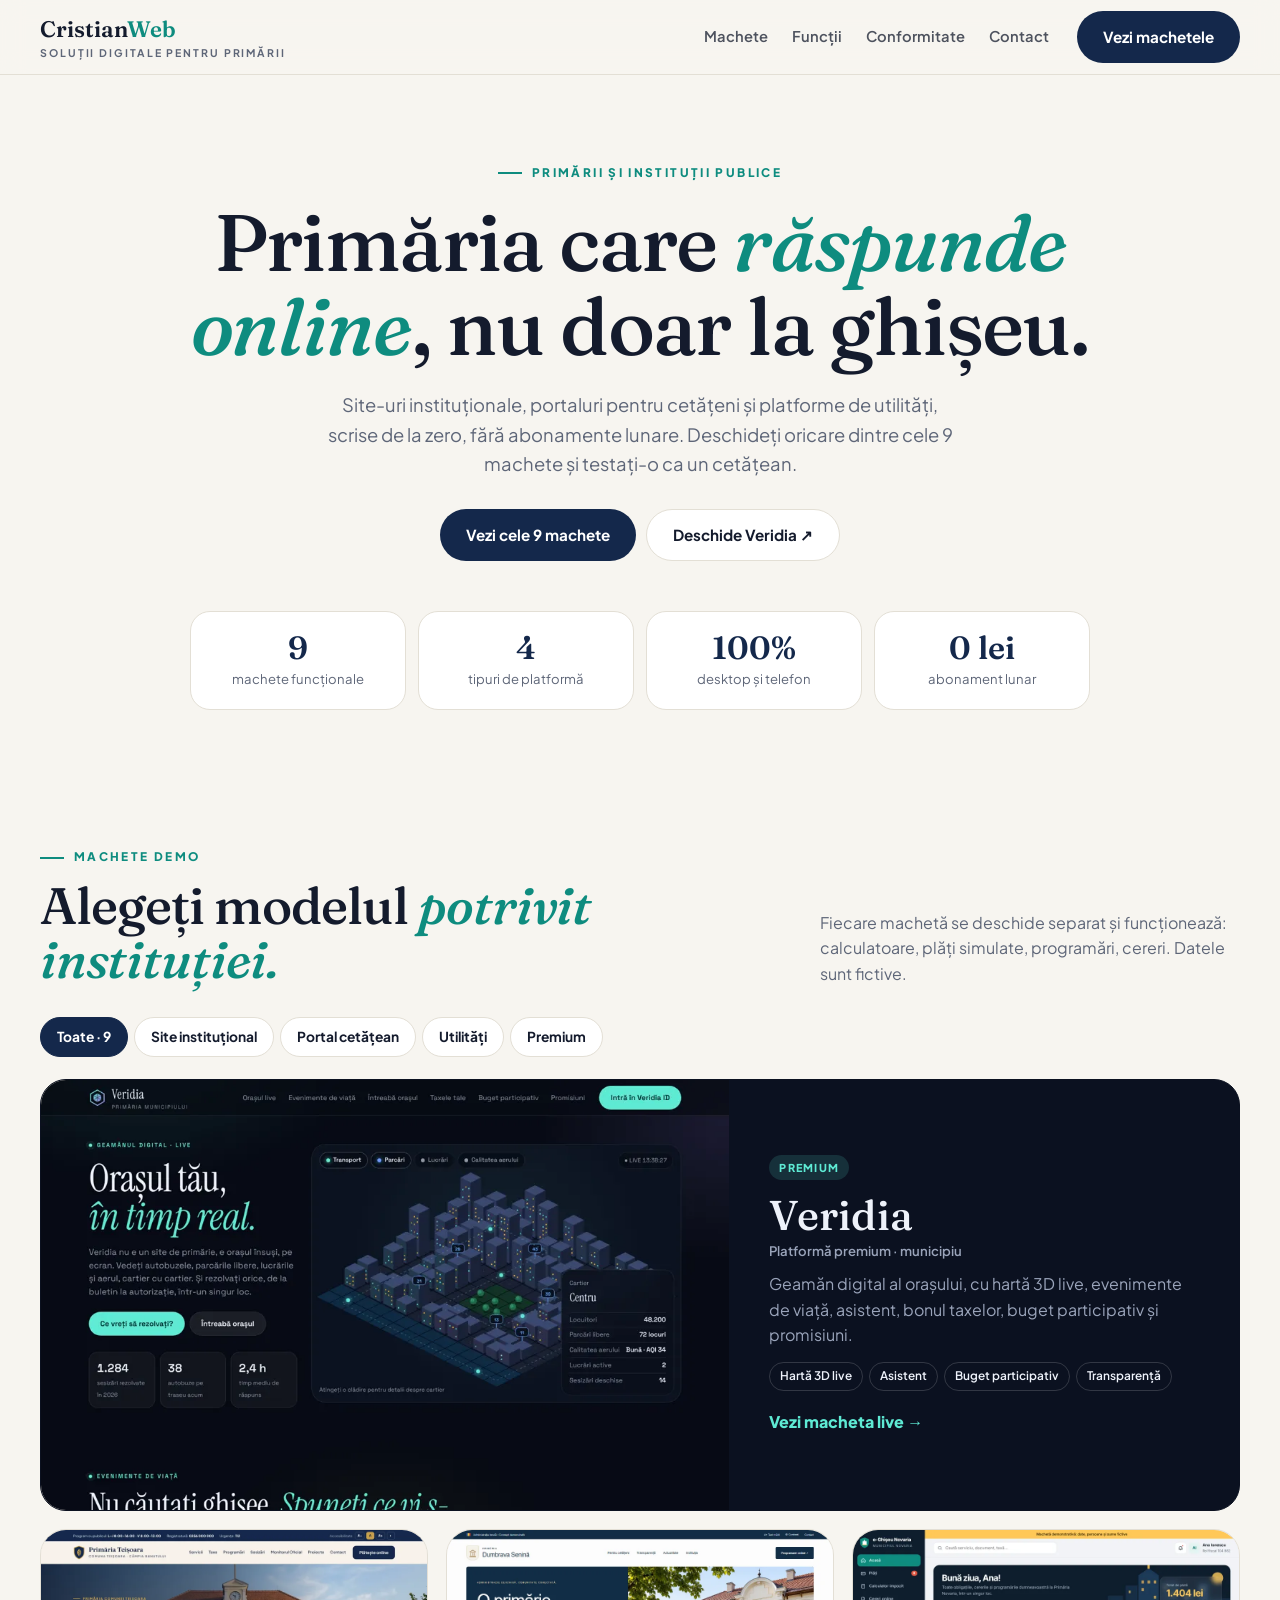
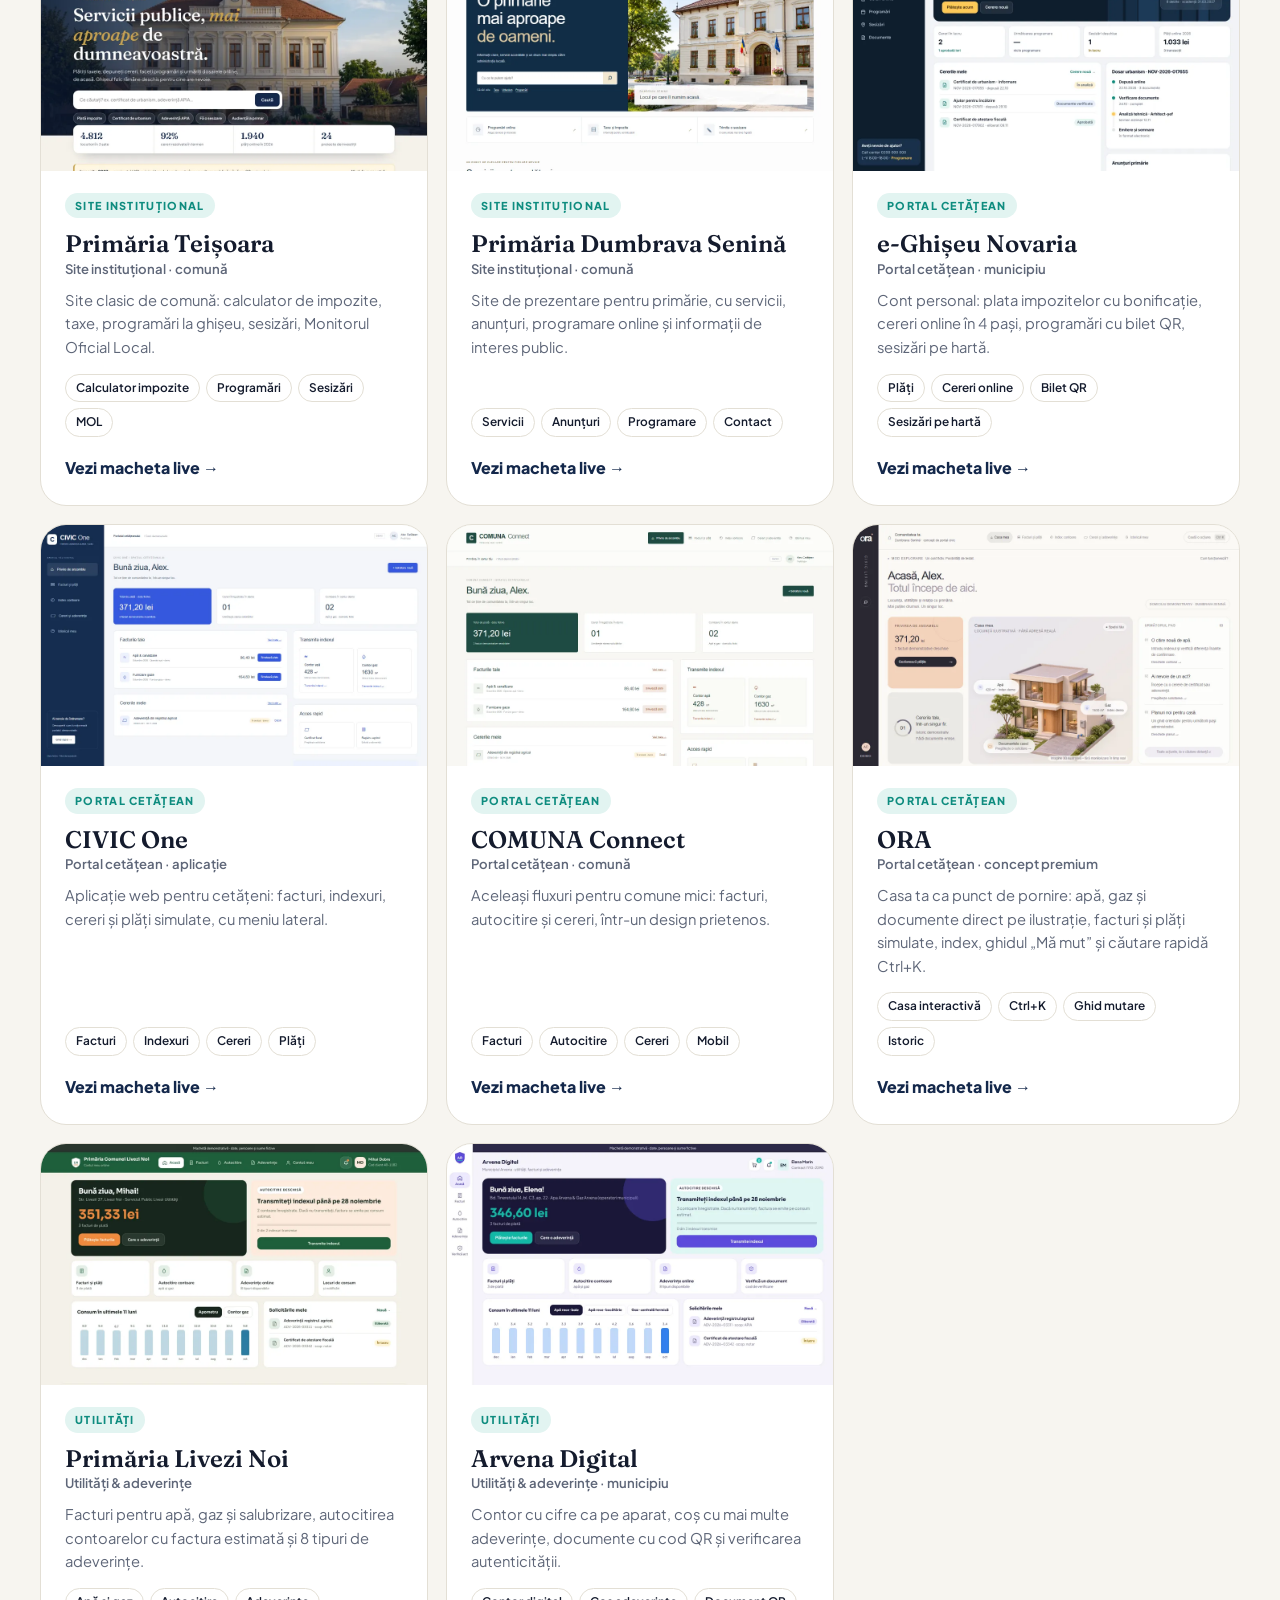
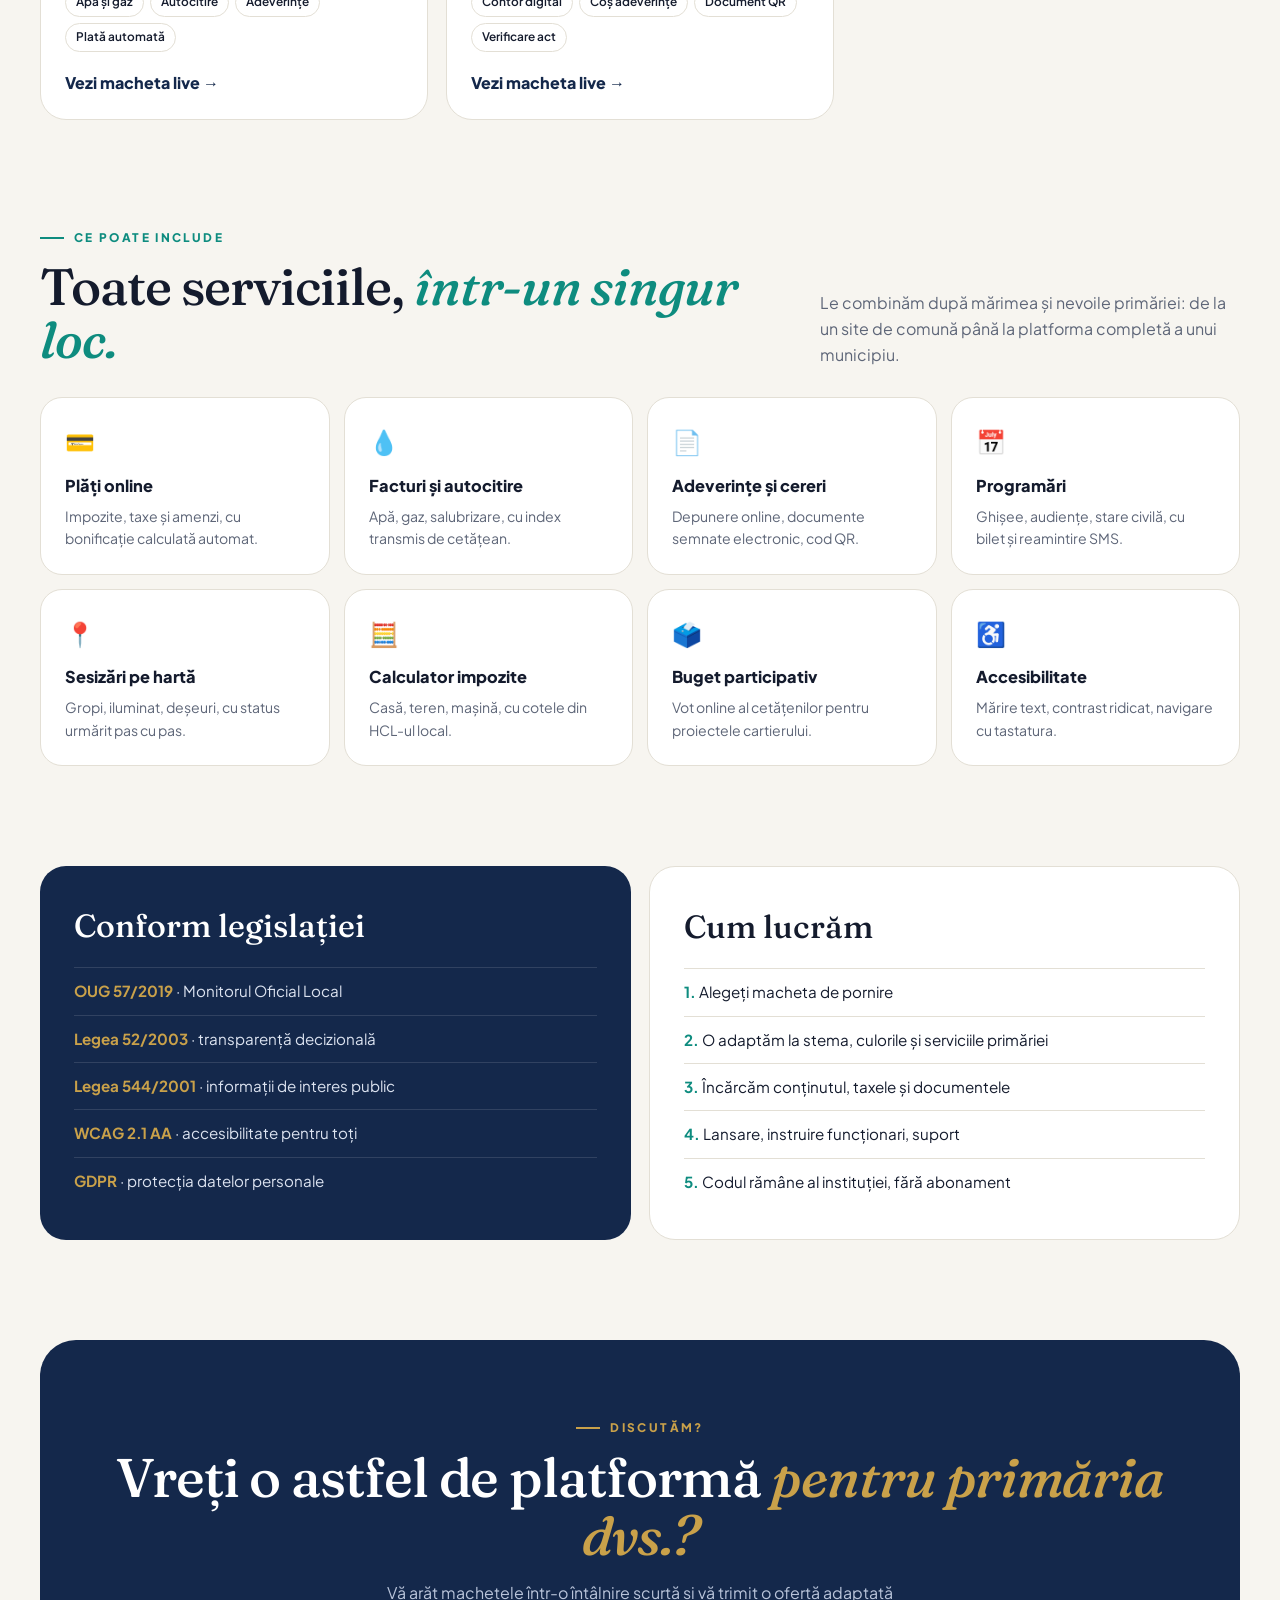
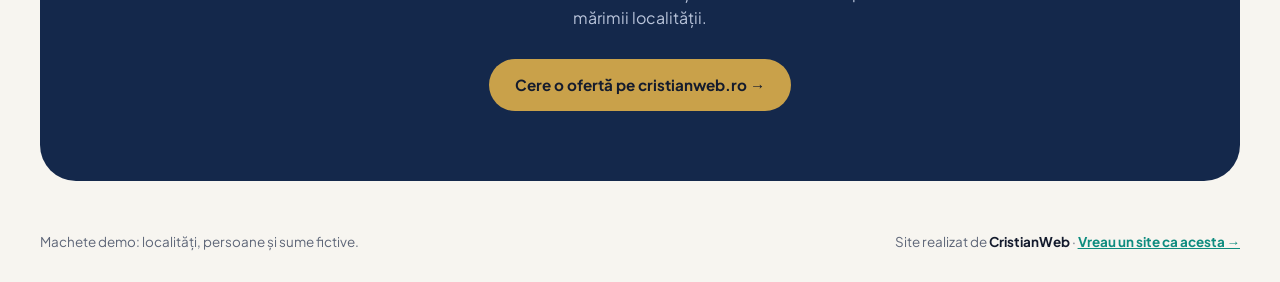
<file: index.html>
<!DOCTYPE html><html lang="ro"><head><meta charset="utf-8"><meta name="viewport" content="width=device-width,initial-scale=1"><meta name="robots" content="noindex,nofollow"><title>Machete pentru primării — CristianWeb</title><meta name="description" content="9 machete demo pentru primării: site-uri instituționale, portaluri cetățean, utilități și o platformă premium."><style>@font-face{font-family:'Fra';font-style:normal;font-weight:500;font-display:swap;src:url([data-uri]) format('woff2');unicode-range:U+0100-02BA,U+02BD-02C5,U+02C7-02CC,U+02CE-02D7,U+02DD-02FF,U+0304,U+0308,U+0329,U+1D00-1DBF,U+1E00-1E9F,U+1EF2-1EFF,U+2020,U+20A0-20AB,U+20AD-20C0,U+2113,U+2C60-2C7F,U+A720-A7FF;}
@font-face{font-family:'Fra';font-style:normal;font-weight:500;font-display:swap;src:url([data-uri]) format('woff2');unicode-range:U+0000-00FF,U+0131,U+0152-0153,U+02BB-02BC,U+02C6,U+02DA,U+02DC,U+0304,U+0308,U+0329,U+2000-206F,U+20AC,U+2122,U+2191,U+2193,U+2212,U+2215,U+FEFF,U+FFFD;}
@font-face{font-family:'Fra';font-style:normal;font-weight:600;font-display:swap;src:url([data-uri]) format('woff2');unicode-range:U+0100-02BA,U+02BD-02C5,U+02C7-02CC,U+02CE-02D7,U+02DD-02FF,U+0304,U+0308,U+0329,U+1D00-1DBF,U+1E00-1E9F,U+1EF2-1EFF,U+2020,U+20A0-20AB,U+20AD-20C0,U+2113,U+2C60-2C7F,U+A720-A7FF;}
@font-face{font-family:'Fra';font-style:normal;font-weight:600;font-display:swap;src:url([data-uri]) format('woff2');unicode-range:U+0000-00FF,U+0131,U+0152-0153,U+02BB-02BC,U+02C6,U+02DA,U+02DC,U+0304,U+0308,U+0329,U+2000-206F,U+20AC,U+2122,U+2191,U+2193,U+2212,U+2215,U+FEFF,U+FFFD;}
@font-face{font-family:'Fra';font-style:italic;font-weight:500;font-display:swap;src:url([data-uri]) format('woff2');unicode-range:U+0100-02BA,U+02BD-02C5,U+02C7-02CC,U+02CE-02D7,U+02DD-02FF,U+0304,U+0308,U+0329,U+1D00-1DBF,U+1E00-1E9F,U+1EF2-1EFF,U+2020,U+20A0-20AB,U+20AD-20C0,U+2113,U+2C60-2C7F,U+A720-A7FF;}
@font-face{font-family:'Fra';font-style:italic;font-weight:500;font-display:swap;src:url([data-uri]) format('woff2');unicode-range:U+0000-00FF,U+0131,U+0152-0153,U+02BB-02BC,U+02C6,U+02DA,U+02DC,U+0304,U+0308,U+0329,U+2000-206F,U+20AC,U+2122,U+2191,U+2193,U+2212,U+2215,U+FEFF,U+FFFD;}
@font-face{font-family:'PJ';font-style:normal;font-weight:400;font-display:swap;src:url([data-uri]) format('woff2');unicode-range:U+0100-02BA,U+02BD-02C5,U+02C7-02CC,U+02CE-02D7,U+02DD-02FF,U+0304,U+0308,U+0329,U+1D00-1DBF,U+1E00-1E9F,U+1EF2-1EFF,U+2020,U+20A0-20AB,U+20AD-20C0,U+2113,U+2C60-2C7F,U+A720-A7FF;}
@font-face{font-family:'PJ';font-style:normal;font-weight:400;font-display:swap;src:url([data-uri]) format('woff2');unicode-range:U+0000-00FF,U+0131,U+0152-0153,U+02BB-02BC,U+02C6,U+02DA,U+02DC,U+0304,U+0308,U+0329,U+2000-206F,U+20AC,U+2122,U+2191,U+2193,U+2212,U+2215,U+FEFF,U+FFFD;}
@font-face{font-family:'PJ';font-style:normal;font-weight:500;font-display:swap;src:url([data-uri]) format('woff2');unicode-range:U+0100-02BA,U+02BD-02C5,U+02C7-02CC,U+02CE-02D7,U+02DD-02FF,U+0304,U+0308,U+0329,U+1D00-1DBF,U+1E00-1E9F,U+1EF2-1EFF,U+2020,U+20A0-20AB,U+20AD-20C0,U+2113,U+2C60-2C7F,U+A720-A7FF;}
@font-face{font-family:'PJ';font-style:normal;font-weight:500;font-display:swap;src:url([data-uri]) format('woff2');unicode-range:U+0000-00FF,U+0131,U+0152-0153,U+02BB-02BC,U+02C6,U+02DA,U+02DC,U+0304,U+0308,U+0329,U+2000-206F,U+20AC,U+2122,U+2191,U+2193,U+2212,U+2215,U+FEFF,U+FFFD;}
@font-face{font-family:'PJ';font-style:normal;font-weight:600;font-display:swap;src:url([data-uri]) format('woff2');unicode-range:U+0100-02BA,U+02BD-02C5,U+02C7-02CC,U+02CE-02D7,U+02DD-02FF,U+0304,U+0308,U+0329,U+1D00-1DBF,U+1E00-1E9F,U+1EF2-1EFF,U+2020,U+20A0-20AB,U+20AD-20C0,U+2113,U+2C60-2C7F,U+A720-A7FF;}
@font-face{font-family:'PJ';font-style:normal;font-weight:600;font-display:swap;src:url([data-uri]) format('woff2');unicode-range:U+0000-00FF,U+0131,U+0152-0153,U+02BB-02BC,U+02C6,U+02DA,U+02DC,U+0304,U+0308,U+0329,U+2000-206F,U+20AC,U+2122,U+2191,U+2193,U+2212,U+2215,U+FEFF,U+FFFD;}
@font-face{font-family:'PJ';font-style:normal;font-weight:700;font-display:swap;src:url([data-uri]) format('woff2');unicode-range:U+0100-02BA,U+02BD-02C5,U+02C7-02CC,U+02CE-02D7,U+02DD-02FF,U+0304,U+0308,U+0329,U+1D00-1DBF,U+1E00-1E9F,U+1EF2-1EFF,U+2020,U+20A0-20AB,U+20AD-20C0,U+2113,U+2C60-2C7F,U+A720-A7FF;}
@font-face{font-family:'PJ';font-style:normal;font-weight:700;font-display:swap;src:url([data-uri]) format('woff2');unicode-range:U+0000-00FF,U+0131,U+0152-0153,U+02BB-02BC,U+02C6,U+02DA,U+02DC,U+0304,U+0308,U+0329,U+2000-206F,U+20AC,U+2122,U+2191,U+2193,U+2212,U+2215,U+FEFF,U+FFFD;}
@font-face{font-family:'PJ';font-style:normal;font-weight:800;font-display:swap;src:url([data-uri]) format('woff2');unicode-range:U+0100-02BA,U+02BD-02C5,U+02C7-02CC,U+02CE-02D7,U+02DD-02FF,U+0304,U+0308,U+0329,U+1D00-1DBF,U+1E00-1E9F,U+1EF2-1EFF,U+2020,U+20A0-20AB,U+20AD-20C0,U+2113,U+2C60-2C7F,U+A720-A7FF;}
@font-face{font-family:'PJ';font-style:normal;font-weight:800;font-display:swap;src:url([data-uri]) format('woff2');unicode-range:U+0000-00FF,U+0131,U+0152-0153,U+02BB-02BC,U+02C6,U+02DA,U+02DC,U+0304,U+0308,U+0329,U+2000-206F,U+20AC,U+2122,U+2191,U+2193,U+2212,U+2215,U+FEFF,U+FFFD;}

:root{--bg:#F7F5F0;--sf:#fff;--tx:#141B2D;--mu:#5E6678;--ln:#E3DFD5;--nv:#14284B;--ac:#0E8C7F;--acl:#E2F4F1;--go:#C9A14A}
*,*::before,*::after{box-sizing:border-box}html{scroll-behavior:smooth}
body{margin:0;background:var(--bg);color:var(--tx);font-family:PJ,sans-serif;font-size:16px;line-height:1.6;-webkit-font-smoothing:antialiased}
h1,h2,h3,p{margin:0}a{color:inherit}button{font:inherit;cursor:pointer;color:inherit}:focus-visible{outline:3px solid var(--go);outline-offset:2px}
.sf{font-family:Fra,serif;font-weight:500;letter-spacing:-.02em;line-height:1.05}.sf em{font-style:italic;color:var(--ac)}
.wrap{max-width:1280px;margin:0 auto;padding:0 40px}
.ey{display:inline-flex;align-items:center;gap:10px;font-size:.74rem;letter-spacing:.2em;text-transform:uppercase;font-weight:800;color:var(--ac)}.ey::before{content:"";width:24px;height:2px;background:currentColor}
.btn{display:inline-flex;align-items:center;justify-content:center;gap:10px;height:52px;padding:0 26px;border-radius:99px;border:0;font-weight:700;font-size:.95rem;white-space:nowrap;text-decoration:none;transition:.2s}
.btn-n{background:var(--nv);color:#fff}.btn-n:hover{background:#1D3A6B}.btn-o{border:1.5px solid var(--ln);background:var(--sf)}
.nv{position:sticky;top:0;z-index:40;background:rgba(247,245,240,.88);backdrop-filter:blur(12px);border-bottom:1px solid var(--ln)}.nv .wrap{height:74px;display:flex;align-items:center;gap:28px}
.lg{margin-right:auto;text-decoration:none;font-family:Fra,serif;font-weight:600;font-size:1.4rem}.lg span{color:var(--ac)}.lg small{display:block;font-family:PJ;font-size:.66rem;letter-spacing:.18em;text-transform:uppercase;color:var(--mu);font-weight:700;margin-top:-2px}
.lk{display:flex;gap:24px;font-size:.92rem;font-weight:600}.lk a{text-decoration:none;opacity:.75}.lk a:hover{opacity:1}
.hb{display:none;width:46px;height:46px;border-radius:14px;border:1px solid var(--ln);background:var(--sf);flex-direction:column;gap:4px;align-items:center;justify-content:center}.hb i{width:18px;height:2px;background:var(--tx)}
.mm{position:fixed;inset:0;z-index:90;background:var(--nv);color:#fff;display:none;flex-direction:column;padding:20px 22px 30px}.mm.on{display:flex}.mm .x{align-self:flex-end;width:46px;height:46px;border-radius:50%;border:1px solid rgba(255,255,255,.3);background:none;color:#fff;font-size:1.2rem}
.mm nav{display:flex;flex-direction:column;margin-top:20px}.mm nav a{font-family:Fra,serif;font-size:2.2rem;text-decoration:none;padding:8px 0;border-bottom:1px solid rgba(255,255,255,.14)}.mm .btn{margin-top:auto;background:var(--go);color:var(--tx)}
.hero{padding:80px 0 30px;text-align:center}.hero h1{font-size:5rem;max-width:1000px;margin:18px auto 22px}.hero p{font-size:1.15rem;color:var(--mu);max-width:640px;margin:0 auto}
.hero .b{display:flex;gap:10px;justify-content:center;flex-wrap:wrap;margin-top:30px}
.st{display:grid;grid-template-columns:repeat(4,minmax(0,1fr));gap:12px;max-width:900px;margin:50px auto 0}.st div{background:var(--sf);border:1px solid var(--ln);border-radius:20px;padding:18px}.st b{display:block;font-family:Fra,serif;font-size:2rem;color:var(--nv);line-height:1.1}.st span{font-size:.82rem;color:var(--mu)}
section{padding:100px 0 0}.sh{display:flex;justify-content:space-between;align-items:flex-end;gap:40px;margin-bottom:30px}.sh h2{font-size:3.2rem;margin-top:12px;max-width:720px}.sh p{color:var(--mu);max-width:420px}
.flt{display:flex;gap:6px;flex-wrap:wrap;margin-bottom:22px}.flt button{height:40px;padding:0 16px;border-radius:99px;border:1.5px solid var(--ln);background:var(--sf);font-weight:700;font-size:.86rem}.flt button.on{background:var(--nv);border-color:var(--nv);color:#fff}
.gr{display:grid;grid-template-columns:repeat(3,minmax(0,1fr));gap:18px}
.cd{background:var(--sf);border:1px solid var(--ln);border-radius:26px;overflow:hidden;display:flex;flex-direction:column;transition:.25s}.cd:hover{transform:translateY(-4px);box-shadow:0 30px 60px -36px rgba(20,40,75,.45)}
.cd .sh{display:block;position:relative;margin:0;aspect-ratio:1.6;overflow:hidden;background:#E9E5DA}.cd img{width:100%;height:100%;object-fit:cover;object-position:top;display:block;transition:transform .6s}.cd:hover img{transform:scale(1.04)}
.cd .op{position:absolute;right:14px;bottom:14px;background:rgba(20,40,75,.9);color:#fff;font-size:.8rem;font-weight:700;padding:8px 14px;border-radius:99px;opacity:0;transition:.25s}.cd:hover .op{opacity:1}
.bd{padding:22px 24px 24px;display:flex;flex-direction:column;flex:1}.ct{align-self:flex-start;font-size:.68rem;font-weight:800;letter-spacing:.12em;text-transform:uppercase;background:var(--acl);color:var(--ac);border-radius:99px;padding:4px 10px;margin-bottom:12px}
.bd h3{font-family:Fra,serif;font-weight:600;font-size:1.5rem;line-height:1.15}.bd small{color:var(--mu);font-size:.82rem;font-weight:600}.bd p{color:var(--mu);font-size:.92rem;margin-top:10px;flex:1}
.tg{display:flex;flex-wrap:wrap;gap:6px;margin-top:14px}.tg span{font-size:.74rem;font-weight:600;border:1px solid var(--ln);border-radius:99px;padding:4px 10px}
.ln{margin-top:18px;font-weight:800;color:var(--nv);text-decoration:none}.ln:hover{color:var(--ac)}
.cd.big{grid-column:1/-1;display:grid;grid-template-columns:minmax(0,1.35fr) minmax(0,1fr);background:#0B1120;color:#EEF2FA;border-color:#0B1120}
.cd.big .sh{aspect-ratio:auto;min-height:420px}.cd.big .bd{padding:40px;justify-content:center}.cd.big .ct{background:rgba(94,234,212,.14);color:#5EEAD4}.cd.big h3{font-size:2.6rem;font-weight:500}.cd.big small,.cd.big p{color:#9AA4BA}.cd.big p{flex:none;font-size:1rem}
.cd.big .tg span{border-color:rgba(255,255,255,.16)}.cd.big .ln{color:#5EEAD4}.cd.hide{display:none}
.ft{display:grid;grid-template-columns:repeat(4,minmax(0,1fr));gap:14px}.ft div{background:var(--sf);border:1px solid var(--ln);border-radius:22px;padding:24px}.ft i{font-style:normal;font-size:1.5rem}.ft h3{font-size:1.02rem;font-weight:800;margin:12px 0 6px}.ft p{font-size:.88rem;color:var(--mu)}
.lw{display:grid;grid-template-columns:minmax(0,1fr) minmax(0,1fr);gap:18px}.lw div{background:var(--nv);color:#DCE3F0;border-radius:26px;padding:34px}.lw h3{font-family:Fra,serif;font-size:2rem;color:#fff;margin-bottom:16px;font-weight:500}
.lw ul{list-style:none;padding:0;margin:0}.lw li{padding:11px 0;border-top:1px solid rgba(255,255,255,.12);font-size:.95rem}.lw li b{color:var(--go)}
.lw div:last-child{background:var(--sf);color:var(--tx);border:1px solid var(--ln)}.lw div:last-child h3{color:var(--tx)}.lw div:last-child li{border-color:var(--ln)}.lw div:last-child li b{color:var(--ac)}
.cta{margin:100px 0 0;background:var(--nv);color:#fff;border-radius:36px;padding:70px 40px;text-align:center}.cta h2{font-size:3.4rem}.cta h2 em{color:var(--go)}.cta p{color:#B9C4DA;max-width:560px;margin:16px auto 28px}.cta .btn{background:var(--go);color:var(--tx)}
footer{padding:50px 0 30px;font-size:.84rem;color:var(--mu)}footer .wrap{display:flex;justify-content:space-between;gap:16px;flex-wrap:wrap}footer b{color:var(--tx)}footer a{color:var(--ac);font-weight:700}
@media(max-width:1100px){.gr{grid-template-columns:repeat(2,minmax(0,1fr))}.ft{grid-template-columns:repeat(2,minmax(0,1fr))}.cd.big{grid-template-columns:minmax(0,1fr)}.cd.big .sh{min-height:0;aspect-ratio:1.6}}
@media(max-width:980px){.wrap{padding:0 16px}.lk,.nv .btn{display:none}.hb{display:flex}.nv .wrap{height:64px}
.hero{padding:50px 0 10px}.hero h1{font-size:2.7rem}.hero p{font-size:1rem}.st{grid-template-columns:repeat(2,minmax(0,1fr));margin-top:34px}.st b{font-size:1.6rem}
section{padding-top:70px}.sh{flex-direction:column;align-items:flex-start;gap:10px}.sh h2{font-size:2.3rem}
.gr,.ft,.lw{grid-template-columns:minmax(0,1fr)}.cd.big .bd{padding:24px}.cd.big h3{font-size:2rem}.cd .op{opacity:1}.lw div{padding:24px}
.cta{padding:48px 20px;margin-top:70px;border-radius:26px}.cta h2{font-size:2.3rem}}
</style></head><body><header class="nv"><div class="wrap"><a class="lg" href="#">Cristian<span>Web</span><small>Soluții digitale pentru primării</small></a>
<nav class="lk"><a href="#machete">Machete</a><a href="#functii">Funcții</a><a href="#conformitate">Conformitate</a><a href="#contact">Contact</a></nav>
<a class="btn btn-n" href="#machete">Vezi machetele</a><button class="hb" id="hb" aria-label="Meniu"><i></i><i></i><i></i></button></div></header>
<div class="mm" id="mm"><button class="x" id="mx" aria-label="Închide">✕</button><nav><a href="#machete">Machete</a><a href="#functii">Funcții</a><a href="#conformitate">Conformitate</a><a href="#contact">Contact</a></nav><a class="btn" href="https://cristianweb.ro" target="_blank" rel="noopener">Cere o ofertă</a></div>
<main><div class="hero"><div class="wrap"><span class="ey">Primării și instituții publice</span><h1 class="sf">Primăria care <em>răspunde online</em>, nu doar la ghișeu.</h1>
<p>Site-uri instituționale, portaluri pentru cetățeni și platforme de utilități, scrise de la zero, fără abonamente lunare. Deschideți oricare dintre cele 9 machete și testați-o ca un cetățean.</p>
<div class="b"><a class="btn btn-n" href="#machete">Vezi cele 9 machete</a><a class="btn btn-o" href="veridia/" target="_blank" rel="noopener">Deschide Veridia ↗</a></div>
<div class="st"><div><b>9</b><span>machete funcționale</span></div><div><b>4</b><span>tipuri de platformă</span></div><div><b>100%</b><span>desktop și telefon</span></div><div><b>0 lei</b><span>abonament lunar</span></div></div></div></div>

<section id="machete"><div class="wrap"><div class="sh"><div><span class="ey">Machete demo</span><h2 class="sf">Alegeți modelul <em>potrivit instituției.</em></h2></div><p>Fiecare machetă se deschide separat și funcționează: calculatoare, plăți simulate, programări, cereri. Datele sunt fictive.</p></div>
<div class="flt" id="flt"><button class="on" data-f="all">Toate · 9</button><button data-f="site">Site instituțional</button><button data-f="app">Portal cetățean</button><button data-f="util">Utilități</button><button data-f="prem">Premium</button></div>
<div class="gr" id="gr"><article class="cd big" data-c="prem"><a class="sh" href="veridia/" target="_blank" rel="noopener"><img src="thumbs/veridia.webp" alt="Captură machetă Veridia" loading="lazy" width="960" height="600"><span class="op">Deschide demo ↗</span></a>
<div class="bd"><span class="ct">Premium</span><h3>Veridia</h3><small>Platformă premium · municipiu</small><p>Geamăn digital al orașului, cu hartă 3D live, evenimente de viață, asistent, bonul taxelor, buget participativ și promisiuni.</p><div class="tg"><span>Hartă 3D live</span><span>Asistent</span><span>Buget participativ</span><span>Transparență</span></div><a class="ln" href="veridia/" target="_blank" rel="noopener">Vezi macheta live →</a></div></article><article class="cd" data-c="site"><a class="sh" href="teisoara/" target="_blank" rel="noopener"><img src="thumbs/teisoara.webp" alt="Captură machetă Primăria Teișoara" loading="lazy" width="960" height="600"><span class="op">Deschide demo ↗</span></a>
<div class="bd"><span class="ct">Site instituțional</span><h3>Primăria Teișoara</h3><small>Site instituțional · comună</small><p>Site clasic de comună: calculator de impozite, taxe, programări la ghișeu, sesizări, Monitorul Oficial Local.</p><div class="tg"><span>Calculator impozite</span><span>Programări</span><span>Sesizări</span><span>MOL</span></div><a class="ln" href="teisoara/" target="_blank" rel="noopener">Vezi macheta live →</a></div></article><article class="cd" data-c="site"><a class="sh" href="dumbrava-senina/" target="_blank" rel="noopener"><img src="thumbs/dumbrava-senina.webp" alt="Captură machetă Primăria Dumbrava Senină" loading="lazy" width="960" height="600"><span class="op">Deschide demo ↗</span></a>
<div class="bd"><span class="ct">Site instituțional</span><h3>Primăria Dumbrava Senină</h3><small>Site instituțional · comună</small><p>Site de prezentare pentru primărie, cu servicii, anunțuri, programare online și informații de interes public.</p><div class="tg"><span>Servicii</span><span>Anunțuri</span><span>Programare</span><span>Contact</span></div><a class="ln" href="dumbrava-senina/" target="_blank" rel="noopener">Vezi macheta live →</a></div></article><article class="cd" data-c="app"><a class="sh" href="novaria/" target="_blank" rel="noopener"><img src="thumbs/novaria.webp" alt="Captură machetă e-Ghișeu Novaria" loading="lazy" width="960" height="600"><span class="op">Deschide demo ↗</span></a>
<div class="bd"><span class="ct">Portal cetățean</span><h3>e-Ghișeu Novaria</h3><small>Portal cetățean · municipiu</small><p>Cont personal: plata impozitelor cu bonificație, cereri online în 4 pași, programări cu bilet QR, sesizări pe hartă.</p><div class="tg"><span>Plăți</span><span>Cereri online</span><span>Bilet QR</span><span>Sesizări pe hartă</span></div><a class="ln" href="novaria/" target="_blank" rel="noopener">Vezi macheta live →</a></div></article><article class="cd" data-c="app"><a class="sh" href="civic-one/" target="_blank" rel="noopener"><img src="thumbs/civic-one.webp" alt="Captură machetă CIVIC One" loading="lazy" width="960" height="600"><span class="op">Deschide demo ↗</span></a>
<div class="bd"><span class="ct">Portal cetățean</span><h3>CIVIC One</h3><small>Portal cetățean · aplicație</small><p>Aplicație web pentru cetățeni: facturi, indexuri, cereri și plăți simulate, cu meniu lateral.</p><div class="tg"><span>Facturi</span><span>Indexuri</span><span>Cereri</span><span>Plăți</span></div><a class="ln" href="civic-one/" target="_blank" rel="noopener">Vezi macheta live →</a></div></article><article class="cd" data-c="app"><a class="sh" href="comuna-connect/" target="_blank" rel="noopener"><img src="thumbs/comuna-connect.webp" alt="Captură machetă COMUNA Connect" loading="lazy" width="960" height="600"><span class="op">Deschide demo ↗</span></a>
<div class="bd"><span class="ct">Portal cetățean</span><h3>COMUNA Connect</h3><small>Portal cetățean · comună</small><p>Aceleași fluxuri pentru comune mici: facturi, autocitire și cereri, într-un design prietenos.</p><div class="tg"><span>Facturi</span><span>Autocitire</span><span>Cereri</span><span>Mobil</span></div><a class="ln" href="comuna-connect/" target="_blank" rel="noopener">Vezi macheta live →</a></div></article><article class="cd" data-c="app"><a class="sh" href="ora/" target="_blank" rel="noopener"><img src="thumbs/ora.webp" alt="Captură machetă ORA" loading="lazy" width="960" height="600"><span class="op">Deschide demo ↗</span></a><div class="bd"><span class="ct">Portal cetățean</span><h3>ORA</h3><small>Portal cetățean · concept premium</small><p>Casa ta ca punct de pornire: apă, gaz și documente direct pe ilustrație, facturi și plăți simulate, index, ghidul „Mă mut” și căutare rapidă Ctrl+K.</p><div class="tg"><span>Casa interactivă</span><span>Ctrl+K</span><span>Ghid mutare</span><span>Istoric</span></div><a class="ln" href="ora/" target="_blank" rel="noopener">Vezi macheta live →</a></div></article><article class="cd" data-c="util"><a class="sh" href="livezi-noi/" target="_blank" rel="noopener"><img src="thumbs/livezi-noi.webp" alt="Captură machetă Primăria Livezi Noi" loading="lazy" width="960" height="600"><span class="op">Deschide demo ↗</span></a>
<div class="bd"><span class="ct">Utilități</span><h3>Primăria Livezi Noi</h3><small>Utilități & adeverințe</small><p>Facturi pentru apă, gaz și salubrizare, autocitirea contoarelor cu factura estimată și 8 tipuri de adeverințe.</p><div class="tg"><span>Apă și gaz</span><span>Autocitire</span><span>Adeverințe</span><span>Plată automată</span></div><a class="ln" href="livezi-noi/" target="_blank" rel="noopener">Vezi macheta live →</a></div></article><article class="cd" data-c="util"><a class="sh" href="arvena/" target="_blank" rel="noopener"><img src="thumbs/arvena.webp" alt="Captură machetă Arvena Digital" loading="lazy" width="960" height="600"><span class="op">Deschide demo ↗</span></a>
<div class="bd"><span class="ct">Utilități</span><h3>Arvena Digital</h3><small>Utilități & adeverințe · municipiu</small><p>Contor cu cifre ca pe aparat, coș cu mai multe adeverințe, documente cu cod QR și verificarea autenticității.</p><div class="tg"><span>Contor digital</span><span>Coș adeverințe</span><span>Document QR</span><span>Verificare act</span></div><a class="ln" href="arvena/" target="_blank" rel="noopener">Vezi macheta live →</a></div></article></div></div></section>

<section id="functii"><div class="wrap"><div class="sh"><div><span class="ey">Ce poate include</span><h2 class="sf">Toate serviciile, <em>într-un singur loc.</em></h2></div><p>Le combinăm după mărimea și nevoile primăriei: de la un site de comună până la platforma completă a unui municipiu.</p></div>
<div class="ft"><div><i>💳</i><h3>Plăți online</h3><p>Impozite, taxe și amenzi, cu bonificație calculată automat.</p></div><div><i>💧</i><h3>Facturi și autocitire</h3><p>Apă, gaz, salubrizare, cu index transmis de cetățean.</p></div><div><i>📄</i><h3>Adeverințe și cereri</h3><p>Depunere online, documente semnate electronic, cod QR.</p></div><div><i>📅</i><h3>Programări</h3><p>Ghișee, audiențe, stare civilă, cu bilet și reamintire SMS.</p></div><div><i>📍</i><h3>Sesizări pe hartă</h3><p>Gropi, iluminat, deșeuri, cu status urmărit pas cu pas.</p></div><div><i>🧮</i><h3>Calculator impozite</h3><p>Casă, teren, mașină, cu cotele din HCL-ul local.</p></div><div><i>🗳️</i><h3>Buget participativ</h3><p>Vot online al cetățenilor pentru proiectele cartierului.</p></div><div><i>♿</i><h3>Accesibilitate</h3><p>Mărire text, contrast ridicat, navigare cu tastatura.</p></div></div></div></section>

<section id="conformitate"><div class="wrap"><div class="lw"><div><h3>Conform legislației</h3><ul><li><b>OUG 57/2019</b> · Monitorul Oficial Local</li><li><b>Legea 52/2003</b> · transparență decizională</li><li><b>Legea 544/2001</b> · informații de interes public</li><li><b>WCAG 2.1 AA</b> · accesibilitate pentru toți</li><li><b>GDPR</b> · protecția datelor personale</li></ul></div>
<div><h3>Cum lucrăm</h3><ul><li><b>1.</b> Alegeți macheta de pornire</li><li><b>2.</b> O adaptăm la stema, culorile și serviciile primăriei</li><li><b>3.</b> Încărcăm conținutul, taxele și documentele</li><li><b>4.</b> Lansare, instruire funcționari, suport</li><li><b>5.</b> Codul rămâne al instituției, fără abonament</li></ul></div></div>
<div class="cta" id="contact"><span class="ey" style="color:var(--go)">Discutăm?</span><h2 class="sf" style="margin-top:12px">Vreți o astfel de platformă <em>pentru primăria dvs.?</em></h2><p>Vă arăt machetele într-o întâlnire scurtă și vă trimit o ofertă adaptată mărimii localității.</p><a class="btn" href="https://cristianweb.ro" target="_blank" rel="noopener">Cere o ofertă pe cristianweb.ro →</a></div></div></section></main>
<footer><div class="wrap"><span>Machete demo: localități, persoane și sume fictive.</span><span>Site realizat de <b>CristianWeb</b> · <a href="https://cristianweb.ro" target="_blank" rel="noopener">Vreau un site ca acesta →</a></span></div></footer><script>const $=s=>document.querySelector(s),$$=s=>[...document.querySelectorAll(s)];
$('#hb').onclick=()=>$('#mm').classList.add('on');$('#mx').onclick=()=>$('#mm').classList.remove('on');$$('#mm a').forEach(a=>a.onclick=()=>$('#mm').classList.remove('on'));
$$('#flt button').forEach(b=>b.onclick=()=>{$$('#flt button').forEach(x=>x.classList.toggle('on',x===b));$$('.cd').forEach(c=>c.classList.toggle('hide',b.dataset.f!=='all'&&c.dataset.c!==b.dataset.f))});</script></body></html>
</file>
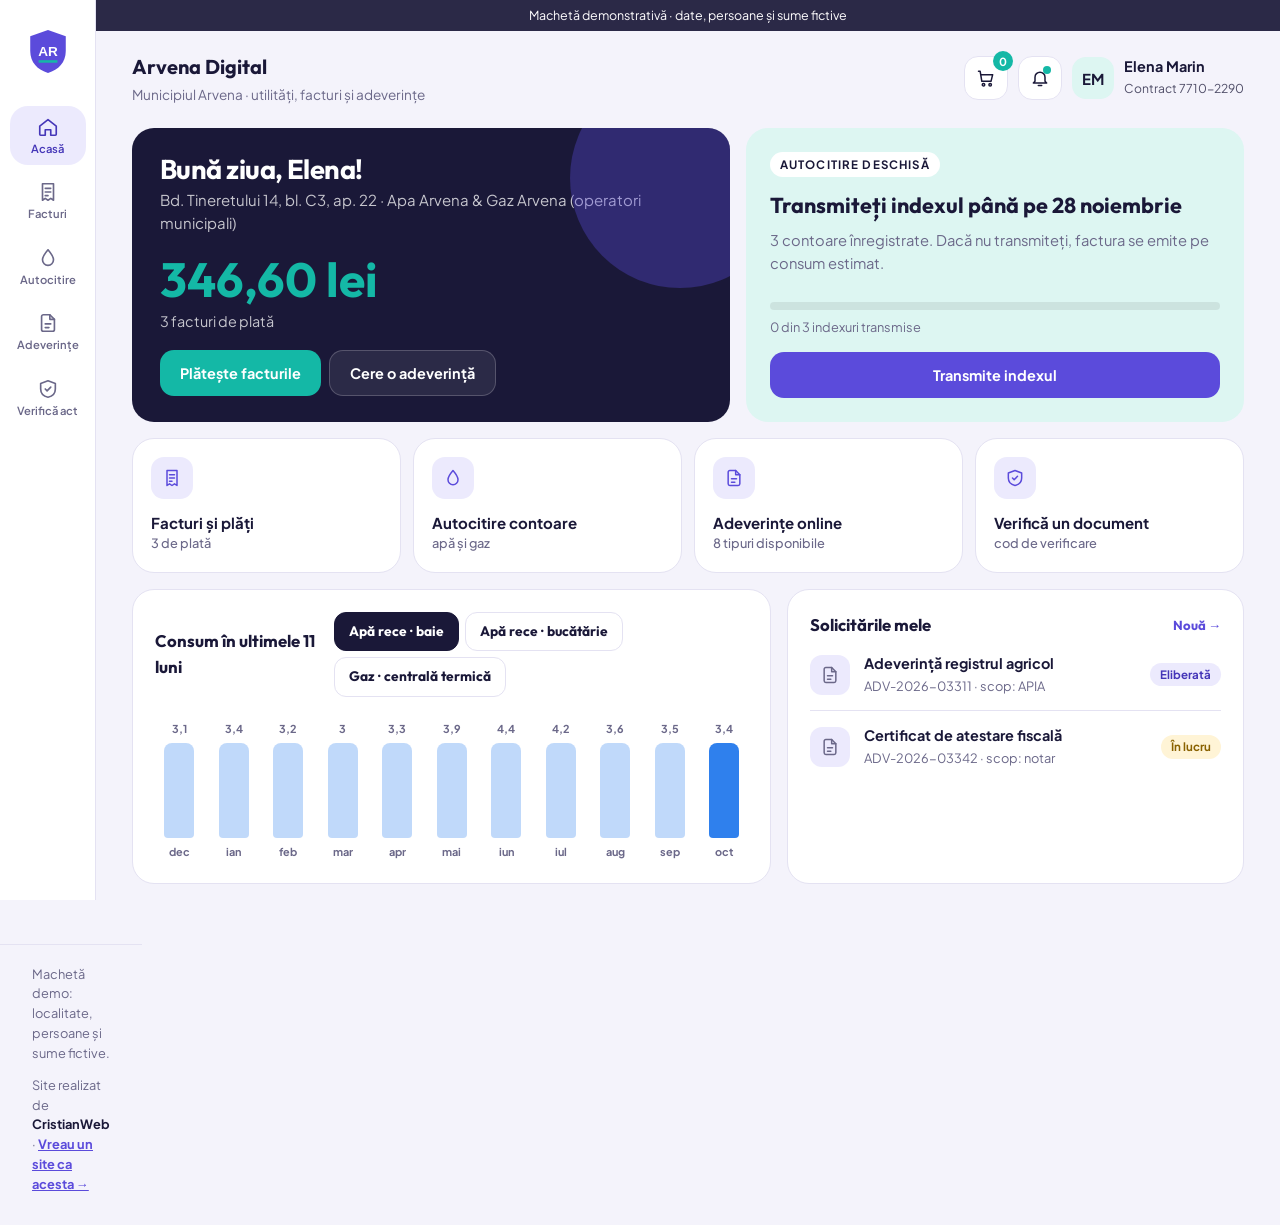
<file: arvena/index.html>
<!DOCTYPE html><html lang="ro"><head><meta charset="utf-8"><meta name="viewport" content="width=device-width,initial-scale=1"><meta name="robots" content="noindex,nofollow"><title>Arvena Digital · Utilități și adeverințe — machetă demo</title><style>@font-face{font-family:'Ou';font-style:normal;font-weight:500;font-display:swap;src:url([data-uri]) format('woff2');unicode-range:U+0100-02BA,U+02BD-02C5,U+02C7-02CC,U+02CE-02D7,U+02DD-02FF,U+0304,U+0308,U+0329,U+1D00-1DBF,U+1E00-1E9F,U+1EF2-1EFF,U+2020,U+20A0-20AB,U+20AD-20C0,U+2113,U+2C60-2C7F,U+A720-A7FF;}
@font-face{font-family:'Ou';font-style:normal;font-weight:500;font-display:swap;src:url([data-uri]) format('woff2');unicode-range:U+0000-00FF,U+0131,U+0152-0153,U+02BB-02BC,U+02C6,U+02DA,U+02DC,U+0304,U+0308,U+0329,U+2000-206F,U+20AC,U+2122,U+2191,U+2193,U+2212,U+2215,U+FEFF,U+FFFD;}
@font-face{font-family:'Ou';font-style:normal;font-weight:600;font-display:swap;src:url([data-uri]) format('woff2');unicode-range:U+0100-02BA,U+02BD-02C5,U+02C7-02CC,U+02CE-02D7,U+02DD-02FF,U+0304,U+0308,U+0329,U+1D00-1DBF,U+1E00-1E9F,U+1EF2-1EFF,U+2020,U+20A0-20AB,U+20AD-20C0,U+2113,U+2C60-2C7F,U+A720-A7FF;}
@font-face{font-family:'Ou';font-style:normal;font-weight:600;font-display:swap;src:url([data-uri]) format('woff2');unicode-range:U+0000-00FF,U+0131,U+0152-0153,U+02BB-02BC,U+02C6,U+02DA,U+02DC,U+0304,U+0308,U+0329,U+2000-206F,U+20AC,U+2122,U+2191,U+2193,U+2212,U+2215,U+FEFF,U+FFFD;}
@font-face{font-family:'Ou';font-style:normal;font-weight:700;font-display:swap;src:url([data-uri]) format('woff2');unicode-range:U+0100-02BA,U+02BD-02C5,U+02C7-02CC,U+02CE-02D7,U+02DD-02FF,U+0304,U+0308,U+0329,U+1D00-1DBF,U+1E00-1E9F,U+1EF2-1EFF,U+2020,U+20A0-20AB,U+20AD-20C0,U+2113,U+2C60-2C7F,U+A720-A7FF;}
@font-face{font-family:'Ou';font-style:normal;font-weight:700;font-display:swap;src:url([data-uri]) format('woff2');unicode-range:U+0000-00FF,U+0131,U+0152-0153,U+02BB-02BC,U+02C6,U+02DA,U+02DC,U+0304,U+0308,U+0329,U+2000-206F,U+20AC,U+2122,U+2191,U+2193,U+2212,U+2215,U+FEFF,U+FFFD;}
@font-face{font-family:'PJ';font-style:normal;font-weight:400;font-display:swap;src:url([data-uri]) format('woff2');unicode-range:U+0100-02BA,U+02BD-02C5,U+02C7-02CC,U+02CE-02D7,U+02DD-02FF,U+0304,U+0308,U+0329,U+1D00-1DBF,U+1E00-1E9F,U+1EF2-1EFF,U+2020,U+20A0-20AB,U+20AD-20C0,U+2113,U+2C60-2C7F,U+A720-A7FF;}
@font-face{font-family:'PJ';font-style:normal;font-weight:400;font-display:swap;src:url([data-uri]) format('woff2');unicode-range:U+0000-00FF,U+0131,U+0152-0153,U+02BB-02BC,U+02C6,U+02DA,U+02DC,U+0304,U+0308,U+0329,U+2000-206F,U+20AC,U+2122,U+2191,U+2193,U+2212,U+2215,U+FEFF,U+FFFD;}
@font-face{font-family:'PJ';font-style:normal;font-weight:500;font-display:swap;src:url([data-uri]) format('woff2');unicode-range:U+0100-02BA,U+02BD-02C5,U+02C7-02CC,U+02CE-02D7,U+02DD-02FF,U+0304,U+0308,U+0329,U+1D00-1DBF,U+1E00-1E9F,U+1EF2-1EFF,U+2020,U+20A0-20AB,U+20AD-20C0,U+2113,U+2C60-2C7F,U+A720-A7FF;}
@font-face{font-family:'PJ';font-style:normal;font-weight:500;font-display:swap;src:url([data-uri]) format('woff2');unicode-range:U+0000-00FF,U+0131,U+0152-0153,U+02BB-02BC,U+02C6,U+02DA,U+02DC,U+0304,U+0308,U+0329,U+2000-206F,U+20AC,U+2122,U+2191,U+2193,U+2212,U+2215,U+FEFF,U+FFFD;}
@font-face{font-family:'PJ';font-style:normal;font-weight:600;font-display:swap;src:url([data-uri]) format('woff2');unicode-range:U+0100-02BA,U+02BD-02C5,U+02C7-02CC,U+02CE-02D7,U+02DD-02FF,U+0304,U+0308,U+0329,U+1D00-1DBF,U+1E00-1E9F,U+1EF2-1EFF,U+2020,U+20A0-20AB,U+20AD-20C0,U+2113,U+2C60-2C7F,U+A720-A7FF;}
@font-face{font-family:'PJ';font-style:normal;font-weight:600;font-display:swap;src:url([data-uri]) format('woff2');unicode-range:U+0000-00FF,U+0131,U+0152-0153,U+02BB-02BC,U+02C6,U+02DA,U+02DC,U+0304,U+0308,U+0329,U+2000-206F,U+20AC,U+2122,U+2191,U+2193,U+2212,U+2215,U+FEFF,U+FFFD;}
@font-face{font-family:'PJ';font-style:normal;font-weight:700;font-display:swap;src:url([data-uri]) format('woff2');unicode-range:U+0100-02BA,U+02BD-02C5,U+02C7-02CC,U+02CE-02D7,U+02DD-02FF,U+0304,U+0308,U+0329,U+1D00-1DBF,U+1E00-1E9F,U+1EF2-1EFF,U+2020,U+20A0-20AB,U+20AD-20C0,U+2113,U+2C60-2C7F,U+A720-A7FF;}
@font-face{font-family:'PJ';font-style:normal;font-weight:700;font-display:swap;src:url([data-uri]) format('woff2');unicode-range:U+0000-00FF,U+0131,U+0152-0153,U+02BB-02BC,U+02C6,U+02DA,U+02DC,U+0304,U+0308,U+0329,U+2000-206F,U+20AC,U+2122,U+2191,U+2193,U+2212,U+2215,U+FEFF,U+FFFD;}

:root{--bg:#F4F3FB;--sf:#FFFFFF;--tx:#1A1838;--mu:#6B6889;--ln:#E4E2F2;--ac:#5B4BDB;--ac2:#4536B8;--acl:#ECEAFD;--hi:#14B8A6;--hil:#DDF6F2;--dk:#1A1838;--w:#2F80ED;--g:#F2994A;--r:22px}
*,*::before,*::after{box-sizing:border-box}html{scroll-behavior:smooth}
body{margin:0;background:var(--bg);color:var(--tx);font-family:PJ,sans-serif;font-size:15px;line-height:1.55;-webkit-font-smoothing:antialiased}
h1,h2,h3,h4,p{margin:0}button,input,select,textarea{font:inherit;color:inherit}button{cursor:pointer}a{color:inherit}:focus-visible{outline:3px solid var(--hi);outline-offset:2px}
.hf{font-family:Ou,sans-serif;font-weight:700;letter-spacing:-.02em;line-height:1.12}
.demo{background:var(--dk);color:#fff;font-size:.78rem;text-align:center;padding:6px 12px;opacity:.92}

.app{display:grid;grid-template-columns:96px minmax(0,1fr);min-height:100vh}
.rl{position:sticky;top:0;height:100vh;background:var(--sf);border-right:1px solid var(--ln);display:flex;flex-direction:column;align-items:center;padding:18px 0;gap:6px}
.rl .lg svg{width:42px;height:46px}.rl .lg{margin-bottom:16px}
.rl a{width:76px;display:flex;flex-direction:column;align-items:center;gap:4px;padding:10px 0;border-radius:18px;text-decoration:none;font-size:.7rem;font-weight:600;color:var(--mu);text-align:center;line-height:1.2}
.rl a:hover{color:var(--ac)}.rl a.on{background:var(--acl);color:var(--ac2)}
.mn{min-width:0}.tb{display:flex;align-items:center;gap:14px;padding:20px 36px 0}.tb .t b{display:block;font-family:Ou;font-size:1.25rem}.tb .t span{color:var(--mu);font-size:.85rem}
.tb .r{margin-left:auto;display:flex;gap:10px;align-items:center}
.ct{padding:22px 36px 60px;max-width:1360px}

.ib{position:relative;width:44px;height:44px;border-radius:14px;border:1px solid var(--ln);background:var(--sf);display:grid;place-items:center}.ib i{position:absolute;top:9px;right:10px;width:8px;height:8px;border-radius:50%;background:var(--hi)}.ib b{position:absolute;top:-6px;right:-6px;min-width:20px;height:20px;border-radius:10px;background:var(--hi);color:#fff;font-size:.7rem;display:grid;place-items:center;padding:0 5px}
.av{display:flex;align-items:center;gap:10px}.av i{width:42px;height:42px;border-radius:14px;background:var(--hil);color:var(--tx);display:grid;place-items:center;font-style:normal;font-weight:800}.av b{display:block;font-size:.9rem;line-height:1.2}.av span{font-size:.76rem;opacity:.75}
.btn{display:inline-flex;align-items:center;justify-content:center;gap:8px;height:46px;padding:0 20px;border-radius:14px;border:0;font-weight:700;font-size:.9rem;white-space:nowrap;text-decoration:none;transition:.15s}
.btn-a{background:var(--ac);color:#fff}.btn-a:hover{background:var(--ac2)}.btn-h{background:var(--hi);color:#fff}.btn-o{background:var(--sf);border:1.5px solid var(--ln)}.btn-d{background:var(--dk);color:#fff}.btn:disabled{opacity:.45;cursor:not-allowed}
.vw{display:none}.vw.on{display:block;animation:f .25s}@keyframes f{from{opacity:0;transform:translateY(6px)}}
.ph{display:flex;justify-content:space-between;align-items:flex-end;gap:20px;margin-bottom:20px}.ph h1{font-size:1.85rem}.ph p{color:var(--mu);margin-top:4px;max-width:640px}
.card{background:var(--sf);border:1px solid var(--ln);border-radius:var(--r);padding:22px}.card>h3{font-family:Ou;font-size:1.05rem;margin-bottom:14px;display:flex;justify-content:space-between;align-items:center;gap:10px}.card>h3 a{font-size:.82rem;color:var(--ac);text-decoration:none}
.g2{display:grid;grid-template-columns:minmax(0,1.4fr) minmax(0,1fr);gap:16px}.g2>*{min-width:0}.g3{display:grid;grid-template-columns:repeat(3,minmax(0,1fr));gap:14px}.stk{display:grid;gap:16px;align-content:start}
.hero{display:grid;grid-template-columns:minmax(0,1.2fr) minmax(0,1fr);gap:16px;margin-bottom:16px}
.due{background:var(--dk);color:#fff;border-radius:var(--r);padding:26px 28px;position:relative;overflow:hidden}.due h1{font-size:1.7rem}.due p{opacity:.75;margin-top:4px}
.due .t{font-family:Ou;font-weight:700;font-size:3rem;line-height:1;margin:20px 0 6px;color:var(--hi)}.due .b{display:flex;gap:8px;flex-wrap:wrap;margin-top:18px}.due .btn-o{background:rgba(255,255,255,.08);border-color:rgba(255,255,255,.2);color:#fff}
.due::after{content:"";position:absolute;right:-60px;top:-60px;width:220px;height:220px;border-radius:50%;background:var(--ac);opacity:.35}
.win{background:var(--hil);border-radius:var(--r);padding:24px;display:flex;flex-direction:column}.win .tg{align-self:flex-start;font-size:.72rem;font-weight:800;letter-spacing:.1em;text-transform:uppercase;background:var(--sf);border-radius:99px;padding:4px 10px;color:var(--tx)}
.win h3{font-family:Ou;font-size:1.35rem;margin:12px 0 6px}.win p{color:var(--mu);font-size:.92rem;flex:1}.win .pr{height:8px;border-radius:8px;background:rgba(0,0,0,.08);margin:16px 0 8px;overflow:hidden}.win .pr i{display:block;height:100%;background:var(--hi);border-radius:8px}.win small{font-size:.8rem;color:var(--mu);margin-bottom:14px}
.qa{display:grid;grid-template-columns:repeat(4,minmax(0,1fr));gap:12px;margin-bottom:16px}.qa a{background:var(--sf);border:1px solid var(--ln);border-radius:var(--r);padding:18px;text-decoration:none;display:flex;flex-direction:column;gap:12px;font-weight:700;transition:.2s}.qa a:hover{border-color:var(--ac);transform:translateY(-2px)}
.qa a span{width:42px;height:42px;border-radius:13px;display:grid;place-items:center;background:var(--acl);color:var(--ac)}.qa a small{display:block;font-weight:500;font-size:.8rem;color:var(--mu)}
.row{display:flex;align-items:center;gap:14px;padding:13px 0;border-bottom:1px solid var(--ln);font-size:.9rem}.row:last-child{border:0;padding-bottom:0}.row:first-child{padding-top:0}.row>div{flex:1;min-width:0}.row b{display:block;font-weight:700}.row span.s{color:var(--mu);font-size:.8rem}.row .am{font-weight:800;white-space:nowrap}
.ut{width:40px;height:40px;border-radius:12px;display:grid;place-items:center;flex:none}.ut.w{background:color-mix(in srgb,var(--w) 14%,transparent);color:var(--w)}.ut.g{background:color-mix(in srgb,var(--g) 16%,transparent);color:var(--g)}.ut.s{background:var(--acl);color:var(--ac)}
.pill{display:inline-block;font-size:.72rem;font-weight:800;border-radius:99px;padding:3px 10px;white-space:nowrap}.p-ok{background:var(--acl);color:var(--ac2)}.p-due{background:var(--hil);color:#9A4A0B}.p-w{background:#FFF4D6;color:#8A6200}.p-b{background:#E6EEFB;color:#2457B3}
.chart{display:flex;align-items:flex-end;gap:6px;height:150px;padding-top:10px}.chart div{flex:1;display:flex;flex-direction:column;align-items:center;gap:6px;height:100%;justify-content:flex-end;font-size:.68rem;color:var(--mu);font-weight:700}
.chart i{display:block;width:100%;max-width:30px;border-radius:8px 8px 4px 4px;background:color-mix(in srgb,var(--cc) 30%,transparent);transition:.3s}.chart div:last-child i{background:var(--cc)}
.seg{display:flex;flex-wrap:wrap;gap:6px}.seg button{border:1.5px solid var(--ln);background:var(--sf);border-radius:12px;padding:8px 14px;font-size:.86rem;font-weight:700}.seg button.on{background:var(--dk);color:#fff;border-color:var(--dk)}
.fl{display:grid;grid-template-columns:minmax(0,1fr) 340px;gap:16px;align-items:start}
.fr{display:flex;align-items:center;gap:14px;padding:14px 0;border-bottom:1px solid var(--ln)}.fr:last-child{border:0}.fr input{width:20px;height:20px;accent-color:var(--ac);flex:none}.fr>div{flex:1;min-width:0}.fr b{display:block}.fr .s{color:var(--mu);font-size:.8rem}.fr .am{font-weight:800;white-space:nowrap;text-align:right}.fr .am small{display:block;font-weight:600;font-size:.74rem;color:var(--mu)}
.fr .dl{width:38px;height:38px;border-radius:11px;border:1px solid var(--ln);background:var(--sf);display:grid;place-items:center;flex:none;font-size:.7rem;font-weight:800;color:var(--mu)}
.sum{position:sticky;top:96px;background:var(--dk);color:#fff;border-radius:var(--r);padding:24px}.sum .l{font-size:.74rem;letter-spacing:.12em;text-transform:uppercase;font-weight:800;opacity:.65}.sum .t{font-family:Ou;font-weight:700;font-size:2.6rem;color:var(--hi);line-height:1.1;margin:6px 0 14px}
.sum ul{list-style:none;padding:0;margin:0 0 16px;border-top:1px solid rgba(255,255,255,.14)}.sum li{display:flex;justify-content:space-between;gap:10px;padding:9px 0;border-bottom:1px solid rgba(255,255,255,.08);font-size:.86rem}.sum li span{opacity:.75}
.sum .btn{width:100%}.sum p{font-size:.76rem;opacity:.6;margin-top:10px}
.tgl{display:flex;align-items:center;justify-content:space-between;gap:12px;padding:12px 0;border-top:1px solid rgba(255,255,255,.12);font-size:.88rem}
.sw{position:relative;width:46px;height:26px;flex:none}.sw input{position:absolute;opacity:0;inset:0;cursor:pointer;z-index:1;margin:0}.sw i{position:absolute;inset:0;border-radius:99px;background:rgba(128,128,128,.4);transition:.2s}.sw i::after{content:"";position:absolute;left:3px;top:3px;width:20px;height:20px;border-radius:50%;background:#fff;transition:.2s}.sw input:checked+i{background:var(--hi)}.sw input:checked+i::after{left:23px}
.mt{display:grid;grid-template-columns:repeat(auto-fit,minmax(min(100%,340px),1fr));gap:16px}
.mc{background:var(--sf);border:1px solid var(--ln);border-radius:var(--r);padding:22px;display:flex;flex-direction:column;gap:14px}
.mc .h{display:flex;align-items:center;gap:12px}.mc .h b{display:block;font-family:Ou;font-size:1.05rem}.mc .h span{font-size:.8rem;color:var(--mu)}
.mc .pv{display:flex;justify-content:space-between;background:var(--bg);border-radius:14px;padding:12px 14px;font-size:.86rem}.mc .pv b{font-variant-numeric:tabular-nums}
.f>label,.lb{display:block;font-size:.74rem;letter-spacing:.1em;text-transform:uppercase;font-weight:800;color:var(--mu);margin-bottom:6px}
.inp{width:100%;height:48px;border:1.5px solid var(--ln);border-radius:14px;padding:0 14px;background:var(--sf);color:var(--tx);outline:0;font-variant-numeric:tabular-nums}.inp:focus{border-color:var(--ac)}textarea.inp{height:80px;padding:12px 14px;resize:vertical}
.big{height:58px;font-size:1.4rem;font-weight:800}
.odo{display:flex;gap:4px;align-items:center}.odo input{width:0;flex:1;min-width:0;height:58px;max-width:46px;text-align:center;border-radius:10px;border:0;background:#1A1838;color:#fff;font-size:1.5rem;font-weight:700;font-variant-numeric:tabular-nums;outline:0;padding:0}.odo input.rd{background:#D64545}.odo input:focus{box-shadow:0 0 0 3px var(--hi)}.odo em{font-style:normal;font-weight:800;font-size:1.4rem;padding:0 2px}.odo span{margin-left:6px;font-weight:700;color:var(--mu)}
.est{border-radius:14px;padding:12px 14px;font-size:.88rem;display:flex;justify-content:space-between;gap:10px;background:var(--acl)}.est b{white-space:nowrap}.est.wr{background:#FFF4D6}.est.er{background:#FDE5E5;color:#A12C2C}
.ph2{display:flex;gap:10px;align-items:center}.ph2 label{flex:1;display:flex;align-items:center;gap:10px;justify-content:center;height:46px;border-radius:14px;border:1.5px dashed var(--ln);font-weight:700;font-size:.86rem;cursor:pointer;color:var(--mu)}.ph2 label.ok{border-style:solid;border-color:var(--ac);color:var(--ac);background:var(--acl)}.ph2 input{display:none}
.ac{display:grid;grid-template-columns:repeat(4,minmax(0,1fr));gap:12px}
.ad{background:var(--sf);border:1.5px solid var(--ln);border-radius:var(--r);padding:18px;text-align:left;display:flex;flex-direction:column;gap:6px;transition:.2s}.ad:hover{border-color:var(--ac)}.ad.on{border-color:var(--ac);box-shadow:0 0 0 3px var(--acl)}
.ad b{font-size:.95rem;line-height:1.3}.ad>span:not(.in){font-size:.8rem;color:var(--mu);flex:1}.ad small{display:flex;justify-content:space-between;font-size:.78rem;font-weight:800;color:var(--ac);margin-top:8px}.ad .in{font-size:.72rem;font-weight:800;background:var(--acl);color:var(--ac2);border-radius:99px;padding:3px 9px;align-self:flex-start}
.frm{display:grid;grid-template-columns:minmax(0,1fr) 340px;gap:16px;margin-top:16px;align-items:start}
.opt{display:grid;gap:8px}.opt label{display:flex;align-items:center;gap:12px;border:1.5px solid var(--ln);border-radius:14px;padding:12px 14px;cursor:pointer;font-size:.9rem}.opt label:has(input:checked){border-color:var(--ac);background:var(--acl)}.opt input{accent-color:var(--ac);width:18px;height:18px}.opt label div{flex:1}.opt label span{display:block;font-size:.78rem;color:var(--mu)}.opt label b{white-space:nowrap}
.tl{list-style:none;margin:0;padding:0}.tl li{position:relative;padding:0 0 14px 26px;font-size:.86rem}.tl li::before{content:"";position:absolute;left:5px;top:16px;bottom:0;width:2px;background:var(--ln)}.tl li:last-child::before{display:none}.tl li i{position:absolute;left:0;top:5px;width:12px;height:12px;border-radius:50%;background:var(--ln)}.tl li.d i{background:var(--ac)}.tl li.c i{background:var(--hi);box-shadow:0 0 0 4px var(--hil)}.tl b{display:block}.tl span{color:var(--mu);font-size:.78rem}
.err{display:none;color:#B3261E;font-size:.84rem;margin-top:8px}.err.on{display:block}
.md{position:fixed;inset:0;z-index:100;background:rgba(10,12,30,.55);display:none;align-items:center;justify-content:center;padding:16px}.md.on{display:flex}
.mb{background:var(--sf);border-radius:24px;width:min(480px,100%);padding:26px;max-height:92vh;overflow:auto}.mb.wd{width:min(720px,100%)}.mb h3{font-family:Ou;font-size:1.3rem;margin-bottom:6px}.mb p{color:var(--mu);font-size:.9rem}.mb .bb{display:flex;gap:8px;margin-top:18px}.mb .bb .btn{flex:1}
.rc{margin-top:16px;border:1px dashed var(--ln);border-radius:14px;padding:12px 16px;font-size:.88rem}.rc div{display:flex;justify-content:space-between;gap:10px;padding:4px 0}.rc b{white-space:nowrap}
.okc{width:62px;height:62px;border-radius:50%;background:var(--acl);color:var(--ac);display:grid;place-items:center;font-size:1.7rem;margin-bottom:12px}
.paper{background:#fff;color:#1b1b1b;border:1px solid #ddd;border-radius:6px;padding:34px 38px;font-family:Georgia,serif;font-size:.88rem;line-height:1.65;position:relative;overflow:hidden;box-shadow:0 20px 40px -24px rgba(0,0,0,.35)}
.paper::after{content:"SPECIMEN DEMO";position:absolute;inset:0;display:grid;place-items:center;font:800 3.4rem sans-serif;color:rgba(91,75,219,.08);transform:rotate(-24deg);pointer-events:none}
.paper .ph3{display:flex;justify-content:space-between;align-items:flex-start;gap:16px;border-bottom:2px solid #1b1b1b;padding-bottom:12px;margin-bottom:18px;font-family:sans-serif;font-size:.74rem}.paper .ph3 b{display:block;font-size:.86rem}
.paper h4{text-align:center;font-family:sans-serif;letter-spacing:.14em;font-size:1rem;margin-bottom:14px}.paper .sg{display:flex;justify-content:space-between;align-items:flex-end;margin-top:24px;font-family:sans-serif;font-size:.72rem;gap:12px}.paper .sg svg{width:70px;height:70px;flex:none}
.cartb{position:sticky;top:20px}
.vf{display:flex;gap:10px}.vres{margin-top:16px;display:none}.vres.on{display:block}
.bn{display:none}
[hidden]{display:none!important}
.g2c{grid-template-columns:minmax(0,1fr) 360px}.ac2{grid-template-columns:repeat(2,minmax(0,1fr))}
footer{max-width:1280px;margin:0 auto;padding:20px 32px 30px;border-top:1px solid var(--ln);font-size:.8rem;color:var(--mu);display:flex;justify-content:space-between;gap:12px;flex-wrap:wrap}footer b{color:var(--tx)}footer a{color:var(--ac);font-weight:700}
@media(max-width:1180px){.ac{grid-template-columns:repeat(2,minmax(0,1fr))}.qa{grid-template-columns:repeat(2,minmax(0,1fr))}.tabs a span{display:none}.tabs a.on span{display:inline}}
@media(max-width:980px){
.app{grid-template-columns:minmax(0,1fr)}.rl,.tabs{display:none}.av div{display:none}
.hd .in,.tb{padding:0 16px}.hd .in{height:64px}.tb{padding-top:14px}.tb .t span{display:none}
.ct{padding:18px 16px 110px}.ph{flex-direction:column;align-items:flex-start;gap:10px}.ph h1{font-size:1.5rem}
.hero,.g2,.fl,.frm,.g3{grid-template-columns:minmax(0,1fr)}.sum,.cartb{position:static}.due .t{font-size:2.4rem}
.ac,.ac2,.g2c{grid-template-columns:minmax(0,1fr)}.card,.mc{padding:18px}.chart{gap:3px}.chart div{font-size:.6rem}
.odo input{height:50px;font-size:1.25rem}.paper{padding:22px 18px}.fr .dl{display:none}
.bn{display:grid;grid-template-columns:repeat(5,minmax(0,1fr));position:fixed;left:0;right:0;bottom:0;z-index:60;background:var(--sf);border-top:1px solid var(--ln);padding:6px 4px calc(6px + env(safe-area-inset-bottom))}
.bn a{display:flex;flex-direction:column;align-items:center;gap:2px;font-size:.66rem;font-weight:700;color:var(--mu);text-decoration:none;padding:6px 0;border-radius:12px;text-align:center}.bn a.on{color:var(--ac);background:var(--acl)}
footer{padding:18px 16px 100px}}
</style></head><body><div class="app"><aside class="rl"><a class="lg" href="#home"><svg viewBox="0 0 40 44" aria-hidden="true"><path d="M20 2 3 8v14c0 11 7 18 17 21 10-3 17-10 17-21V8z" fill="#5B4BDB"/><text x="20" y="27" text-anchor="middle" font-family="sans-serif" font-weight="800" font-size="13" fill="#fff">AR</text><path d="M11 32h18" stroke="#14B8A6" stroke-width="2.4"/></svg></a><a href="#home" data-v="home"><svg viewBox="0 0 24 24" width="22" height="22" fill="none" stroke="currentColor" stroke-width="1.8" stroke-linecap="round" stroke-linejoin="round" aria-hidden="true"><path d="M3 11 12 4l9 7v9a1 1 0 0 1-1 1h-5v-6H9v6H4a1 1 0 0 1-1-1z"/></svg><span>Acasă</span></a><a href="#facturi" data-v="facturi"><svg viewBox="0 0 24 24" width="22" height="22" fill="none" stroke="currentColor" stroke-width="1.8" stroke-linecap="round" stroke-linejoin="round" aria-hidden="true"><path d="M6 3h12v18l-3-2-3 2-3-2-3 2z"/><path d="M9 8h6M9 12h6M9 16h3"/></svg><span>Facturi</span></a><a href="#index" data-v="index"><svg viewBox="0 0 24 24" width="22" height="22" fill="none" stroke="currentColor" stroke-width="1.8" stroke-linecap="round" stroke-linejoin="round" aria-hidden="true"><path d="M12 3s6 7 6 11a6 6 0 0 1-12 0c0-4 6-11 6-11z"/></svg><span>Autocitire</span></a><a href="#adev" data-v="adev"><svg viewBox="0 0 24 24" width="22" height="22" fill="none" stroke="currentColor" stroke-width="1.8" stroke-linecap="round" stroke-linejoin="round" aria-hidden="true"><path d="M14 3H7a2 2 0 0 0-2 2v14a2 2 0 0 0 2 2h10a2 2 0 0 0 2-2V8z"/><path d="M14 3v5h5M9 13h6M9 17h4"/></svg><span>Adeverințe</span></a><a href="#cont" data-v="cont"><svg viewBox="0 0 24 24" width="22" height="22" fill="none" stroke="currentColor" stroke-width="1.8" stroke-linecap="round" stroke-linejoin="round" aria-hidden="true"><path d="M12 3 4 6v6c0 5 3.5 8 8 9 4.5-1 8-4 8-9V6z"/><path d="m9 12 2 2 4-4"/></svg><span>Verifică act</span></a></aside><div class="mn"><div class="demo">Machetă demonstrativă · date, persoane și sume fictive</div><header class="tb"><div class="t"><b>Arvena Digital</b><span>Municipiul Arvena · utilități, facturi și adeverințe</span></div><div class="r"><button class="ib" id="cartI" aria-label="Coș solicitări"><svg viewBox="0 0 24 24" width="20" height="20" fill="none" stroke="currentColor" stroke-width="1.8" stroke-linecap="round" stroke-linejoin="round" aria-hidden="true"><path d="M3 4h2l2 12h11l2-8H6"/><circle cx="9" cy="20" r="1.5"/><circle cx="17" cy="20" r="1.5"/></svg><b id="cartN">0</b></button><button class="ib" aria-label="Notificări"><svg viewBox="0 0 24 24" width="20" height="20" fill="none" stroke="currentColor" stroke-width="1.8" stroke-linecap="round" stroke-linejoin="round" aria-hidden="true"><path d="M6 16V11a6 6 0 0 1 12 0v5l2 2H4z"/><path d="M10 21h4"/></svg><i></i></button><div class="av"><i>EM</i><div><b>Elena Marin</b><span>Contract 7710-2290</span></div></div></div></header><main class="ct"><section class="vw" id="v-home"><div class="hero"><div class="due"><h1 class="hf">Bună ziua, Elena!</h1><p>Bd. Tineretului 14, bl. C3, ap. 22 · Apa Arvena & Gaz Arvena (operatori municipali)</p><div class="t" id="hDue">346,60 lei</div><span style="opacity:.75;font-size:.9rem" id="hDn">3 facturi de plată · scadență 20.11</span><div class="b"><a class="btn btn-h" href="#facturi">Plătește facturile</a><a class="btn btn-o" href="#adev">Cere o adeverință</a></div></div>
<div class="win"><span class="tg">Autocitire deschisă</span><h3>Transmiteți indexul până pe 28 noiembrie</h3><p>3 contoare înregistrate. Dacă nu transmiteți, factura se emite pe consum estimat.</p><div class="pr"><i id="wP" style="width:0%"></i></div><small id="wS">0 din 3 indexuri transmise</small><a class="btn btn-a" href="#index">Transmite indexul</a></div></div>
<div class="qa"><a href="#facturi"><span><svg viewBox="0 0 24 24" width="20" height="20" fill="none" stroke="currentColor" stroke-width="1.8" stroke-linecap="round" stroke-linejoin="round" aria-hidden="true"><path d="M6 3h12v18l-3-2-3 2-3-2-3 2z"/><path d="M9 8h6M9 12h6M9 16h3"/></svg></span><div>Facturi și plăți<small>3 de plată</small></div></a><a href="#index"><span><svg viewBox="0 0 24 24" width="20" height="20" fill="none" stroke="currentColor" stroke-width="1.8" stroke-linecap="round" stroke-linejoin="round" aria-hidden="true"><path d="M12 3s6 7 6 11a6 6 0 0 1-12 0c0-4 6-11 6-11z"/></svg></span><div>Autocitire contoare<small>apă și gaz</small></div></a><a href="#adev"><span><svg viewBox="0 0 24 24" width="20" height="20" fill="none" stroke="currentColor" stroke-width="1.8" stroke-linecap="round" stroke-linejoin="round" aria-hidden="true"><path d="M14 3H7a2 2 0 0 0-2 2v14a2 2 0 0 0 2 2h10a2 2 0 0 0 2-2V8z"/><path d="M14 3v5h5M9 13h6M9 17h4"/></svg></span><div>Adeverințe online<small>8 tipuri disponibile</small></div></a><a href="#cont"><span><svg viewBox="0 0 24 24" width="20" height="20" fill="none" stroke="currentColor" stroke-width="1.8" stroke-linecap="round" stroke-linejoin="round" aria-hidden="true"><path d="M12 3 4 6v6c0 5 3.5 8 8 9 4.5-1 8-4 8-9V6z"/><path d="m9 12 2 2 4-4"/></svg></span><div>Verifică un document<small>cod de verificare</small></div></a></div>
<div class="g2"><div class="card"><h3>Consum în ultimele 11 luni <span class="seg" id="chS"><button data-i="0" class="on">Apă rece · baie</button><button data-i="1" class="">Apă rece · bucătărie</button><button data-i="2" class="">Gaz · centrală termică</button></span></h3><div class="chart" id="chart"></div></div>
<div class="card"><h3>Solicitările mele <a href="#adev">Nouă →</a></h3><div id="myA"><div class="row"><span class="ut s"><svg viewBox="0 0 24 24" width="20" height="20" fill="none" stroke="currentColor" stroke-width="1.8" stroke-linecap="round" stroke-linejoin="round" aria-hidden="true"><path d="M14 3H7a2 2 0 0 0-2 2v14a2 2 0 0 0 2 2h10a2 2 0 0 0 2-2V8z"/><path d="M14 3v5h5M9 13h6M9 17h4"/></svg></span><div><b>Adeverință registrul agricol</b><span class="s">ADV-2026-03311 · scop: APIA</span></div><span class="pill p-ok">Eliberată</span></div><div class="row"><span class="ut s"><svg viewBox="0 0 24 24" width="20" height="20" fill="none" stroke="currentColor" stroke-width="1.8" stroke-linecap="round" stroke-linejoin="round" aria-hidden="true"><path d="M14 3H7a2 2 0 0 0-2 2v14a2 2 0 0 0 2 2h10a2 2 0 0 0 2-2V8z"/><path d="M14 3v5h5M9 13h6M9 17h4"/></svg></span><div><b>Certificat de atestare fiscală</b><span class="s">ADV-2026-03342 · scop: notar</span></div><span class="pill p-w">În lucru</span></div></div></div></div></section><section class="vw" id="v-facturi"><div class="ph"><div><h1 class="hf">Facturi și plăți</h1><p>Facturile pentru apă-canal, gaz și salubrizare, emise de Apa Arvena & Gaz Arvena (operatori municipali). Plătiți una sau mai multe odată.</p></div><div class="seg" id="fS"><button class="on" data-f="all">Toate</button><button data-f="0">De plată</button><button data-f="1">Achitate</button></div></div>
<div class="fl"><div class="card" id="fl"><div class="fr" data-p="0"><input type="checkbox" checked data-a="60.7" aria-label="Selectează Apă-canal · octombrie"><span class="ut w"><svg viewBox="0 0 24 24" width="20" height="20" fill="none" stroke="currentColor" stroke-width="1.8" stroke-linecap="round" stroke-linejoin="round" aria-hidden="true"><path d="M12 3s6 7 6 11a6 6 0 0 1-12 0c0-4 6-11 6-11z"/></svg></span><div><b>Apă-canal · octombrie</b><span class="s">AR-2611-55120 · 5,4 m³ · scadență 20.11</span></div><span class="am">60,70 lei<small>de plată</small></span><a class="dl" href="#" title="Descarcă PDF">PDF</a></div><div class="fr" data-p="0"><input type="checkbox" checked data-a="247.9" aria-label="Selectează Gaz natural · octombrie"><span class="ut g"><svg viewBox="0 0 24 24" width="20" height="20" fill="none" stroke="currentColor" stroke-width="1.8" stroke-linecap="round" stroke-linejoin="round" aria-hidden="true"><path d="M12 21a6 6 0 0 0 6-6c0-4-3-6-4-10-2 2-3 4-3 6-1-1-2-2-2-4-2 2-3 5-3 8a6 6 0 0 0 6 6z"/></svg></span><div><b>Gaz natural · octombrie</b><span class="s">AR-2611-55121 · 74 m³ · scadență 20.11</span></div><span class="am">247,90 lei<small>de plată</small></span><a class="dl" href="#" title="Descarcă PDF">PDF</a></div><div class="fr" data-p="0"><input type="checkbox" checked data-a="38.0" aria-label="Selectează Salubrizare · noiembrie"><span class="ut s"><svg viewBox="0 0 24 24" width="20" height="20" fill="none" stroke="currentColor" stroke-width="1.8" stroke-linecap="round" stroke-linejoin="round" aria-hidden="true"><path d="M4 7h16M9 7V4h6v3M6 7l1 14h10l1-14"/></svg></span><div><b>Salubrizare · noiembrie</b><span class="s">AR-2611-10872 · 2 persoane · scadență 30.11</span></div><span class="am">38,00 lei<small>de plată</small></span><a class="dl" href="#" title="Descarcă PDF">PDF</a></div><div class="fr" data-p="1"><input type="checkbox" disabled data-a="62.94" aria-label="Selectează Apă-canal · septembrie"><span class="ut w"><svg viewBox="0 0 24 24" width="20" height="20" fill="none" stroke="currentColor" stroke-width="1.8" stroke-linecap="round" stroke-linejoin="round" aria-hidden="true"><path d="M12 3s6 7 6 11a6 6 0 0 1-12 0c0-4 6-11 6-11z"/></svg></span><div><b>Apă-canal · septembrie</b><span class="s">AR-2610-54988 · 5,6 m³ · scadență 20.10</span></div><span class="am">62,94 lei<small>achitată</small></span><a class="dl" href="#" title="Descarcă PDF">PDF</a></div><div class="fr" data-p="1"><input type="checkbox" disabled data-a="120.6" aria-label="Selectează Gaz natural · septembrie"><span class="ut g"><svg viewBox="0 0 24 24" width="20" height="20" fill="none" stroke="currentColor" stroke-width="1.8" stroke-linecap="round" stroke-linejoin="round" aria-hidden="true"><path d="M12 21a6 6 0 0 0 6-6c0-4-3-6-4-10-2 2-3 4-3 6-1-1-2-2-2-4-2 2-3 5-3 8a6 6 0 0 0 6 6z"/></svg></span><div><b>Gaz natural · septembrie</b><span class="s">AR-2610-54989 · 36 m³ · scadență 20.10</span></div><span class="am">120,60 lei<small>achitată</small></span><a class="dl" href="#" title="Descarcă PDF">PDF</a></div><div class="fr" data-p="1"><input type="checkbox" disabled data-a="38.0" aria-label="Selectează Salubrizare · octombrie"><span class="ut s"><svg viewBox="0 0 24 24" width="20" height="20" fill="none" stroke="currentColor" stroke-width="1.8" stroke-linecap="round" stroke-linejoin="round" aria-hidden="true"><path d="M4 7h16M9 7V4h6v3M6 7l1 14h10l1-14"/></svg></span><div><b>Salubrizare · octombrie</b><span class="s">AR-2610-10655 · 2 persoane · scadență 31.10</span></div><span class="am">38,00 lei<small>achitată</small></span><a class="dl" href="#" title="Descarcă PDF">PDF</a></div></div><aside class="sum"><span class="l">Total selectat</span><div class="t" id="fT">0 lei</div><ul id="fL"></ul>
<div class="tgl"><span>Plată automată lunară</span><label class="sw"><input type="checkbox" id="auto"><i></i></label></div><div class="tgl" style="margin-bottom:16px"><span>Factura pe e-mail, fără hârtie</span><label class="sw"><input type="checkbox" checked><i></i></label></div>
<button class="btn btn-h" id="fPay">Plătește online</button><p>Plata se face prin procesatorul de plăți. În machetă, plata este simulată.</p></aside></div></section><section class="vw" id="v-index"><div class="ph"><div><h1 class="hf">Autocitire contoare</h1><p>Citiți indexul de pe contor (cifrele negre sunt metri cubi, cele roșii zecimale) și transmiteți-l între 20 și 28 ale lunii. Factura se emite pe consumul real.</p></div></div><div class="mt"><div class="mc" id="mc0"><div class="h"><span class="ut w"><svg viewBox="0 0 24 24" width="22" height="22" fill="none" stroke="currentColor" stroke-width="1.8" stroke-linecap="round" stroke-linejoin="round" aria-hidden="true"><path d="M12 3s6 7 6 11a6 6 0 0 1-12 0c0-4 6-11 6-11z"/></svg></span><div><b>Apă rece · baie</b><span>Serie WB-104277 · 11.24 lei/m³</span></div></div>
<div class="pv"><span>Index anterior · 24.10</span><b>412.385 m³</b></div><div class="lb">Index nou (m³)</div><div class="odo" data-m="0"><input inputmode="numeric" maxlength="1" value="0" aria-label="cifra 1"><input inputmode="numeric" maxlength="1" value="0" aria-label="cifra 2"><input inputmode="numeric" maxlength="1" value="4" aria-label="cifra 3"><input inputmode="numeric" maxlength="1" value="1" aria-label="cifra 4"><input inputmode="numeric" maxlength="1" value="2" aria-label="cifra 5"><em>,</em><input class="rd" inputmode="numeric" maxlength="1" value="3" aria-label="zecimala 1"><input class="rd" inputmode="numeric" maxlength="1" value="8" aria-label="zecimala 2"><input class="rd" inputmode="numeric" maxlength="1" value="5" aria-label="zecimala 3"><span>m³</span></div>
<div class="est" id="e0"><span>Introduceți indexul afișat pe contor</span><b></b></div>
<div class="ph2"><label id="pl0"><svg viewBox="0 0 24 24" width="18" height="18" fill="none" stroke="currentColor" stroke-width="1.8" stroke-linecap="round" stroke-linejoin="round" aria-hidden="true"><path d="M4 8h3l2-3h6l2 3h3v11H4z"/><circle cx="12" cy="13" r="3.5"/></svg><span>Fotografie contor</span><input type="file" accept="image/*" capture="environment" data-ph="0"></label><button class="btn btn-a" data-send="0" disabled>Transmite</button></div></div><div class="mc" id="mc1"><div class="h"><span class="ut w"><svg viewBox="0 0 24 24" width="22" height="22" fill="none" stroke="currentColor" stroke-width="1.8" stroke-linecap="round" stroke-linejoin="round" aria-hidden="true"><path d="M12 3s6 7 6 11a6 6 0 0 1-12 0c0-4 6-11 6-11z"/></svg></span><div><b>Apă rece · bucătărie</b><span>Serie WK-104278 · 11.24 lei/m³</span></div></div>
<div class="pv"><span>Index anterior · 24.10</span><b>268.912 m³</b></div><div class="lb">Index nou (m³)</div><div class="odo" data-m="1"><input inputmode="numeric" maxlength="1" value="0" aria-label="cifra 1"><input inputmode="numeric" maxlength="1" value="0" aria-label="cifra 2"><input inputmode="numeric" maxlength="1" value="2" aria-label="cifra 3"><input inputmode="numeric" maxlength="1" value="6" aria-label="cifra 4"><input inputmode="numeric" maxlength="1" value="8" aria-label="cifra 5"><em>,</em><input class="rd" inputmode="numeric" maxlength="1" value="9" aria-label="zecimala 1"><input class="rd" inputmode="numeric" maxlength="1" value="1" aria-label="zecimala 2"><input class="rd" inputmode="numeric" maxlength="1" value="2" aria-label="zecimala 3"><span>m³</span></div>
<div class="est" id="e1"><span>Introduceți indexul afișat pe contor</span><b></b></div>
<div class="ph2"><label id="pl1"><svg viewBox="0 0 24 24" width="18" height="18" fill="none" stroke="currentColor" stroke-width="1.8" stroke-linecap="round" stroke-linejoin="round" aria-hidden="true"><path d="M4 8h3l2-3h6l2 3h3v11H4z"/><circle cx="12" cy="13" r="3.5"/></svg><span>Fotografie contor</span><input type="file" accept="image/*" capture="environment" data-ph="1"></label><button class="btn btn-a" data-send="1" disabled>Transmite</button></div></div><div class="mc" id="mc2"><div class="h"><span class="ut g"><svg viewBox="0 0 24 24" width="22" height="22" fill="none" stroke="currentColor" stroke-width="1.8" stroke-linecap="round" stroke-linejoin="round" aria-hidden="true"><path d="M12 21a6 6 0 0 0 6-6c0-4-3-6-4-10-2 2-3 4-3 6-1-1-2-2-2-4-2 2-3 5-3 8a6 6 0 0 0 6 6z"/></svg></span><div><b>Gaz · centrală termică</b><span>Serie G4-77310 · 3.35 lei/m³</span></div></div>
<div class="pv"><span>Index anterior · 24.10</span><b>5122.440 m³</b></div><div class="lb">Index nou (m³)</div><div class="odo" data-m="2"><input inputmode="numeric" maxlength="1" value="0" aria-label="cifra 1"><input inputmode="numeric" maxlength="1" value="5" aria-label="cifra 2"><input inputmode="numeric" maxlength="1" value="1" aria-label="cifra 3"><input inputmode="numeric" maxlength="1" value="2" aria-label="cifra 4"><input inputmode="numeric" maxlength="1" value="2" aria-label="cifra 5"><em>,</em><input class="rd" inputmode="numeric" maxlength="1" value="4" aria-label="zecimala 1"><input class="rd" inputmode="numeric" maxlength="1" value="4" aria-label="zecimala 2"><input class="rd" inputmode="numeric" maxlength="1" value="0" aria-label="zecimala 3"><span>m³</span></div>
<div class="est" id="e2"><span>Introduceți indexul afișat pe contor</span><b></b></div>
<div class="ph2"><label id="pl2"><svg viewBox="0 0 24 24" width="18" height="18" fill="none" stroke="currentColor" stroke-width="1.8" stroke-linecap="round" stroke-linejoin="round" aria-hidden="true"><path d="M4 8h3l2-3h6l2 3h3v11H4z"/><circle cx="12" cy="13" r="3.5"/></svg><span>Fotografie contor</span><input type="file" accept="image/*" capture="environment" data-ph="2"></label><button class="btn btn-a" data-send="2" disabled>Transmite</button></div></div></div></section><section class="vw" id="v-adev"><div class="ph"><div><h1 class="hf">Adeverințe și certificate</h1><p>Adăugați în coș una sau mai multe adeverințe și le cereți pe toate odată. Le primiți semnate electronic, cu cod de verificare.</p></div></div>
<div class="g2 g2c"><div class="ac ac2" id="ac"><button class="ad" data-a="fisc"><span class="in">2 zile</span><b>Certificat de atestare fiscală</b><span>Că nu aveți datorii la bugetul local</span><small><span>gratuit</span><span>+ Adaugă</span></small></button><button class="ad" data-a="apia"><span class="in">1 zi</span><b>Adeverință registrul agricol</b><span>Teren și animale, pentru APIA</span><small><span>5 lei</span><span>+ Adaugă</span></small></button><button class="ad" data-a="fam"><span class="in">1 zi</span><b>Adeverință componența familiei</b><span>Din registrul agricol</span><small><span>5 lei</span><span>+ Adaugă</span></small></button><button class="ad" data-a="ven"><span class="in">2 zile</span><b>Adeverință de venit agricol</b><span>Venit estimat din teren și animale</span><small><span>gratuit</span><span>+ Adaugă</span></small></button><button class="ad" data-a="ter"><span class="in">2 zile</span><b>Adeverință că nu dețineți teren</b><span>Verificare în registrul agricol</span><small><span>5 lei</span><span>+ Adaugă</span></small></button><button class="ad" data-a="adr"><span class="in">5 zile</span><b>Certificat de nomenclatură stradală</b><span>Adresa oficială a imobilului</span><small><span>20 lei</span><span>+ Adaugă</span></small></button><button class="ad" data-a="rol"><span class="in">3 zile</span><b>Adeverință istoric rol fiscal</b><span>Bunuri declarate în ultimii 5 ani</span><small><span>10 lei</span><span>+ Adaugă</span></small></button><button class="ad" data-a="loc"><span class="in">3 zile</span><b>Adeverință de locuință / domiciliu</b><span>Că locuiți efectiv la adresă</span><small><span>gratuit</span><span>+ Adaugă</span></small></button></div>
<aside class="cartb"><div class="card"><h3>Coș solicitări <span class="pill p-b" id="cN">0</span></h3><div id="cL"><p style="color:var(--mu);font-size:.88rem">Coșul este gol. Adăugați adeverințele de care aveți nevoie.</p></div>
<div class="f" style="margin-top:14px"><label>Livrare</label><div class="opt" id="dlv"><label><input type="radio" name="dl" value="0" checked><div>E-mail, semnat electronic<span>valabil ca original</span></div><b>0 lei</b></label><label><input type="radio" name="dl" value="0"><div>Ridicare de la ghișeu<span>Centrul Civic, ghișeul 4</span></div><b>0 lei</b></label><label><input type="radio" name="dl" value="12"><div>Poștă cu confirmare<span>2–4 zile lucrătoare</span></div><b>12 lei</b></label></div></div>
<label style="display:flex;gap:10px;align-items:center;font-size:.9rem;margin:6px 0 14px;cursor:pointer;font-weight:600"><input type="checkbox" id="urg" style="accent-color:var(--ac);width:18px;height:18px">Regim de urgență, 24 de ore (+20 lei / act)</label>
<div class="rc" id="cT"></div><button class="btn btn-a" id="cGo" style="width:100%;margin-top:14px" disabled>Trimite solicitarea</button></div></div></aside></div></section><section class="vw" id="v-cont"><div class="ph"><div><h1 class="hf">Verifică un document</h1><p>Orice adeverință emisă online are un cod unic și un cod QR. Băncile, notarii și angajatorii pot verifica aici dacă documentul este autentic.</p></div></div>
<div class="g2"><div class="card"><div class="f"><label>Cod de verificare</label><div class="vf"><input class="inp" id="vC" value="ARV-AD-26-7F3K-91QD"><button class="btn btn-a" id="vGo">Verifică</button></div></div><div class="vres" id="vR"></div></div>
<div class="card"><h3>Cum funcționează</h3><div class="row"><span class="ut s">1</span><div><b>Primiți adeverința pe e-mail</b><span class="s">PDF semnat electronic de funcționarul emitent</span></div></div><div class="row"><span class="ut s">2</span><div><b>O trimiteți instituției</b><span class="s">bancă, notar, școală sau angajator</span></div></div><div class="row"><span class="ut s">3</span><div><b>Instituția scanează codul QR</b><span class="s">și vede aici documentul original</span></div></div></div></div></section></main><footer><span>Machetă demo: localitate, persoane și sume fictive.</span><span>Site realizat de <b>CristianWeb</b> · <a href="https://cristianweb.ro" target="_blank" rel="noopener">Vreau un site ca acesta →</a></span></footer></div></div><nav class="bn"><a href="#home" data-v="home"><svg viewBox="0 0 24 24" width="22" height="22" fill="none" stroke="currentColor" stroke-width="1.8" stroke-linecap="round" stroke-linejoin="round" aria-hidden="true"><path d="M3 11 12 4l9 7v9a1 1 0 0 1-1 1h-5v-6H9v6H4a1 1 0 0 1-1-1z"/></svg><span>Acasă</span></a><a href="#facturi" data-v="facturi"><svg viewBox="0 0 24 24" width="22" height="22" fill="none" stroke="currentColor" stroke-width="1.8" stroke-linecap="round" stroke-linejoin="round" aria-hidden="true"><path d="M6 3h12v18l-3-2-3 2-3-2-3 2z"/><path d="M9 8h6M9 12h6M9 16h3"/></svg><span>Facturi</span></a><a href="#index" data-v="index"><svg viewBox="0 0 24 24" width="22" height="22" fill="none" stroke="currentColor" stroke-width="1.8" stroke-linecap="round" stroke-linejoin="round" aria-hidden="true"><path d="M12 3s6 7 6 11a6 6 0 0 1-12 0c0-4 6-11 6-11z"/></svg><span>Autocitire</span></a><a href="#adev" data-v="adev"><svg viewBox="0 0 24 24" width="22" height="22" fill="none" stroke="currentColor" stroke-width="1.8" stroke-linecap="round" stroke-linejoin="round" aria-hidden="true"><path d="M14 3H7a2 2 0 0 0-2 2v14a2 2 0 0 0 2 2h10a2 2 0 0 0 2-2V8z"/><path d="M14 3v5h5M9 13h6M9 17h4"/></svg><span>Adeverințe</span></a><a href="#cont" data-v="cont"><svg viewBox="0 0 24 24" width="22" height="22" fill="none" stroke="currentColor" stroke-width="1.8" stroke-linecap="round" stroke-linejoin="round" aria-hidden="true"><path d="M12 3 4 6v6c0 5 3.5 8 8 9 4.5-1 8-4 8-9V6z"/><path d="m9 12 2 2 4-4"/></svg><span>Verifică</span></a></nav><div class="md" id="md"><div class="mb" id="mbx"></div></div><script>
const $=s=>document.querySelector(s),$$=s=>[...document.querySelectorAll(s)];
const L=n=>(Math.round(n*100)/100).toLocaleString('ro-RO',{minimumFractionDigits:2,maximumFractionDigits:2})+' lei',L0=n=>Math.round(n).toLocaleString('ro-RO')+' lei';
const DIG=true,M=[["w", "Apă rece · baie", "WB-104277", 412.385, 11.24, [3.1, 3.4, 3.2, 3.0, 3.3, 3.9, 4.4, 4.2, 3.6, 3.5, 3.4]], ["w", "Apă rece · bucătărie", "WK-104278", 268.912, 11.24, [2.0, 2.1, 1.9, 2.0, 2.2, 2.4, 2.6, 2.5, 2.2, 2.1, 2.0]], ["g", "Gaz · centrală termică", "G4-77310", 5122.44, 3.35, [141, 122, 97, 55, 22, 12, 9, 10, 17, 36, 74]]],AD={"fisc": ["Certificat de atestare fiscală", "Că nu aveți datorii la bugetul local", 0, "2 zile", "Notar, bancă, licitație, vânzare"], "apia": ["Adeverință registrul agricol", "Teren și animale, pentru APIA", 5, "1 zi", "APIA, subvenții, credit agricol"], "fam": ["Adeverință componența familiei", "Din registrul agricol", 5, "1 zi", "Alocație, bursă, ajutor social"], "ven": ["Adeverință de venit agricol", "Venit estimat din teren și animale", 0, "2 zile", "Ajutor social, bursă, AJOFM"], "ter": ["Adeverință că nu dețineți teren", "Verificare în registrul agricol", 5, "2 zile", "Ajutor social, bursă"], "adr": ["Certificat de nomenclatură stradală", "Adresa oficială a imobilului", 20, "5 zile", "Carte funciară, notar, branșamente"], "rol": ["Adeverință istoric rol fiscal", "Bunuri declarate în ultimii 5 ani", 10, "3 zile", "Succesiune, instanță, notar"], "loc": ["Adeverință de locuință / domiciliu", "Că locuiți efectiv la adresă", 0, "3 zile", "Școală, angajator, bancă"]},LUN=['dec','ian','feb','mar','apr','mai','iun','iul','aug','sep','oct'];
function go(){const v=(location.hash||'#home').slice(1);if(!$('#v-'+v))return;$$('.vw').forEach(x=>x.classList.toggle('on',x.id==='v-'+v));$$('nav [data-v],.rl [data-v]').forEach(a=>a.classList.toggle('on',a.dataset.v===v));scrollTo(0,0)}
addEventListener('hashchange',go);go();
function seg(id,cb){$$(id+' button').forEach(b=>b.onclick=()=>{$$(id+' button').forEach(x=>x.classList.toggle('on',x===b));cb&&cb(b)})}
const modal=h=>{$('#mbx').className='mb';$('#mbx').innerHTML=h;$('#md').classList.add('on')};$('#md').onclick=e=>{if(e.target.id==='md'||e.target.hasAttribute('data-x'))$('#md').classList.remove('on')};
/* chart */
function chart(i){const m=M[i],h=m[5],mx=Math.max(...h),col=m[0]==='w'?'var(--w)':'var(--g)';$('#chart').style.setProperty('--cc',col);
 $('#chart').innerHTML=h.map((v,j)=>`<div title="${v} m³"><span>${v>=100?Math.round(v):String(v).replace('.',',')}</span><i style="height:${Math.max(4,v/mx*100)}%"></i>${LUN[j]}</div>`).join('')}
seg('#chS',b=>chart(+b.dataset.i));chart(0);
/* facturi */
function bills(){const sel=$$('#fl input:checked');let s=0;sel.forEach(c=>s+=+c.dataset.a);$('#fT').textContent=L(s);
 $('#fL').innerHTML=sel.map(c=>`<li><span>${c.closest('.fr').querySelector('b').textContent}</span><b>${L(+c.dataset.a)}</b></li>`).join('')||'<li><span>Nicio factură selectată</span><b>—</b></li>';$('#fPay').disabled=!sel.length;
 const un=$$('#fl .fr[data-p="0"]');let d=0;un.forEach(r=>d+=+r.querySelector('input').dataset.a);$('#hDue').textContent=L(d);$('#hDn').textContent=un.length?un.length+' facturi de plată':'Nu aveți facturi restante';window.SEL=s}
$$('#fl input').forEach(c=>c.onchange=bills);bills();
seg('#fS',b=>$$('#fl .fr').forEach(r=>r.style.display=b.dataset.f==='all'||r.dataset.p===b.dataset.f?'':'none'));
$('#auto').onchange=e=>{if(e.target.checked)modal(`<div class="okc">↻</div><h3>Plată automată activată</h3><p>Facturile vor fi achitate automat la data emiterii, de pe cardul salvat la procesatorul de plăți. Primiți un SMS înainte de fiecare debitare. (simulare)</p><div class="bb"><button class="btn btn-a" data-x>Am înțeles</button></div>`)};
$('#fPay').onclick=()=>{const sel=$$('#fl input:checked');modal(`<h3>Confirmare plată</h3><p>Sunteți redirecționat către procesatorul de plăți securizat. În această machetă plata este doar simulată.</p><div class="rc">${sel.map(c=>`<div><span>${c.closest('.fr').querySelector('b').textContent}</span><b>${L(+c.dataset.a)}</b></div>`).join('')}<div style="border-top:1px solid var(--ln);margin-top:6px;padding-top:8px"><span>Total</span><b>${L(window.SEL)}</b></div></div><div class="bb"><button class="btn btn-o" data-x>Renunță</button><button class="btn btn-a" id="pOk">Simulează plata</button></div>`);
 $('#pOk').onclick=()=>{const t=window.SEL;sel.forEach(c=>{const r=c.closest('.fr');r.dataset.p='1';c.checked=false;c.disabled=true;r.querySelector('.am small').textContent='achitată azi'});bills();modal(`<div class="okc">✓</div><h3>Plată reușită</h3><p>Ați achitat ${L(t)}. Chitanța a fost trimisă pe e-mail.</p><div class="bb"><button class="btn btn-a" data-x>Închide</button></div>`)}};
/* autocitire */
const sent=new Set();
function val(i){if(DIG){const ins=$$(`.odo[data-m="${i}"] input`);return parseFloat(ins.slice(0,5).map(x=>x.value||'0').join('')+'.'+ins.slice(5).map(x=>x.value||'0').join(''))}const v=$('#m'+i).value.trim().replace(/\./g,'').replace(',','.');return v?parseFloat(v):NaN}
function est(i){const m=M[i],v=val(i),e=$('#e'+i),b=$(`[data-send="${i}"]`),avg=m[5].reduce((a,x)=>a+x,0)/m[5].length;e.className='est';
 if(isNaN(v)){e.innerHTML='<span>Introduceți indexul afișat pe contor</span><b></b>';b.disabled=true;return}
 const c=Math.round((v-m[3])*1000)/1000;if(c<0){e.className='est er';e.innerHTML=`<span>Indexul este mai mic decât cel anterior (${String(m[3]).replace('.',',')})</span><b>verificați</b>`;b.disabled=true;return}
 if(c===0){e.innerHTML='<span>Consum zero în această lună</span><b>0,00 lei</b>';b.disabled=false;return}
 const fmt=String(c).replace('.',',');if(c>avg*3){e.className='est wr';e.innerHTML=`<span>Consum neobișnuit de mare: ${fmt} m³ (media ${avg.toFixed(1).replace('.',',')}). Atașați o fotografie.</span><b>${L(c*m[4])}</b>`}
 else e.innerHTML=`<span>Consum ${fmt} m³ · factură estimată</span><b>${L(c*m[4])}</b>`;b.disabled=sent.has(i)}
M.forEach((m,i)=>{if(DIG){const ins=$$(`.odo[data-m="${i}"] input`);ins.forEach((x,j)=>{x.onfocus=()=>x.select();x.oninput=()=>{x.value=x.value.replace(/\D/g,'').slice(-1);if(x.value&&ins[j+1])ins[j+1].focus();est(i)};x.onkeydown=e=>{if(e.key==='Backspace'&&!x.value&&ins[j-1])ins[j-1].focus()}})}else $('#m'+i).oninput=()=>est(i);est(i)});
$$('[data-ph]').forEach(x=>x.onchange=()=>{const l=$('#pl'+x.dataset.ph);l.classList.add('ok');l.querySelector('span').textContent='Fotografie atașată'});
$$('[data-send]').forEach(b=>b.onclick=()=>{const i=+b.dataset.send,v=val(i);sent.add(i);b.disabled=true;b.textContent='✓ Transmis';const n=sent.size;$('#wP').style.width=n/M.length*100+'%';$('#wS').textContent=n+' din '+M.length+' indexuri transmise';
 modal(`<div class="okc">✓</div><h3>Index transmis</h3><p>${M[i][1]} · ${String(v).replace('.',',')} m³. Confirmarea nr. IDX-${M[i][2].slice(-4)}-${new Date().getDate()}11 a fost trimisă prin SMS.</p><div class="bb"><button class="btn btn-a" data-x>Închide</button></div>`)});

/* coș adeverințe */
const cart=[];function cartR(){const u=$('#urg').checked,dl=+($('#dlv input:checked').value);$('#cN').textContent=cart.length;$('#cartN').textContent=cart.length;
 $$('.ad').forEach(b=>{const on=cart.includes(b.dataset.a);b.classList.toggle('on',on);b.querySelector('small span:last-child').textContent=on?'✓ În coș':'+ Adaugă'});
 $('#cL').innerHTML=cart.length?cart.map(k=>`<div class="row"><div><b>${AD[k][0]}</b><span class="s">${AD[k][3]} · ${AD[k][4]}</span></div><span class="am">${AD[k][2]?AD[k][2]+' lei':'gratuit'}</span><button class="ib" style="width:34px;height:34px" data-rm="${k}" aria-label="Elimină">✕</button></div>`).join(''):'<p style="color:var(--mu);font-size:.88rem">Coșul este gol. Adăugați adeverințele de care aveți nevoie.</p>';
 $$('[data-rm]').forEach(b=>b.onclick=()=>{cart.splice(cart.indexOf(b.dataset.rm),1);cartR()});
 const tx=cart.reduce((a,k)=>a+AD[k][2],0),ur=u?20*cart.length:0,t=tx+ur+(cart.length?dl:0);
 $('#cT').innerHTML=`<div><span>Taxe (${cart.length} acte)</span><b>${L0(tx)}</b></div>${u?`<div><span>Urgență</span><b>${L0(ur)}</b></div>`:''}<div><span>Livrare</span><b>${L0(cart.length?dl:0)}</b></div><div style="border-top:1px solid var(--ln);margin-top:6px;padding-top:8px"><span>Total de plată</span><b>${L0(t)}</b></div>`;$('#cGo').disabled=!cart.length;window.CT=t}
$$('.ad').forEach(b=>b.onclick=()=>{const k=b.dataset.a,i=cart.indexOf(k);i<0?cart.push(k):cart.splice(i,1);cartR()});$('#urg').onchange=cartR;$$('#dlv input').forEach(x=>x.onchange=cartR);cartR();
$('#cartI').onclick=()=>location.hash='adev';
function paper(k,code){const d=new Date().toLocaleDateString('ro-RO');return `<div class="paper"><div class="ph3"><div><b>MUNICIPIUL ARVENA</b>Direcția Servicii Publice<br>Centrul Civic, Arvena</div><div style="text-align:right">Nr. ${code}<br>din ${d}</div></div><h4>${AD[k][0].toUpperCase()}</h4><p>Se adeverește prin prezenta că doamna <b>Elena Marin</b>, cu domiciliul în Arvena, Bd. Tineretului 14, bl. C3, ap. 22, figurează în evidențele instituției noastre conform datelor înregistrate la data emiterii.</p><p style="margin-top:10px">Prezenta s-a eliberat la cererea titularei, pentru a-i servi la: <b>${AD[k][4].split(',')[0]}</b>.</p><div class="sg"><div>Semnat electronic<br><b>Funcționar emitent</b><br>Verificare: arvena-demo.ro/verifica</div><svg viewBox="0 0 21 21">${qr(code.length*97)}</svg></div></div>`}
function qr(seed){let s=seed,r='';const rnd=()=>(s=(s*9301+49297)%233280)/233280,fin=(x,y)=>`<rect x="${x}" y="${y}" width="7" height="7"/><rect x="${x+1}" y="${y+1}" width="5" height="5" fill="#fff"/><rect x="${x+2}" y="${y+2}" width="3" height="3"/>`;for(let y=0;y<21;y++)for(let x=0;x<21;x++){if((x<8&&y<8)||(x>12&&y<8)||(x<8&&y>12))continue;if(rnd()>.5)r+=`<rect x="${x}" y="${y}" width="1" height="1"/>`}return r+fin(0,0)+fin(14,0)+fin(0,14)}
$('#cGo').onclick=()=>{const n='ADV-2026-0'+(3400+Math.floor(Math.random()*90)),list=[...cart],t=window.CT;$('#mbx').className='mb wd';$('#mbx').innerHTML=`<div class="okc">✓</div><h3>Solicitare ${n} trimisă</h3><p>${list.length} acte · total ${L0(t)}. Vă anunțăm prin SMS când sunt semnate. Mai jos vedeți cum va arăta primul document.</p><div style="margin-top:16px">${paper(list[0],'ARV-AD-26-'+n.slice(-4))}</div><div class="bb"><button class="btn btn-a" data-x>Închide</button></div>`;$('#md').classList.add('on');cart.length=0;cartR()};
$('#vGo').onclick=()=>{const c=$('#vC').value.trim().toUpperCase(),ok=/^ARV-AD-26-[A-Z0-9]{3,4}(-[A-Z0-9]{4})?$/.test(c);$('#vR').classList.add('on');
 $('#vR').innerHTML=ok?`<div class="est" style="margin-bottom:14px"><span><b style="display:inline">✓ Document autentic</b> · emis de Municipiul Arvena, semnătură electronică validă</span><b>valid</b></div>${paper('fisc',c)}`:`<div class="est er"><span>Codul nu corespunde niciunui document emis. Verificați caracterele sau contactați Centrul Civic.</span><b>invalid</b></div>`};$('#vGo').click();
</script></body></html>
</file>
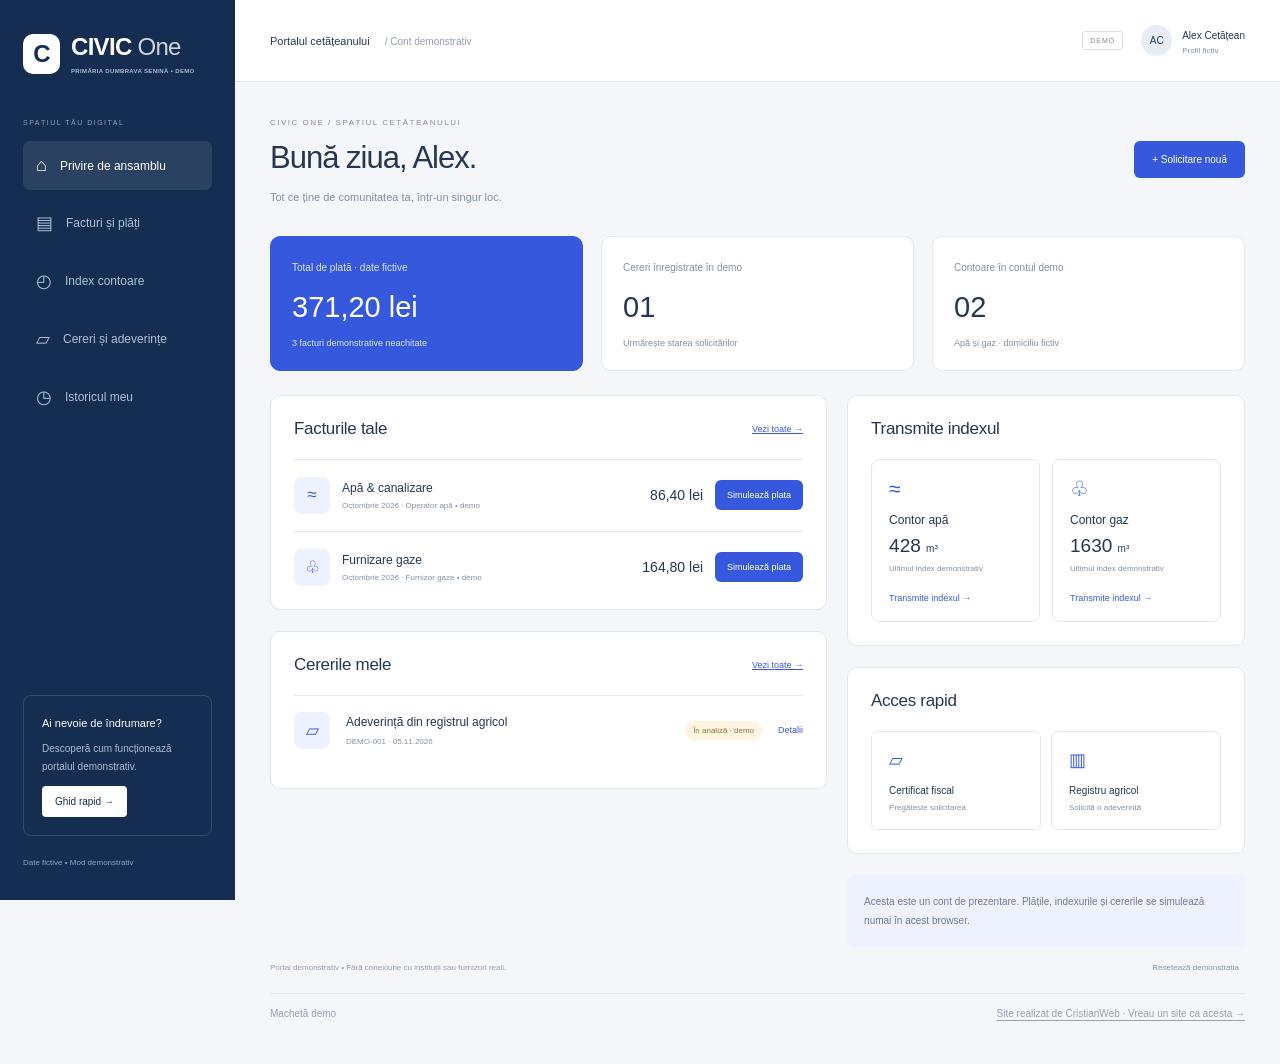
<file: civic-one/index.html>
<!doctype html><html lang="ro"><head><meta charset="utf-8"><meta name="viewport" content="width=device-width,initial-scale=1"><meta name="robots" content="noindex,nofollow"><title>CIVIC One — Portalul cetățeanului</title><link rel="stylesheet" href="style.css"></head><body><aside><a href="#acasa" class="brand"><span class="mark">C</span><div>CIVIC<span class="brandlight"> One</span><small>PRIMĂRIA DUMBRAVA SENINĂ • DEMO</small></div></a><p class="menulabel">SPAȚIUL TĂU DIGITAL</p><nav id="navigation"></nav><div class="help"><b>Ai nevoie de îndrumare?</b><p>Descoperă cum funcționează portalul demonstrativ.</p><button data-help="true">Ghid rapid →</button></div><div class="sidebottom">Date fictive • Mod demonstrativ</div></aside><div class="workspace"><header><div class="headername">Portalul cetățeanului <span>/ Cont demonstrativ</span></div><div class="user"><span class="demobadge">DEMO</span><span class="avatar">AC</span><div><b>Alex Cetățean</b><small>Profil fictiv</small></div></div></header><main><div id="page"></div><footer><span>Portal demonstrativ • Fără conexiune cu instituții sau furnizori reali.</span><button id="reset">Resetează demonstrația</button><div class="democredit"><span>Machetă demo</span><a href="https://cristianweb.ro" target="_blank" rel="noopener">Site realizat de CristianWeb · Vreau un site ca acesta →</a></div></footer></main></div><nav class="mobilebar" id="mobilebar"></nav><dialog id="modal" aria-labelledby="modaltitle"><button class="close" aria-label="Închide">×</button><div id="modalbody"></div></dialog><div id="toast" role="status"></div><script src="app.js"></script></body></html>
</file>
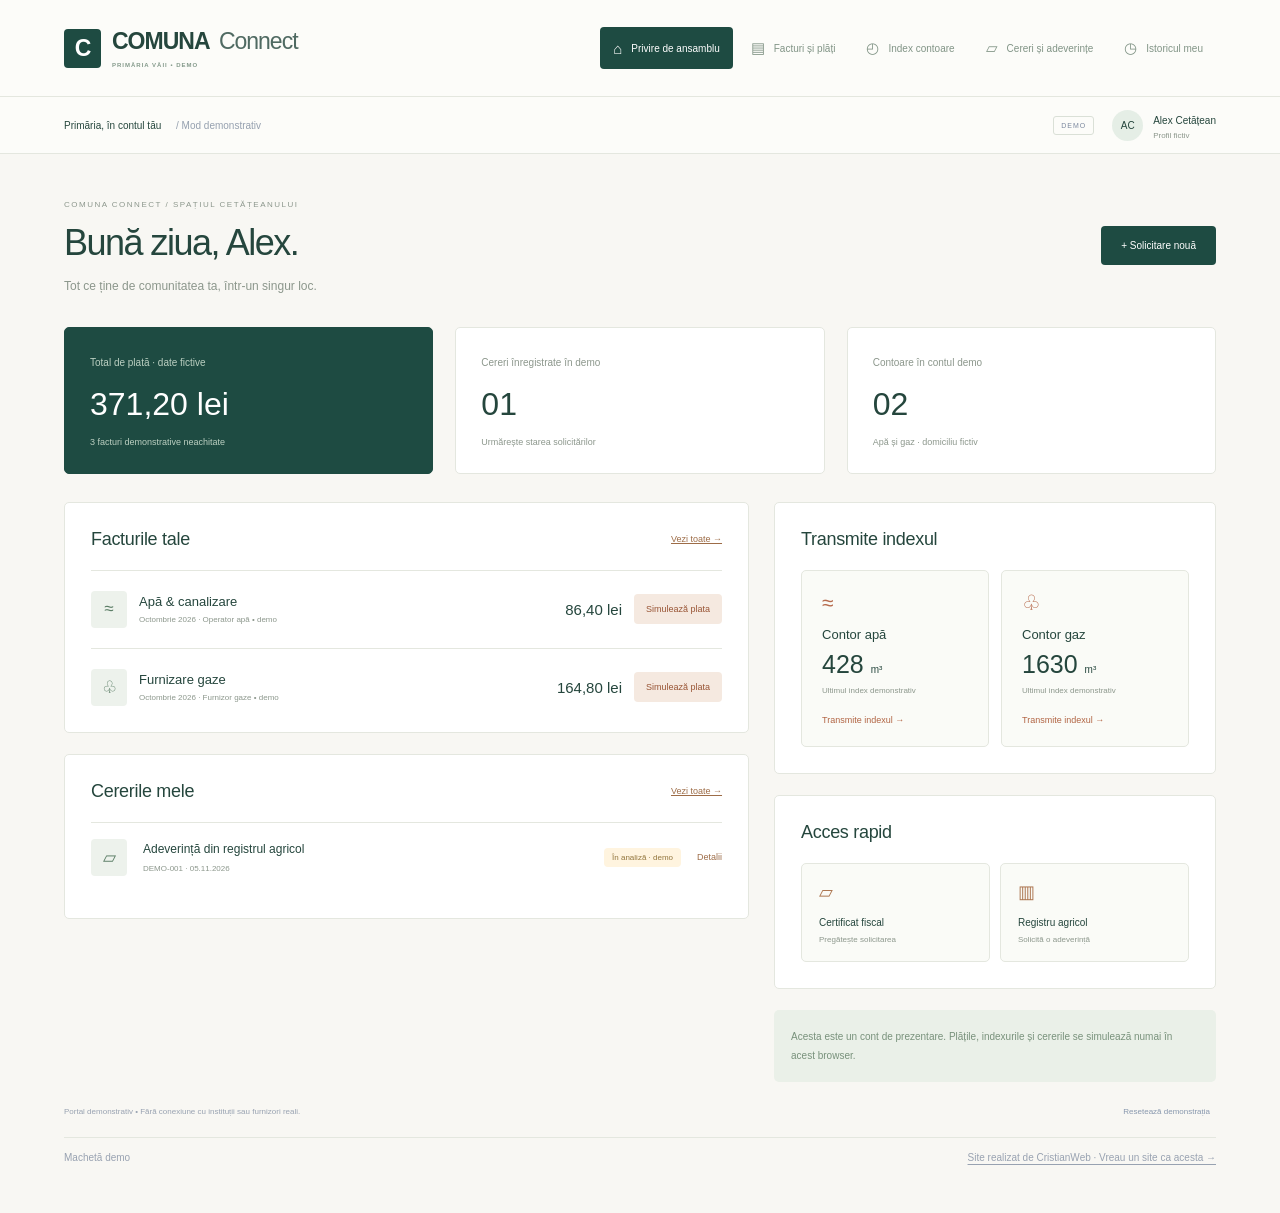
<file: comuna-connect/index.html>
<!doctype html><html lang="ro"><head><meta charset="utf-8"><meta name="viewport" content="width=device-width,initial-scale=1"><meta name="robots" content="noindex,nofollow"><title>COMUNA Connect — Primăria în contul tău</title><link rel="stylesheet" href="style.css"></head><body class="connect"><aside><a href="#acasa" class="brand"><span class="mark">C</span><div>COMUNA<span class="brandlight"> Connect</span><small>PRIMĂRIA VĂII • DEMO</small></div></a><p class="menulabel">SPAȚIUL TĂU DIGITAL</p><nav id="navigation"></nav><div class="help"><b>Ai nevoie de îndrumare?</b><p>Descoperă cum funcționează portalul demonstrativ.</p><button data-help="true">Ghid rapid →</button></div><div class="sidebottom">Date fictive • Mod demonstrativ</div></aside><div class="workspace"><header><div class="headername">Primăria, în contul tău <span>/ Mod demonstrativ</span></div><div class="user"><span class="demobadge">DEMO</span><span class="avatar">AC</span><div><b>Alex Cetățean</b><small>Profil fictiv</small></div></div></header><main><div id="page"></div><footer><span>Portal demonstrativ • Fără conexiune cu instituții sau furnizori reali.</span><button id="reset">Resetează demonstrația</button><div class="democredit"><span>Machetă demo</span><a href="https://cristianweb.ro" target="_blank" rel="noopener">Site realizat de CristianWeb · Vreau un site ca acesta →</a></div></footer></main></div><nav class="mobilebar" id="mobilebar"></nav><dialog id="modal" aria-labelledby="modaltitle"><button class="close" aria-label="Închide">×</button><div id="modalbody"></div></dialog><div id="toast" role="status"></div><script src="app.js"></script></body></html>
</file>
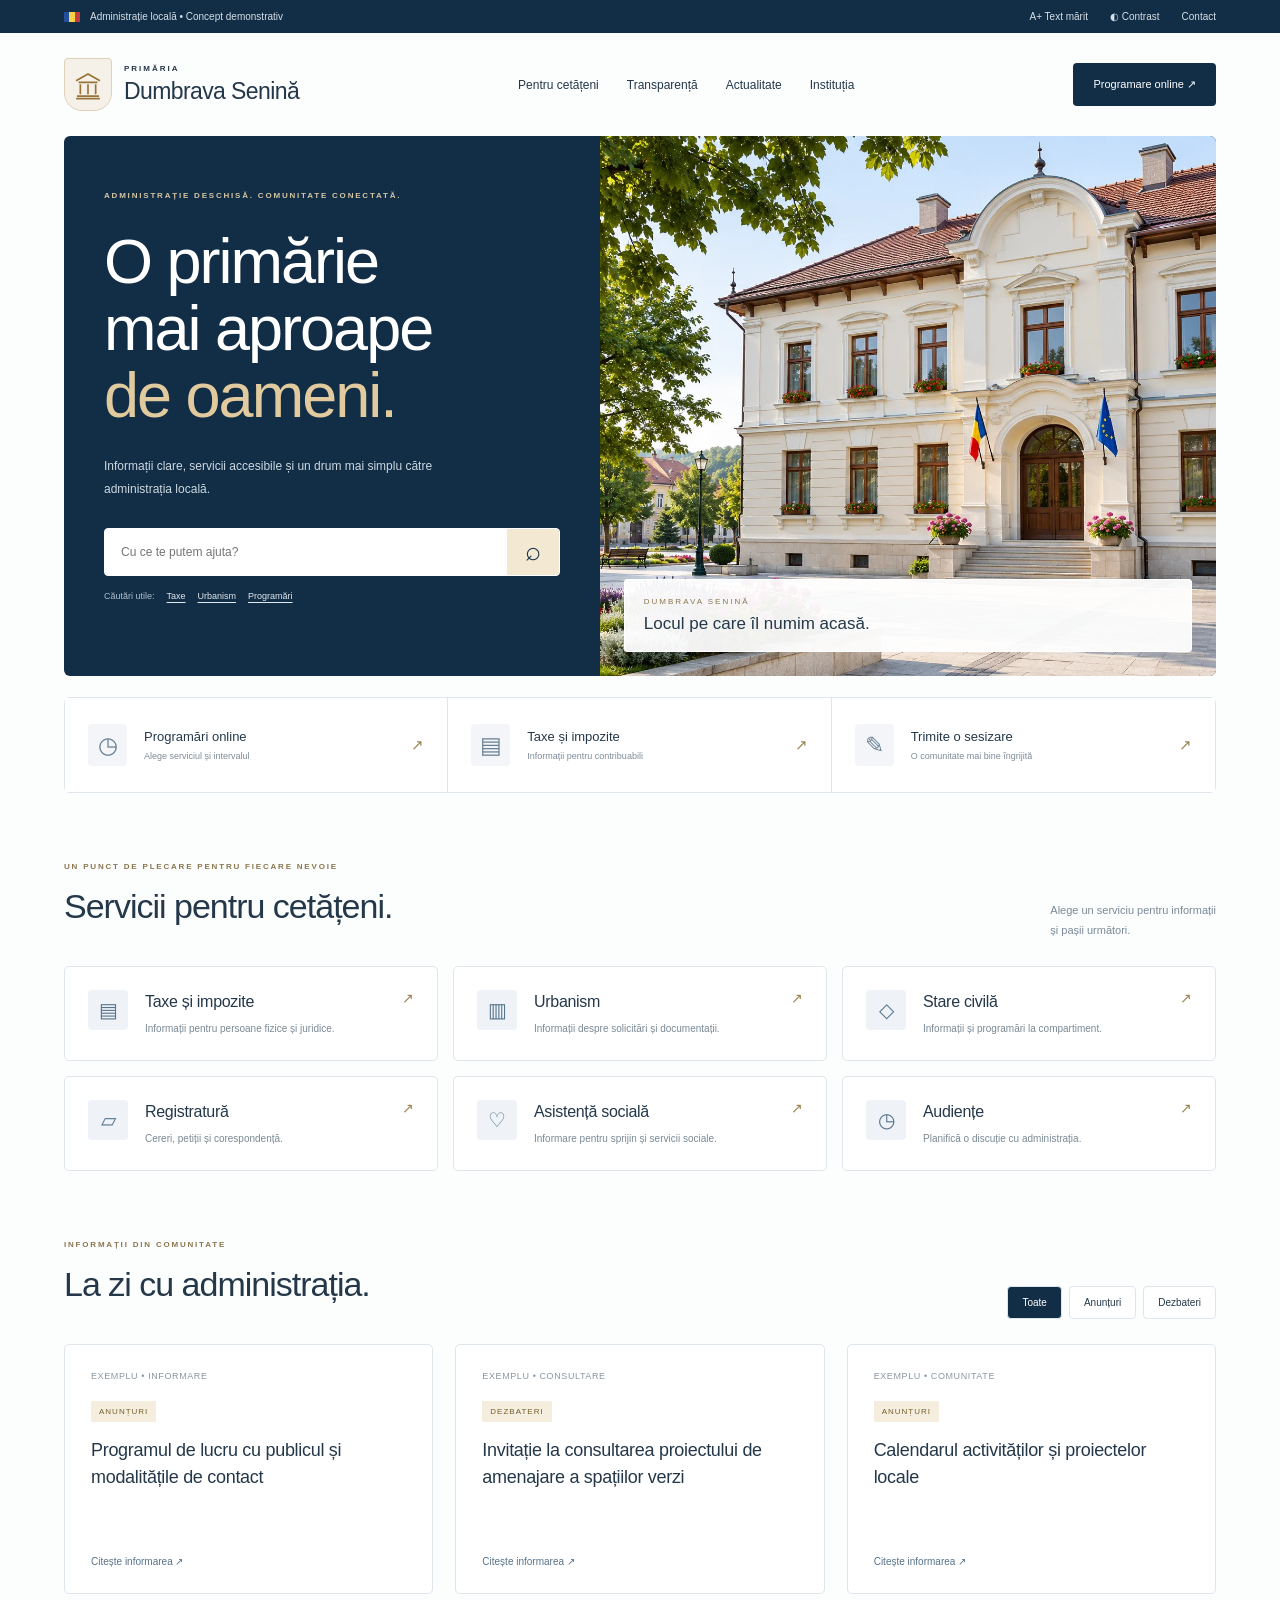
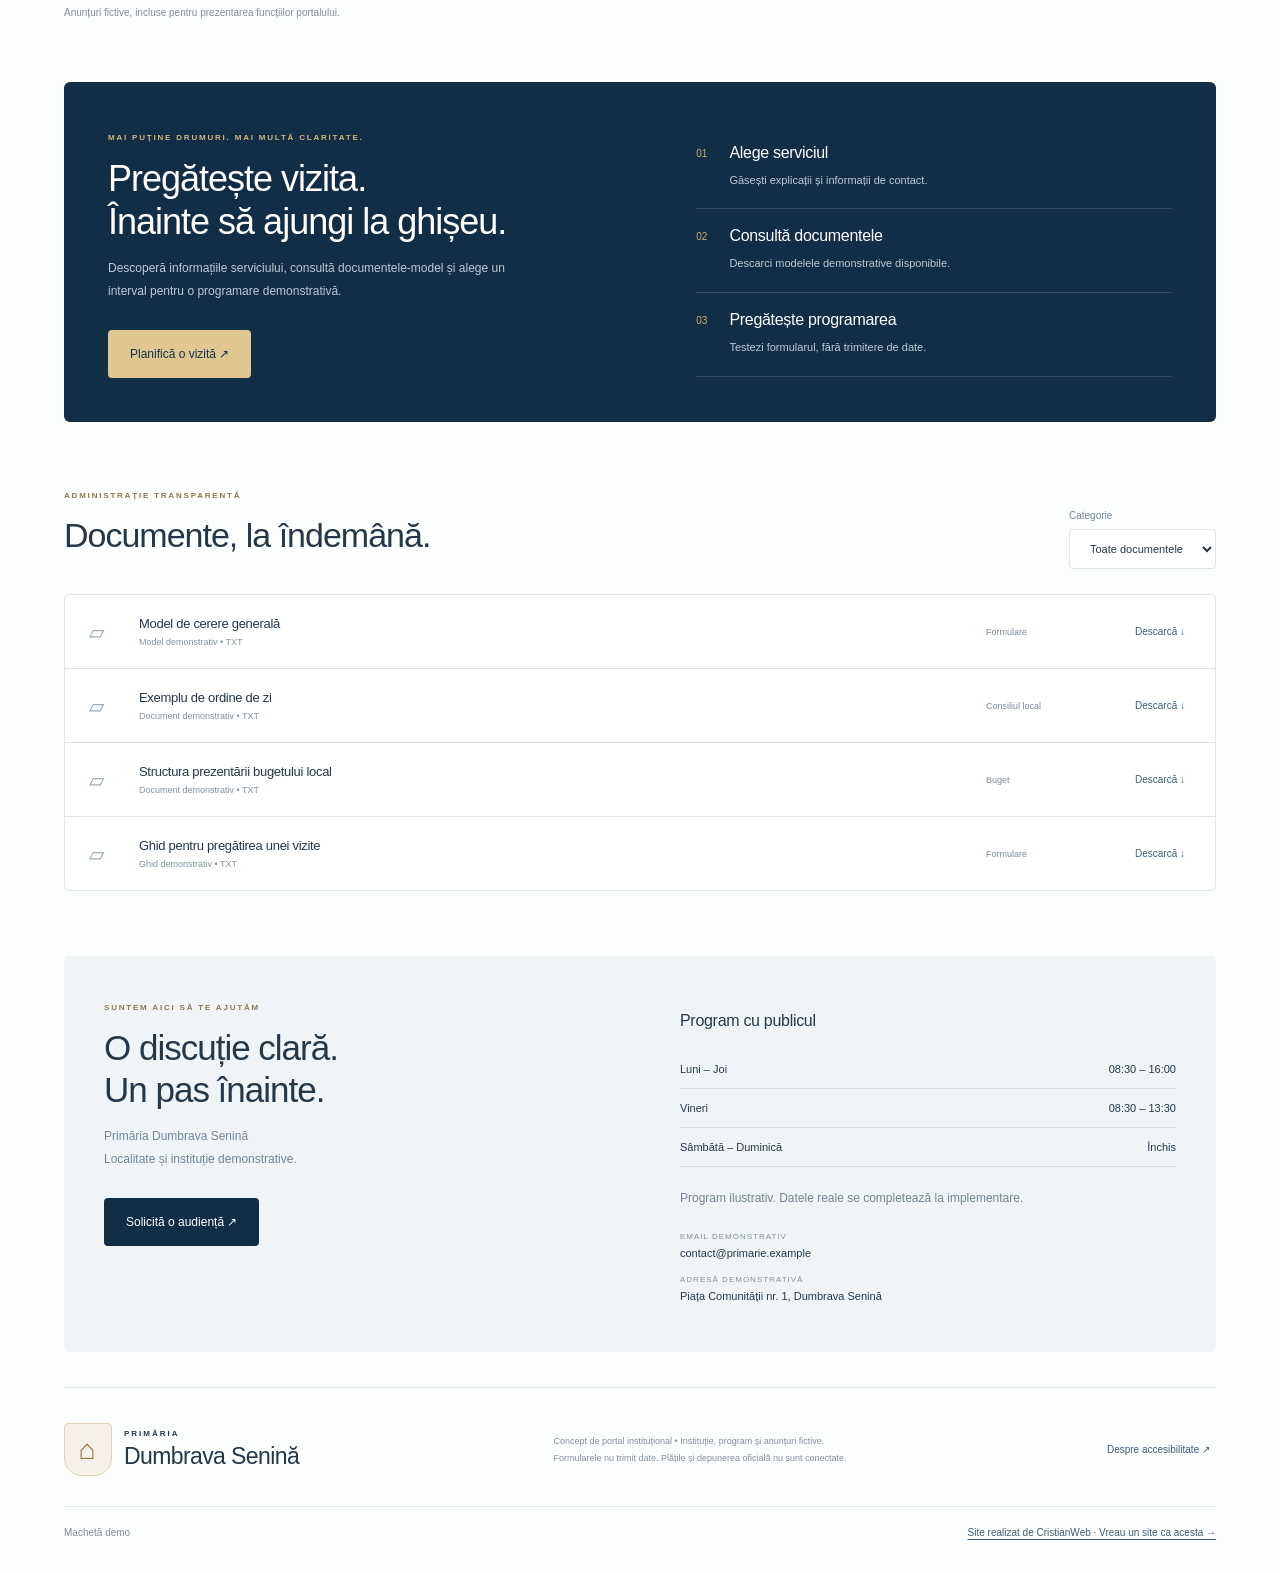
<file: dumbrava-senina/index.html>
<!doctype html><html lang="ro"><head><meta charset="utf-8"><meta name="viewport" content="width=device-width,initial-scale=1"><meta name="robots" content="noindex,nofollow"><meta name="description" content="Machetă demonstrativă de portal pentru primărie: servicii, documente, anunțuri și programări."><title>Primăria Dumbrava Senină — Aproape de oameni</title><link rel="stylesheet" href="style.css"></head><body><a href="#continut" class="skip">Sari la conținut</a><div class="utility"><span><i class="flag"></i> Administrație locală • Concept demonstrativ</span><div><button id="textsize" aria-pressed="false">A+ Text mărit</button><button id="contrast" aria-pressed="false">◐ Contrast</button><a href="#contact">Contact</a></div></div><header><a class="brand" href="#" aria-label="Primăria Dumbrava Senină, prima pagină"><span class="seal" aria-hidden="true"><svg viewBox="0 0 40 40" fill="none"><path d="M6 15L20 7l14 8M9 17h22M11 19v12m9-12v12m9-12v12M7 33h26M6 36h28" stroke="currentColor" stroke-width="2"/></svg></span><span>PRIMĂRIA<b>Dumbrava Senină</b></span></a><nav aria-label="Navigare principală"><a href="#servicii">Pentru cetățeni</a><a href="#documente">Transparență</a><a href="#anunturi">Actualitate</a><a href="#contact">Instituția</a></nav><button class="btn small" data-action="programare">Programare online ↗</button><button class="menubtn" id="menubtn" aria-expanded="false" aria-controls="mobilmenu" aria-label="Deschide meniul">☰</button></header><nav class="mobilmenu" id="mobilmenu" hidden><a href="#servicii">Pentru cetățeni</a><a href="#documente">Transparență</a><a href="#anunturi">Actualitate</a><a href="#contact">Contact și program</a></nav><main id="continut"><section class="hero"><div class="herocopy"><span class="eyebrow">Administrație deschisă. Comunitate conectată.</span><h1>O primărie<br>mai aproape<br><em>de oameni.</em></h1><p>Informații clare, servicii accesibile și un drum mai simplu către administrația locală.</p><form id="searchform" class="herosearch"><label class="sr" for="search">Caută servicii, documente sau anunțuri</label><input id="search" type="search" placeholder="Cu ce te putem ajuta?" maxlength="120"><button aria-label="Caută pe site">⌕</button></form><p class="searchhint" id="searchhint" role="status" hidden>Scrieți ce căutați.</p><div class="popular">Căutări utile: <button data-search="taxe">Taxe</button><button data-search="urbanism">Urbanism</button><button data-search="program">Programări</button></div></div><div class="herophoto"><img src="assets/primarie.webp" alt="Clădire ilustrativă de primărie, cu piațetă și spații verzi"><div class="photolabel"><span>DUMBRAVA SENINĂ</span><b>Locul pe care îl numim acasă.</b></div></div></section><div class="quicklinks"><button data-action="programare"><span>◷</span><div><b>Programări online</b><small>Alege serviciul și intervalul</small></div><i>↗</i></button><button data-service="taxe"><span>▤</span><div><b>Taxe și impozite</b><small>Informații pentru contribuabili</small></div><i>↗</i></button><button data-action="sesizare"><span>✎</span><div><b>Trimite o sesizare</b><small>O comunitate mai bine îngrijită</small></div><i>↗</i></button></div><section id="results" hidden><div class="sectionhead"><h2>Rezultatele căutării</h2><button class="textbtn" id="clearsearch">Închide rezultatele ×</button></div><p id="searchcount" role="status"></p><div id="searchresults" class="resultslist"></div></section><section id="servicii"><div class="sectionhead"><div><span class="eyebrow">Un punct de plecare pentru fiecare nevoie</span><h2>Servicii pentru cetățeni.</h2></div><span class="sectionnote">Alege un serviciu pentru informații<br>și pașii următori.</span></div><div class="servicegrid" id="servicegrid"></div></section><section class="newssection" id="anunturi"><div class="sectionhead"><div><span class="eyebrow">Informații din comunitate</span><h2>La zi cu administrația.</h2></div><div class="tabs" role="group" aria-label="Filtrează anunțurile"><button class="chip active" data-news="Toate">Toate</button><button class="chip" data-news="Anunțuri">Anunțuri</button><button class="chip" data-news="Dezbateri">Dezbateri</button></div></div><div class="newsgrid" id="newsgrid"></div><p class="caption">Anunțuri fictive, incluse pentru prezentarea funcțiilor portalului.</p></section><section class="digital"><div><span class="eyebrow">Mai puține drumuri. Mai multă claritate.</span><h2>Pregătește vizita.<br>Înainte să ajungi la ghișeu.</h2><p>Descoperă informațiile serviciului, consultă documentele-model și alege un interval pentru o programare demonstrativă.</p><button class="btn gold" data-action="programare">Planifică o vizită ↗</button></div><div class="steps"><article><span>01</span><div><h3>Alege serviciul</h3><p>Găsești explicații și informații de contact.</p></div></article><article><span>02</span><div><h3>Consultă documentele</h3><p>Descarci modelele demonstrative disponibile.</p></div></article><article><span>03</span><div><h3>Pregătește programarea</h3><p>Testezi formularul, fără trimitere de date.</p></div></article></div></section><section id="documente"><div class="sectionhead"><div><span class="eyebrow">Administrație transparentă</span><h2>Documente, la îndemână.</h2></div><label class="docfilter">Categorie<select id="doccategory"><option value="Toate">Toate documentele</option><option>Formulare</option><option>Consiliul local</option><option>Buget</option></select></label></div><div class="doctable" id="doclist"></div></section><section class="contact" id="contact"><div class="contactintro"><span class="eyebrow">Suntem aici să te ajutăm</span><h2>O discuție clară.<br>Un pas înainte.</h2><p>Primăria Dumbrava Senină<br>Localitate și instituție demonstrative.</p><button class="btn" data-action="audienta">Solicită o audiență ↗</button></div><div class="hours"><h3>Program cu publicul</h3><dl><div><dt>Luni – Joi</dt><dd>08:30 – 16:00</dd></div><div><dt>Vineri</dt><dd>08:30 – 13:30</dd></div><div><dt>Sâmbătă – Duminică</dt><dd>Închis</dd></div></dl><p class="caption">Program ilustrativ. Datele reale se completează la implementare.</p><div class="contactdata"><span>Email demonstrativ</span><b>contact@primarie.example</b><span>Adresă demonstrativă</span><b>Piața Comunității nr. 1, Dumbrava Senină</b></div></div></section><footer><a class="brand" href="#"><span class="seal" aria-hidden="true">⌂</span><span>PRIMĂRIA<b>Dumbrava Senină</b></span></a><p>Concept de portal instituțional • Instituție, program și anunțuri fictive.<br>Formularele nu trimit date. Plățile și depunerea oficială nu sunt conectate.</p><button class="textbtn" data-info="accesibilitate">Despre accesibilitate ↗</button><div class="democredit"><span>Machetă demo</span><a href="https://cristianweb.ro" target="_blank" rel="noopener">Site realizat de CristianWeb · Vreau un site ca acesta →</a></div></footer></main><div class="bottomnav"><a href="#servicii">▦<span>Servicii</span></a><a href="#anunturi">▤<span>Anunțuri</span></a><a href="#documente">▱<span>Documente</span></a><button data-action="programare">◷<span>Programare</span></button></div><dialog id="infodialog" aria-labelledby="infotitle"><button class="close" aria-label="Închide">×</button><div class="dialoginner" id="infocontent"></div></dialog><dialog id="formdialog" aria-labelledby="formtitle"><button class="close" aria-label="Închide">×</button><div class="dialoginner"><span class="eyebrow">Servicii pentru cetățeni</span><h2 id="formtitle">Programare online</h2><p class="caption">Formular demonstrativ. Datele nu se transmit și nu se salvează. Nu se emite număr de înregistrare sau confirmare oficială.</p><form id="citizenform"><div class="formgrid"><label>Serviciu<select id="formservice" required></select></label><label id="topiclabel" hidden>Subiect<input id="topic" maxlength="150" placeholder="Descrie pe scurt subiectul"></label><label id="datelabel">Data preferată<input id="date" type="date"></label><label id="timelabel">Interval preferat<select id="time"><option value="">Alege intervalul</option><option>09:00 – 09:30</option><option>10:00 – 10:30</option><option>11:00 – 11:30</option><option>12:00 – 12:30</option></select></label><label>Nume<input name="name" autocomplete="name" required maxlength="80" placeholder="Nume și prenume"></label><label>Email<input name="email" type="email" autocomplete="email" required placeholder="nume@exemplu.ro"></label><label class="full" id="messagelabel" hidden>Mesaj<textarea id="message" rows="4" maxlength="1500" placeholder="Folosește doar date fictive pentru demonstrație."></textarea></label></div><p class="noticeinline" id="formhint">Intervalele sunt exemple și nu reflectă disponibilitate reală.</p><label class="consent"><input type="checkbox" required> Înțeleg că testez o machetă, fără depunere sau programare reală.</label><button class="btn wide" type="submit">Simulează solicitarea ↗</button><p id="formstatus" role="status"></p></form></div></dialog><script src="app.js"></script></body></html>
</file>
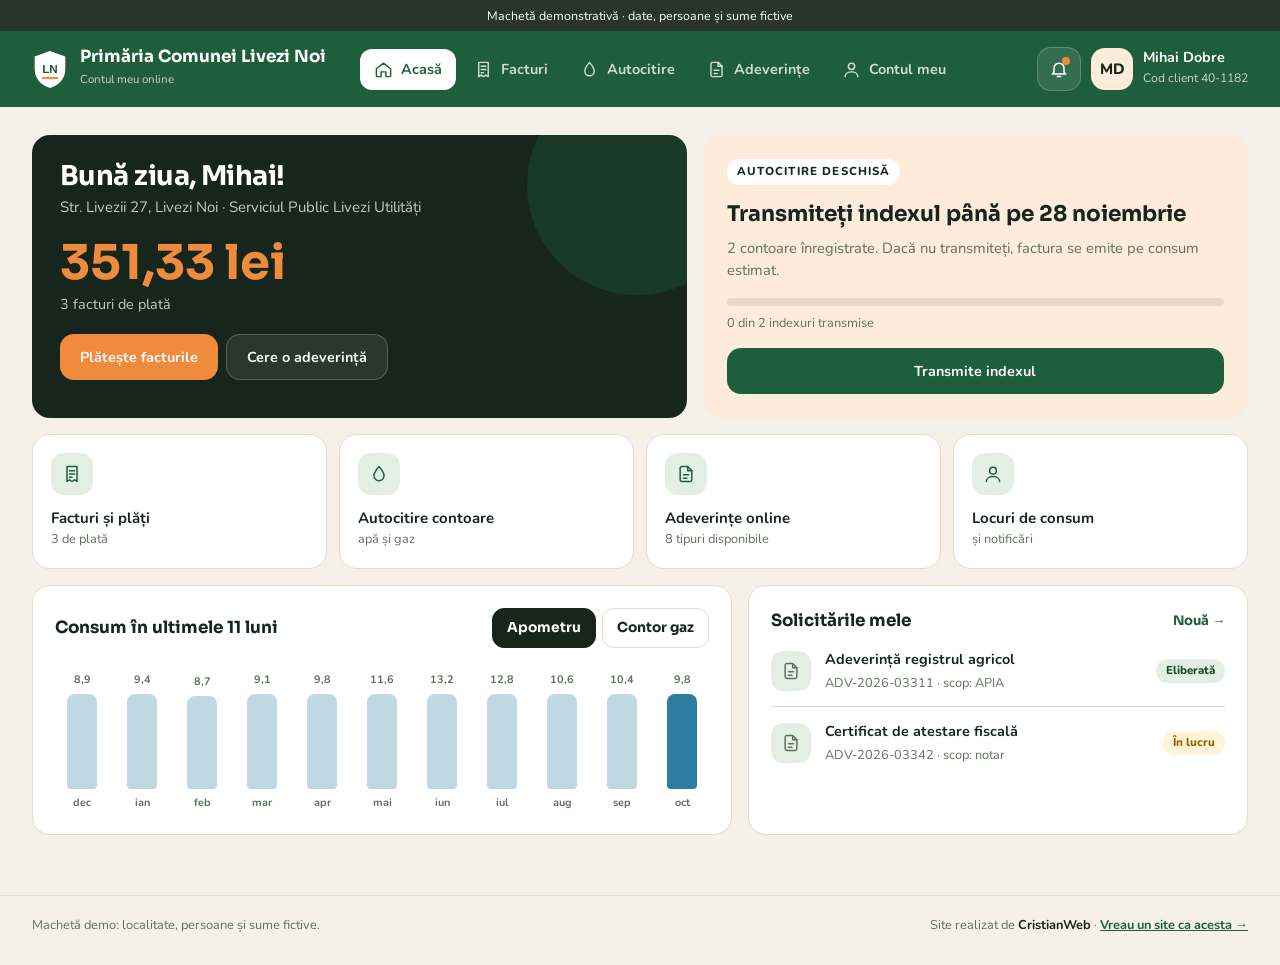
<file: livezi-noi/index.html>
<!DOCTYPE html><html lang="ro"><head><meta charset="utf-8"><meta name="viewport" content="width=device-width,initial-scale=1"><meta name="robots" content="noindex,nofollow"><title>Primăria Livezi Noi · Contul meu — machetă demo</title><style>@font-face{font-family:'So';font-style:normal;font-weight:600;font-display:swap;src:url([data-uri]) format('woff2');unicode-range:U+0100-02BA,U+02BD-02C5,U+02C7-02CC,U+02CE-02D7,U+02DD-02FF,U+0304,U+0308,U+0329,U+1D00-1DBF,U+1E00-1E9F,U+1EF2-1EFF,U+2020,U+20A0-20AB,U+20AD-20C0,U+2113,U+2C60-2C7F,U+A720-A7FF;}
@font-face{font-family:'So';font-style:normal;font-weight:600;font-display:swap;src:url([data-uri]) format('woff2');unicode-range:U+0000-00FF,U+0131,U+0152-0153,U+02BB-02BC,U+02C6,U+02DA,U+02DC,U+0304,U+0308,U+0329,U+2000-206F,U+20AC,U+2122,U+2191,U+2193,U+2212,U+2215,U+FEFF,U+FFFD;}
@font-face{font-family:'So';font-style:normal;font-weight:700;font-display:swap;src:url([data-uri]) format('woff2');unicode-range:U+0100-02BA,U+02BD-02C5,U+02C7-02CC,U+02CE-02D7,U+02DD-02FF,U+0304,U+0308,U+0329,U+1D00-1DBF,U+1E00-1E9F,U+1EF2-1EFF,U+2020,U+20A0-20AB,U+20AD-20C0,U+2113,U+2C60-2C7F,U+A720-A7FF;}
@font-face{font-family:'So';font-style:normal;font-weight:700;font-display:swap;src:url([data-uri]) format('woff2');unicode-range:U+0000-00FF,U+0131,U+0152-0153,U+02BB-02BC,U+02C6,U+02DA,U+02DC,U+0304,U+0308,U+0329,U+2000-206F,U+20AC,U+2122,U+2191,U+2193,U+2212,U+2215,U+FEFF,U+FFFD;}
@font-face{font-family:'Nu';font-style:normal;font-weight:400;font-display:swap;src:url([data-uri]) format('woff2');unicode-range:U+0100-02BA,U+02BD-02C5,U+02C7-02CC,U+02CE-02D7,U+02DD-02FF,U+0304,U+0308,U+0329,U+1D00-1DBF,U+1E00-1E9F,U+1EF2-1EFF,U+2020,U+20A0-20AB,U+20AD-20C0,U+2113,U+2C60-2C7F,U+A720-A7FF;}
@font-face{font-family:'Nu';font-style:normal;font-weight:400;font-display:swap;src:url([data-uri]) format('woff2');unicode-range:U+0000-00FF,U+0131,U+0152-0153,U+02BB-02BC,U+02C6,U+02DA,U+02DC,U+0304,U+0308,U+0329,U+2000-206F,U+20AC,U+2122,U+2191,U+2193,U+2212,U+2215,U+FEFF,U+FFFD;}
@font-face{font-family:'Nu';font-style:normal;font-weight:600;font-display:swap;src:url([data-uri]) format('woff2');unicode-range:U+0100-02BA,U+02BD-02C5,U+02C7-02CC,U+02CE-02D7,U+02DD-02FF,U+0304,U+0308,U+0329,U+1D00-1DBF,U+1E00-1E9F,U+1EF2-1EFF,U+2020,U+20A0-20AB,U+20AD-20C0,U+2113,U+2C60-2C7F,U+A720-A7FF;}
@font-face{font-family:'Nu';font-style:normal;font-weight:600;font-display:swap;src:url([data-uri]) format('woff2');unicode-range:U+0000-00FF,U+0131,U+0152-0153,U+02BB-02BC,U+02C6,U+02DA,U+02DC,U+0304,U+0308,U+0329,U+2000-206F,U+20AC,U+2122,U+2191,U+2193,U+2212,U+2215,U+FEFF,U+FFFD;}
@font-face{font-family:'Nu';font-style:normal;font-weight:700;font-display:swap;src:url([data-uri]) format('woff2');unicode-range:U+0100-02BA,U+02BD-02C5,U+02C7-02CC,U+02CE-02D7,U+02DD-02FF,U+0304,U+0308,U+0329,U+1D00-1DBF,U+1E00-1E9F,U+1EF2-1EFF,U+2020,U+20A0-20AB,U+20AD-20C0,U+2113,U+2C60-2C7F,U+A720-A7FF;}
@font-face{font-family:'Nu';font-style:normal;font-weight:700;font-display:swap;src:url([data-uri]) format('woff2');unicode-range:U+0000-00FF,U+0131,U+0152-0153,U+02BB-02BC,U+02C6,U+02DA,U+02DC,U+0304,U+0308,U+0329,U+2000-206F,U+20AC,U+2122,U+2191,U+2193,U+2212,U+2215,U+FEFF,U+FFFD;}
@font-face{font-family:'Nu';font-style:normal;font-weight:800;font-display:swap;src:url([data-uri]) format('woff2');unicode-range:U+0100-02BA,U+02BD-02C5,U+02C7-02CC,U+02CE-02D7,U+02DD-02FF,U+0304,U+0308,U+0329,U+1D00-1DBF,U+1E00-1E9F,U+1EF2-1EFF,U+2020,U+20A0-20AB,U+20AD-20C0,U+2113,U+2C60-2C7F,U+A720-A7FF;}
@font-face{font-family:'Nu';font-style:normal;font-weight:800;font-display:swap;src:url([data-uri]) format('woff2');unicode-range:U+0000-00FF,U+0131,U+0152-0153,U+02BB-02BC,U+02C6,U+02DA,U+02DC,U+0304,U+0308,U+0329,U+2000-206F,U+20AC,U+2122,U+2191,U+2193,U+2212,U+2215,U+FEFF,U+FFFD;}

:root{--bg:#F5F1E8;--sf:#FFFFFF;--tx:#17261D;--mu:#62705F;--ln:#E3DCCB;--ac:#1F5E3B;--ac2:#164A2E;--acl:#E3EFE5;--hi:#F08A3C;--hil:#FDEBDC;--dk:#17261D;--w:#2C7DA0;--g:#E07A2E;--r:18px}
*,*::before,*::after{box-sizing:border-box}html{scroll-behavior:smooth}
body{margin:0;background:var(--bg);color:var(--tx);font-family:Nu,sans-serif;font-size:15px;line-height:1.55;-webkit-font-smoothing:antialiased}
h1,h2,h3,h4,p{margin:0}button,input,select,textarea{font:inherit;color:inherit}button{cursor:pointer}a{color:inherit}:focus-visible{outline:3px solid var(--hi);outline-offset:2px}
.hf{font-family:So,sans-serif;font-weight:700;letter-spacing:-.02em;line-height:1.12}
.demo{background:var(--dk);color:#fff;font-size:.78rem;text-align:center;padding:6px 12px;opacity:.92}

.hd{background:var(--ac);color:#fff;position:sticky;top:0;z-index:40}
.hd .in{max-width:1280px;margin:0 auto;padding:0 32px;height:76px;display:flex;align-items:center;gap:26px}
.lg{display:flex;align-items:center;gap:12px;text-decoration:none;color:#fff;margin-right:8px}.lg svg{width:36px;height:40px}.lg svg path:first-child{fill:#fff}.lg svg text{fill:var(--ac)}.lg b{display:block;font-family:So;font-size:1.05rem;line-height:1.1}.lg small{font-size:.72rem;opacity:.75}
.tabs{display:flex;gap:4px}.tabs a{display:flex;align-items:center;gap:8px;padding:9px 14px;border-radius:12px;text-decoration:none;font-weight:700;font-size:.9rem;color:rgba(255,255,255,.78)}.tabs a:hover{color:#fff;background:rgba(255,255,255,.08)}.tabs a.on{background:#fff;color:var(--ac)}
.hd .r{margin-left:auto;display:flex;gap:10px;align-items:center}.hd .ib{background:rgba(255,255,255,.1);border-color:rgba(255,255,255,.2);color:#fff}
.ct{max-width:1280px;margin:0 auto;padding:28px 32px 60px}

.ib{position:relative;width:44px;height:44px;border-radius:14px;border:1px solid var(--ln);background:var(--sf);display:grid;place-items:center}.ib i{position:absolute;top:9px;right:10px;width:8px;height:8px;border-radius:50%;background:var(--hi)}.ib b{position:absolute;top:-6px;right:-6px;min-width:20px;height:20px;border-radius:10px;background:var(--hi);color:#fff;font-size:.7rem;display:grid;place-items:center;padding:0 5px}
.av{display:flex;align-items:center;gap:10px}.av i{width:42px;height:42px;border-radius:14px;background:var(--hil);color:var(--tx);display:grid;place-items:center;font-style:normal;font-weight:800}.av b{display:block;font-size:.9rem;line-height:1.2}.av span{font-size:.76rem;opacity:.75}
.btn{display:inline-flex;align-items:center;justify-content:center;gap:8px;height:46px;padding:0 20px;border-radius:14px;border:0;font-weight:700;font-size:.9rem;white-space:nowrap;text-decoration:none;transition:.15s}
.btn-a{background:var(--ac);color:#fff}.btn-a:hover{background:var(--ac2)}.btn-h{background:var(--hi);color:#fff}.btn-o{background:var(--sf);border:1.5px solid var(--ln)}.btn-d{background:var(--dk);color:#fff}.btn:disabled{opacity:.45;cursor:not-allowed}
.vw{display:none}.vw.on{display:block;animation:f .25s}@keyframes f{from{opacity:0;transform:translateY(6px)}}
.ph{display:flex;justify-content:space-between;align-items:flex-end;gap:20px;margin-bottom:20px}.ph h1{font-size:1.85rem}.ph p{color:var(--mu);margin-top:4px;max-width:640px}
.card{background:var(--sf);border:1px solid var(--ln);border-radius:var(--r);padding:22px}.card>h3{font-family:So;font-size:1.05rem;margin-bottom:14px;display:flex;justify-content:space-between;align-items:center;gap:10px}.card>h3 a{font-size:.82rem;color:var(--ac);text-decoration:none}
.g2{display:grid;grid-template-columns:minmax(0,1.4fr) minmax(0,1fr);gap:16px}.g2>*{min-width:0}.g3{display:grid;grid-template-columns:repeat(3,minmax(0,1fr));gap:14px}.stk{display:grid;gap:16px;align-content:start}
.hero{display:grid;grid-template-columns:minmax(0,1.2fr) minmax(0,1fr);gap:16px;margin-bottom:16px}
.due{background:var(--dk);color:#fff;border-radius:var(--r);padding:26px 28px;position:relative;overflow:hidden}.due h1{font-size:1.7rem}.due p{opacity:.75;margin-top:4px}
.due .t{font-family:So;font-weight:700;font-size:3rem;line-height:1;margin:20px 0 6px;color:var(--hi)}.due .b{display:flex;gap:8px;flex-wrap:wrap;margin-top:18px}.due .btn-o{background:rgba(255,255,255,.08);border-color:rgba(255,255,255,.2);color:#fff}
.due::after{content:"";position:absolute;right:-60px;top:-60px;width:220px;height:220px;border-radius:50%;background:var(--ac);opacity:.35}
.win{background:var(--hil);border-radius:var(--r);padding:24px;display:flex;flex-direction:column}.win .tg{align-self:flex-start;font-size:.72rem;font-weight:800;letter-spacing:.1em;text-transform:uppercase;background:var(--sf);border-radius:99px;padding:4px 10px;color:var(--tx)}
.win h3{font-family:So;font-size:1.35rem;margin:12px 0 6px}.win p{color:var(--mu);font-size:.92rem;flex:1}.win .pr{height:8px;border-radius:8px;background:rgba(0,0,0,.08);margin:16px 0 8px;overflow:hidden}.win .pr i{display:block;height:100%;background:var(--hi);border-radius:8px}.win small{font-size:.8rem;color:var(--mu);margin-bottom:14px}
.qa{display:grid;grid-template-columns:repeat(4,minmax(0,1fr));gap:12px;margin-bottom:16px}.qa a{background:var(--sf);border:1px solid var(--ln);border-radius:var(--r);padding:18px;text-decoration:none;display:flex;flex-direction:column;gap:12px;font-weight:700;transition:.2s}.qa a:hover{border-color:var(--ac);transform:translateY(-2px)}
.qa a span{width:42px;height:42px;border-radius:13px;display:grid;place-items:center;background:var(--acl);color:var(--ac)}.qa a small{display:block;font-weight:500;font-size:.8rem;color:var(--mu)}
.row{display:flex;align-items:center;gap:14px;padding:13px 0;border-bottom:1px solid var(--ln);font-size:.9rem}.row:last-child{border:0;padding-bottom:0}.row:first-child{padding-top:0}.row>div{flex:1;min-width:0}.row b{display:block;font-weight:700}.row span.s{color:var(--mu);font-size:.8rem}.row .am{font-weight:800;white-space:nowrap}
.ut{width:40px;height:40px;border-radius:12px;display:grid;place-items:center;flex:none}.ut.w{background:color-mix(in srgb,var(--w) 14%,transparent);color:var(--w)}.ut.g{background:color-mix(in srgb,var(--g) 16%,transparent);color:var(--g)}.ut.s{background:var(--acl);color:var(--ac)}
.pill{display:inline-block;font-size:.72rem;font-weight:800;border-radius:99px;padding:3px 10px;white-space:nowrap}.p-ok{background:var(--acl);color:var(--ac2)}.p-due{background:var(--hil);color:#9A4A0B}.p-w{background:#FFF4D6;color:#8A6200}.p-b{background:#E6EEFB;color:#2457B3}
.chart{display:flex;align-items:flex-end;gap:6px;height:150px;padding-top:10px}.chart div{flex:1;display:flex;flex-direction:column;align-items:center;gap:6px;height:100%;justify-content:flex-end;font-size:.68rem;color:var(--mu);font-weight:700}
.chart i{display:block;width:100%;max-width:30px;border-radius:8px 8px 4px 4px;background:color-mix(in srgb,var(--cc) 30%,transparent);transition:.3s}.chart div:last-child i{background:var(--cc)}
.seg{display:flex;flex-wrap:wrap;gap:6px}.seg button{border:1.5px solid var(--ln);background:var(--sf);border-radius:12px;padding:8px 14px;font-size:.86rem;font-weight:700}.seg button.on{background:var(--dk);color:#fff;border-color:var(--dk)}
.fl{display:grid;grid-template-columns:minmax(0,1fr) 340px;gap:16px;align-items:start}
.fr{display:flex;align-items:center;gap:14px;padding:14px 0;border-bottom:1px solid var(--ln)}.fr:last-child{border:0}.fr input{width:20px;height:20px;accent-color:var(--ac);flex:none}.fr>div{flex:1;min-width:0}.fr b{display:block}.fr .s{color:var(--mu);font-size:.8rem}.fr .am{font-weight:800;white-space:nowrap;text-align:right}.fr .am small{display:block;font-weight:600;font-size:.74rem;color:var(--mu)}
.fr .dl{width:38px;height:38px;border-radius:11px;border:1px solid var(--ln);background:var(--sf);display:grid;place-items:center;flex:none;font-size:.7rem;font-weight:800;color:var(--mu)}
.sum{position:sticky;top:96px;background:var(--dk);color:#fff;border-radius:var(--r);padding:24px}.sum .l{font-size:.74rem;letter-spacing:.12em;text-transform:uppercase;font-weight:800;opacity:.65}.sum .t{font-family:So;font-weight:700;font-size:2.6rem;color:var(--hi);line-height:1.1;margin:6px 0 14px}
.sum ul{list-style:none;padding:0;margin:0 0 16px;border-top:1px solid rgba(255,255,255,.14)}.sum li{display:flex;justify-content:space-between;gap:10px;padding:9px 0;border-bottom:1px solid rgba(255,255,255,.08);font-size:.86rem}.sum li span{opacity:.75}
.sum .btn{width:100%}.sum p{font-size:.76rem;opacity:.6;margin-top:10px}
.tgl{display:flex;align-items:center;justify-content:space-between;gap:12px;padding:12px 0;border-top:1px solid rgba(255,255,255,.12);font-size:.88rem}
.sw{position:relative;width:46px;height:26px;flex:none}.sw input{position:absolute;opacity:0;inset:0;cursor:pointer;z-index:1;margin:0}.sw i{position:absolute;inset:0;border-radius:99px;background:rgba(128,128,128,.4);transition:.2s}.sw i::after{content:"";position:absolute;left:3px;top:3px;width:20px;height:20px;border-radius:50%;background:#fff;transition:.2s}.sw input:checked+i{background:var(--hi)}.sw input:checked+i::after{left:23px}
.mt{display:grid;grid-template-columns:repeat(auto-fit,minmax(min(100%,340px),1fr));gap:16px}
.mc{background:var(--sf);border:1px solid var(--ln);border-radius:var(--r);padding:22px;display:flex;flex-direction:column;gap:14px}
.mc .h{display:flex;align-items:center;gap:12px}.mc .h b{display:block;font-family:So;font-size:1.05rem}.mc .h span{font-size:.8rem;color:var(--mu)}
.mc .pv{display:flex;justify-content:space-between;background:var(--bg);border-radius:14px;padding:12px 14px;font-size:.86rem}.mc .pv b{font-variant-numeric:tabular-nums}
.f>label,.lb{display:block;font-size:.74rem;letter-spacing:.1em;text-transform:uppercase;font-weight:800;color:var(--mu);margin-bottom:6px}
.inp{width:100%;height:48px;border:1.5px solid var(--ln);border-radius:14px;padding:0 14px;background:var(--sf);color:var(--tx);outline:0;font-variant-numeric:tabular-nums}.inp:focus{border-color:var(--ac)}textarea.inp{height:80px;padding:12px 14px;resize:vertical}
.big{height:58px;font-size:1.4rem;font-weight:800}
.odo{display:flex;gap:4px;align-items:center}.odo input{width:0;flex:1;min-width:0;height:58px;max-width:46px;text-align:center;border-radius:10px;border:0;background:#1A1838;color:#fff;font-size:1.5rem;font-weight:700;font-variant-numeric:tabular-nums;outline:0;padding:0}.odo input.rd{background:#D64545}.odo input:focus{box-shadow:0 0 0 3px var(--hi)}.odo em{font-style:normal;font-weight:800;font-size:1.4rem;padding:0 2px}.odo span{margin-left:6px;font-weight:700;color:var(--mu)}
.est{border-radius:14px;padding:12px 14px;font-size:.88rem;display:flex;justify-content:space-between;gap:10px;background:var(--acl)}.est b{white-space:nowrap}.est.wr{background:#FFF4D6}.est.er{background:#FDE5E5;color:#A12C2C}
.ph2{display:flex;gap:10px;align-items:center}.ph2 label{flex:1;display:flex;align-items:center;gap:10px;justify-content:center;height:46px;border-radius:14px;border:1.5px dashed var(--ln);font-weight:700;font-size:.86rem;cursor:pointer;color:var(--mu)}.ph2 label.ok{border-style:solid;border-color:var(--ac);color:var(--ac);background:var(--acl)}.ph2 input{display:none}
.ac{display:grid;grid-template-columns:repeat(4,minmax(0,1fr));gap:12px}
.ad{background:var(--sf);border:1.5px solid var(--ln);border-radius:var(--r);padding:18px;text-align:left;display:flex;flex-direction:column;gap:6px;transition:.2s}.ad:hover{border-color:var(--ac)}.ad.on{border-color:var(--ac);box-shadow:0 0 0 3px var(--acl)}
.ad b{font-size:.95rem;line-height:1.3}.ad>span:not(.in){font-size:.8rem;color:var(--mu);flex:1}.ad small{display:flex;justify-content:space-between;font-size:.78rem;font-weight:800;color:var(--ac);margin-top:8px}.ad .in{font-size:.72rem;font-weight:800;background:var(--acl);color:var(--ac2);border-radius:99px;padding:3px 9px;align-self:flex-start}
.frm{display:grid;grid-template-columns:minmax(0,1fr) 340px;gap:16px;margin-top:16px;align-items:start}
.opt{display:grid;gap:8px}.opt label{display:flex;align-items:center;gap:12px;border:1.5px solid var(--ln);border-radius:14px;padding:12px 14px;cursor:pointer;font-size:.9rem}.opt label:has(input:checked){border-color:var(--ac);background:var(--acl)}.opt input{accent-color:var(--ac);width:18px;height:18px}.opt label div{flex:1}.opt label span{display:block;font-size:.78rem;color:var(--mu)}.opt label b{white-space:nowrap}
.tl{list-style:none;margin:0;padding:0}.tl li{position:relative;padding:0 0 14px 26px;font-size:.86rem}.tl li::before{content:"";position:absolute;left:5px;top:16px;bottom:0;width:2px;background:var(--ln)}.tl li:last-child::before{display:none}.tl li i{position:absolute;left:0;top:5px;width:12px;height:12px;border-radius:50%;background:var(--ln)}.tl li.d i{background:var(--ac)}.tl li.c i{background:var(--hi);box-shadow:0 0 0 4px var(--hil)}.tl b{display:block}.tl span{color:var(--mu);font-size:.78rem}
.err{display:none;color:#B3261E;font-size:.84rem;margin-top:8px}.err.on{display:block}
.md{position:fixed;inset:0;z-index:100;background:rgba(10,12,30,.55);display:none;align-items:center;justify-content:center;padding:16px}.md.on{display:flex}
.mb{background:var(--sf);border-radius:24px;width:min(480px,100%);padding:26px;max-height:92vh;overflow:auto}.mb.wd{width:min(720px,100%)}.mb h3{font-family:So;font-size:1.3rem;margin-bottom:6px}.mb p{color:var(--mu);font-size:.9rem}.mb .bb{display:flex;gap:8px;margin-top:18px}.mb .bb .btn{flex:1}
.rc{margin-top:16px;border:1px dashed var(--ln);border-radius:14px;padding:12px 16px;font-size:.88rem}.rc div{display:flex;justify-content:space-between;gap:10px;padding:4px 0}.rc b{white-space:nowrap}
.okc{width:62px;height:62px;border-radius:50%;background:var(--acl);color:var(--ac);display:grid;place-items:center;font-size:1.7rem;margin-bottom:12px}
.paper{background:#fff;color:#1b1b1b;border:1px solid #ddd;border-radius:6px;padding:34px 38px;font-family:Georgia,serif;font-size:.88rem;line-height:1.65;position:relative;overflow:hidden;box-shadow:0 20px 40px -24px rgba(0,0,0,.35)}
.paper::after{content:"SPECIMEN DEMO";position:absolute;inset:0;display:grid;place-items:center;font:800 3.4rem sans-serif;color:rgba(91,75,219,.08);transform:rotate(-24deg);pointer-events:none}
.paper .ph3{display:flex;justify-content:space-between;align-items:flex-start;gap:16px;border-bottom:2px solid #1b1b1b;padding-bottom:12px;margin-bottom:18px;font-family:sans-serif;font-size:.74rem}.paper .ph3 b{display:block;font-size:.86rem}
.paper h4{text-align:center;font-family:sans-serif;letter-spacing:.14em;font-size:1rem;margin-bottom:14px}.paper .sg{display:flex;justify-content:space-between;align-items:flex-end;margin-top:24px;font-family:sans-serif;font-size:.72rem;gap:12px}.paper .sg svg{width:70px;height:70px;flex:none}
.cartb{position:sticky;top:20px}
.vf{display:flex;gap:10px}.vres{margin-top:16px;display:none}.vres.on{display:block}
.bn{display:none}
[hidden]{display:none!important}
.g2c{grid-template-columns:minmax(0,1fr) 360px}.ac2{grid-template-columns:repeat(2,minmax(0,1fr))}
footer{max-width:1280px;margin:0 auto;padding:20px 32px 30px;border-top:1px solid var(--ln);font-size:.8rem;color:var(--mu);display:flex;justify-content:space-between;gap:12px;flex-wrap:wrap}footer b{color:var(--tx)}footer a{color:var(--ac);font-weight:700}
@media(max-width:1180px){.ac{grid-template-columns:repeat(2,minmax(0,1fr))}.qa{grid-template-columns:repeat(2,minmax(0,1fr))}.tabs a span{display:none}.tabs a.on span{display:inline}}
@media(max-width:980px){
.app{grid-template-columns:minmax(0,1fr)}.rl,.tabs{display:none}.av div{display:none}
.hd .in,.tb{padding:0 16px}.hd .in{height:64px}.tb{padding-top:14px}.tb .t span{display:none}
.ct{padding:18px 16px 110px}.ph{flex-direction:column;align-items:flex-start;gap:10px}.ph h1{font-size:1.5rem}
.hero,.g2,.fl,.frm,.g3{grid-template-columns:minmax(0,1fr)}.sum,.cartb{position:static}.due .t{font-size:2.4rem}
.ac,.ac2,.g2c{grid-template-columns:minmax(0,1fr)}.card,.mc{padding:18px}.chart{gap:3px}.chart div{font-size:.6rem}
.odo input{height:50px;font-size:1.25rem}.paper{padding:22px 18px}.fr .dl{display:none}
.bn{display:grid;grid-template-columns:repeat(5,minmax(0,1fr));position:fixed;left:0;right:0;bottom:0;z-index:60;background:var(--sf);border-top:1px solid var(--ln);padding:6px 4px calc(6px + env(safe-area-inset-bottom))}
.bn a{display:flex;flex-direction:column;align-items:center;gap:2px;font-size:.66rem;font-weight:700;color:var(--mu);text-decoration:none;padding:6px 0;border-radius:12px;text-align:center}.bn a.on{color:var(--ac);background:var(--acl)}
footer{padding:18px 16px 100px}}
</style></head><body><div class="demo">Machetă demonstrativă · date, persoane și sume fictive</div><header class="hd"><div class="in"><a class="lg" href="#home"><svg viewBox="0 0 40 44" aria-hidden="true"><path d="M20 2 3 8v14c0 11 7 18 17 21 10-3 17-10 17-21V8z" fill="#1F5E3B"/><text x="20" y="27" text-anchor="middle" font-family="sans-serif" font-weight="800" font-size="13" fill="#fff">LN</text><path d="M11 32h18" stroke="#F08A3C" stroke-width="2.4"/></svg><span><b>Primăria Comunei Livezi Noi</b><small>Contul meu online</small></span></a><nav class="tabs" id="tabs"><a href="#home" data-v="home"><svg viewBox="0 0 24 24" width="19" height="19" fill="none" stroke="currentColor" stroke-width="1.8" stroke-linecap="round" stroke-linejoin="round" aria-hidden="true"><path d="M3 11 12 4l9 7v9a1 1 0 0 1-1 1h-5v-6H9v6H4a1 1 0 0 1-1-1z"/></svg><span>Acasă</span></a><a href="#facturi" data-v="facturi"><svg viewBox="0 0 24 24" width="19" height="19" fill="none" stroke="currentColor" stroke-width="1.8" stroke-linecap="round" stroke-linejoin="round" aria-hidden="true"><path d="M6 3h12v18l-3-2-3 2-3-2-3 2z"/><path d="M9 8h6M9 12h6M9 16h3"/></svg><span>Facturi</span></a><a href="#index" data-v="index"><svg viewBox="0 0 24 24" width="19" height="19" fill="none" stroke="currentColor" stroke-width="1.8" stroke-linecap="round" stroke-linejoin="round" aria-hidden="true"><path d="M12 3s6 7 6 11a6 6 0 0 1-12 0c0-4 6-11 6-11z"/></svg><span>Autocitire</span></a><a href="#adev" data-v="adev"><svg viewBox="0 0 24 24" width="19" height="19" fill="none" stroke="currentColor" stroke-width="1.8" stroke-linecap="round" stroke-linejoin="round" aria-hidden="true"><path d="M14 3H7a2 2 0 0 0-2 2v14a2 2 0 0 0 2 2h10a2 2 0 0 0 2-2V8z"/><path d="M14 3v5h5M9 13h6M9 17h4"/></svg><span>Adeverințe</span></a><a href="#cont" data-v="cont"><svg viewBox="0 0 24 24" width="19" height="19" fill="none" stroke="currentColor" stroke-width="1.8" stroke-linecap="round" stroke-linejoin="round" aria-hidden="true"><circle cx="12" cy="8" r="4"/><path d="M4 21c0-4 4-6 8-6s8 2 8 6"/></svg><span>Contul meu</span></a></nav><div class="r"><button class="ib" aria-label="Notificări"><svg viewBox="0 0 24 24" width="20" height="20" fill="none" stroke="currentColor" stroke-width="1.8" stroke-linecap="round" stroke-linejoin="round" aria-hidden="true"><path d="M6 16V11a6 6 0 0 1 12 0v5l2 2H4z"/><path d="M10 21h4"/></svg><i></i></button><div class="av"><i>MD</i><div><b>Mihai Dobre</b><span>Cod client 40-1182</span></div></div></div></div></header><main class="ct"><section class="vw" id="v-home"><div class="hero"><div class="due"><h1 class="hf">Bună ziua, Mihai!</h1><p>Str. Livezii 27, Livezi Noi · Serviciul Public Livezi Utilități</p><div class="t" id="hDue">351,33 lei</div><span style="opacity:.75;font-size:.9rem" id="hDn">3 facturi de plată · scadență 25.11</span><div class="b"><a class="btn btn-h" href="#facturi">Plătește facturile</a><a class="btn btn-o" href="#adev">Cere o adeverință</a></div></div>
<div class="win"><span class="tg">Autocitire deschisă</span><h3>Transmiteți indexul până pe 28 noiembrie</h3><p>2 contoare înregistrate. Dacă nu transmiteți, factura se emite pe consum estimat.</p><div class="pr"><i id="wP" style="width:0%"></i></div><small id="wS">0 din 2 indexuri transmise</small><a class="btn btn-a" href="#index">Transmite indexul</a></div></div>
<div class="qa"><a href="#facturi"><span><svg viewBox="0 0 24 24" width="20" height="20" fill="none" stroke="currentColor" stroke-width="1.8" stroke-linecap="round" stroke-linejoin="round" aria-hidden="true"><path d="M6 3h12v18l-3-2-3 2-3-2-3 2z"/><path d="M9 8h6M9 12h6M9 16h3"/></svg></span><div>Facturi și plăți<small>3 de plată</small></div></a><a href="#index"><span><svg viewBox="0 0 24 24" width="20" height="20" fill="none" stroke="currentColor" stroke-width="1.8" stroke-linecap="round" stroke-linejoin="round" aria-hidden="true"><path d="M12 3s6 7 6 11a6 6 0 0 1-12 0c0-4 6-11 6-11z"/></svg></span><div>Autocitire contoare<small>apă și gaz</small></div></a><a href="#adev"><span><svg viewBox="0 0 24 24" width="20" height="20" fill="none" stroke="currentColor" stroke-width="1.8" stroke-linecap="round" stroke-linejoin="round" aria-hidden="true"><path d="M14 3H7a2 2 0 0 0-2 2v14a2 2 0 0 0 2 2h10a2 2 0 0 0 2-2V8z"/><path d="M14 3v5h5M9 13h6M9 17h4"/></svg></span><div>Adeverințe online<small>8 tipuri disponibile</small></div></a><a href="#cont"><span><svg viewBox="0 0 24 24" width="20" height="20" fill="none" stroke="currentColor" stroke-width="1.8" stroke-linecap="round" stroke-linejoin="round" aria-hidden="true"><circle cx="12" cy="8" r="4"/><path d="M4 21c0-4 4-6 8-6s8 2 8 6"/></svg></span><div>Locuri de consum<small>și notificări</small></div></a></div>
<div class="g2"><div class="card"><h3>Consum în ultimele 11 luni <span class="seg" id="chS"><button data-i="0" class="on">Apometru</button><button data-i="1" class="">Contor gaz</button></span></h3><div class="chart" id="chart"></div></div>
<div class="card"><h3>Solicitările mele <a href="#adev">Nouă →</a></h3><div id="myA"><div class="row"><span class="ut s"><svg viewBox="0 0 24 24" width="20" height="20" fill="none" stroke="currentColor" stroke-width="1.8" stroke-linecap="round" stroke-linejoin="round" aria-hidden="true"><path d="M14 3H7a2 2 0 0 0-2 2v14a2 2 0 0 0 2 2h10a2 2 0 0 0 2-2V8z"/><path d="M14 3v5h5M9 13h6M9 17h4"/></svg></span><div><b>Adeverință registrul agricol</b><span class="s">ADV-2026-03311 · scop: APIA</span></div><span class="pill p-ok">Eliberată</span></div><div class="row"><span class="ut s"><svg viewBox="0 0 24 24" width="20" height="20" fill="none" stroke="currentColor" stroke-width="1.8" stroke-linecap="round" stroke-linejoin="round" aria-hidden="true"><path d="M14 3H7a2 2 0 0 0-2 2v14a2 2 0 0 0 2 2h10a2 2 0 0 0 2-2V8z"/><path d="M14 3v5h5M9 13h6M9 17h4"/></svg></span><div><b>Certificat de atestare fiscală</b><span class="s">ADV-2026-03342 · scop: notar</span></div><span class="pill p-w">În lucru</span></div></div></div></div></section><section class="vw" id="v-facturi"><div class="ph"><div><h1 class="hf">Facturi și plăți</h1><p>Facturile pentru apă-canal, gaz și salubrizare, emise de Serviciul Public Livezi Utilități. Plătiți una sau mai multe odată.</p></div><div class="seg" id="fS"><button class="on" data-f="all">Toate</button><button data-f="0">De plată</button><button data-f="1">Achitate</button></div></div>
<div class="fl"><div class="card" id="fl"><div class="fr" data-p="0"><input type="checkbox" checked data-a="103.59" aria-label="Selectează Apă-canal · octombrie"><span class="ut w"><svg viewBox="0 0 24 24" width="20" height="20" fill="none" stroke="currentColor" stroke-width="1.8" stroke-linecap="round" stroke-linejoin="round" aria-hidden="true"><path d="M12 3s6 7 6 11a6 6 0 0 1-12 0c0-4 6-11 6-11z"/></svg></span><div><b>Apă-canal · octombrie</b><span class="s">F-2611-0412 · 9,8 m³ · scadență 25.11</span></div><span class="am">103,59 lei<small>de plată</small></span><a class="dl" href="#" title="Descarcă PDF">PDF</a></div><div class="fr" data-p="0"><input type="checkbox" checked data-a="202.74" aria-label="Selectează Gaz natural · octombrie"><span class="ut g"><svg viewBox="0 0 24 24" width="20" height="20" fill="none" stroke="currentColor" stroke-width="1.8" stroke-linecap="round" stroke-linejoin="round" aria-hidden="true"><path d="M12 21a6 6 0 0 0 6-6c0-4-3-6-4-10-2 2-3 4-3 6-1-1-2-2-2-4-2 2-3 5-3 8a6 6 0 0 0 6 6z"/></svg></span><div><b>Gaz natural · octombrie</b><span class="s">F-2611-0413 · 62 m³ · scadență 25.11</span></div><span class="am">202,74 lei<small>de plată</small></span><a class="dl" href="#" title="Descarcă PDF">PDF</a></div><div class="fr" data-p="0"><input type="checkbox" checked data-a="45.0" aria-label="Selectează Salubrizare · noiembrie"><span class="ut s"><svg viewBox="0 0 24 24" width="20" height="20" fill="none" stroke="currentColor" stroke-width="1.8" stroke-linecap="round" stroke-linejoin="round" aria-hidden="true"><path d="M4 7h16M9 7V4h6v3M6 7l1 14h10l1-14"/></svg></span><div><b>Salubrizare · noiembrie</b><span class="s">F-2611-0098 · 3 persoane · scadență 30.11</span></div><span class="am">45,00 lei<small>de plată</small></span><a class="dl" href="#" title="Descarcă PDF">PDF</a></div><div class="fr" data-p="1"><input type="checkbox" disabled data-a="109.93" aria-label="Selectează Apă-canal · septembrie"><span class="ut w"><svg viewBox="0 0 24 24" width="20" height="20" fill="none" stroke="currentColor" stroke-width="1.8" stroke-linecap="round" stroke-linejoin="round" aria-hidden="true"><path d="M12 3s6 7 6 11a6 6 0 0 1-12 0c0-4 6-11 6-11z"/></svg></span><div><b>Apă-canal · septembrie</b><span class="s">F-2610-0391 · 10,4 m³ · scadență 25.10</span></div><span class="am">109,93 lei<small>achitată</small></span><a class="dl" href="#" title="Descarcă PDF">PDF</a></div><div class="fr" data-p="1"><input type="checkbox" disabled data-a="101.37" aria-label="Selectează Gaz natural · septembrie"><span class="ut g"><svg viewBox="0 0 24 24" width="20" height="20" fill="none" stroke="currentColor" stroke-width="1.8" stroke-linecap="round" stroke-linejoin="round" aria-hidden="true"><path d="M12 21a6 6 0 0 0 6-6c0-4-3-6-4-10-2 2-3 4-3 6-1-1-2-2-2-4-2 2-3 5-3 8a6 6 0 0 0 6 6z"/></svg></span><div><b>Gaz natural · septembrie</b><span class="s">F-2610-0392 · 31 m³ · scadență 25.10</span></div><span class="am">101,37 lei<small>achitată</small></span><a class="dl" href="#" title="Descarcă PDF">PDF</a></div><div class="fr" data-p="1"><input type="checkbox" disabled data-a="45.0" aria-label="Selectează Salubrizare · octombrie"><span class="ut s"><svg viewBox="0 0 24 24" width="20" height="20" fill="none" stroke="currentColor" stroke-width="1.8" stroke-linecap="round" stroke-linejoin="round" aria-hidden="true"><path d="M4 7h16M9 7V4h6v3M6 7l1 14h10l1-14"/></svg></span><div><b>Salubrizare · octombrie</b><span class="s">F-2610-0087 · 3 persoane · scadență 31.10</span></div><span class="am">45,00 lei<small>achitată</small></span><a class="dl" href="#" title="Descarcă PDF">PDF</a></div></div><aside class="sum"><span class="l">Total selectat</span><div class="t" id="fT">0 lei</div><ul id="fL"></ul>
<div class="tgl"><span>Plată automată lunară</span><label class="sw"><input type="checkbox" id="auto"><i></i></label></div><div class="tgl" style="margin-bottom:16px"><span>Factura pe e-mail, fără hârtie</span><label class="sw"><input type="checkbox" checked><i></i></label></div>
<button class="btn btn-h" id="fPay">Plătește online</button><p>Plata se face prin procesatorul de plăți. În machetă, plata este simulată.</p></aside></div></section><section class="vw" id="v-index"><div class="ph"><div><h1 class="hf">Autocitire contoare</h1><p>Citiți indexul de pe contor și transmiteți-l între 20 și 28 ale lunii. Factura se emite pe consumul real.</p></div></div><div class="mt"><div class="mc" id="mc0"><div class="h"><span class="ut w"><svg viewBox="0 0 24 24" width="22" height="22" fill="none" stroke="currentColor" stroke-width="1.8" stroke-linecap="round" stroke-linejoin="round" aria-hidden="true"><path d="M12 3s6 7 6 11a6 6 0 0 1-12 0c0-4 6-11 6-11z"/></svg></span><div><b>Apometru · curte</b><span>Serie AP-28841 · 10.57 lei/m³</span></div></div>
<div class="pv"><span>Index anterior · 26.10</span><b>1284.6 m³</b></div><div class="f"><label for="m0">Index nou (m³)</label><input class="inp big" id="m0" data-m="0" inputmode="decimal" placeholder="ex. 1294,4"></div>
<div class="est" id="e0"><span>Introduceți indexul afișat pe contor</span><b></b></div>
<div class="ph2"><label id="pl0"><svg viewBox="0 0 24 24" width="18" height="18" fill="none" stroke="currentColor" stroke-width="1.8" stroke-linecap="round" stroke-linejoin="round" aria-hidden="true"><path d="M4 8h3l2-3h6l2 3h3v11H4z"/><circle cx="12" cy="13" r="3.5"/></svg><span>Fotografie contor</span><input type="file" accept="image/*" capture="environment" data-ph="0"></label><button class="btn btn-a" data-send="0" disabled>Transmite</button></div></div><div class="mc" id="mc1"><div class="h"><span class="ut g"><svg viewBox="0 0 24 24" width="22" height="22" fill="none" stroke="currentColor" stroke-width="1.8" stroke-linecap="round" stroke-linejoin="round" aria-hidden="true"><path d="M12 21a6 6 0 0 0 6-6c0-4-3-6-4-10-2 2-3 4-3 6-1-1-2-2-2-4-2 2-3 5-3 8a6 6 0 0 0 6 6z"/></svg></span><div><b>Contor gaz · bucătărie</b><span>Serie G4-55102 · 3.27 lei/m³</span></div></div>
<div class="pv"><span>Index anterior · 26.10</span><b>3917.2 m³</b></div><div class="f"><label for="m1">Index nou (m³)</label><input class="inp big" id="m1" data-m="1" inputmode="decimal" placeholder="ex. 3979,2"></div>
<div class="est" id="e1"><span>Introduceți indexul afișat pe contor</span><b></b></div>
<div class="ph2"><label id="pl1"><svg viewBox="0 0 24 24" width="18" height="18" fill="none" stroke="currentColor" stroke-width="1.8" stroke-linecap="round" stroke-linejoin="round" aria-hidden="true"><path d="M4 8h3l2-3h6l2 3h3v11H4z"/><circle cx="12" cy="13" r="3.5"/></svg><span>Fotografie contor</span><input type="file" accept="image/*" capture="environment" data-ph="1"></label><button class="btn btn-a" data-send="1" disabled>Transmite</button></div></div></div></section><section class="vw" id="v-adev"><div class="ph"><div><h1 class="hf">Adeverințe online</h1><p>Alegeți adeverința, completați scopul și modul de livrare. Primiți un SMS când este gata.</p></div></div>
<div class="ac" id="ac"><button class="ad" data-a="fisc"><span class="in">2 zile</span><b>Certificat de atestare fiscală</b><span>Că nu aveți datorii la bugetul local</span><small><span>gratuit</span><span>Solicită →</span></small></button><button class="ad" data-a="apia"><span class="in">1 zi</span><b>Adeverință registrul agricol</b><span>Teren și animale, pentru APIA</span><small><span>5 lei</span><span>Solicită →</span></small></button><button class="ad" data-a="fam"><span class="in">1 zi</span><b>Adeverință componența familiei</b><span>Din registrul agricol</span><small><span>5 lei</span><span>Solicită →</span></small></button><button class="ad" data-a="ven"><span class="in">2 zile</span><b>Adeverință de venit agricol</b><span>Venit estimat din teren și animale</span><small><span>gratuit</span><span>Solicită →</span></small></button><button class="ad" data-a="ter"><span class="in">2 zile</span><b>Adeverință că nu dețineți teren</b><span>Verificare în registrul agricol</span><small><span>5 lei</span><span>Solicită →</span></small></button><button class="ad" data-a="adr"><span class="in">5 zile</span><b>Certificat de nomenclatură stradală</b><span>Adresa oficială a imobilului</span><small><span>20 lei</span><span>Solicită →</span></small></button><button class="ad" data-a="rol"><span class="in">3 zile</span><b>Adeverință istoric rol fiscal</b><span>Bunuri declarate în ultimii 5 ani</span><small><span>10 lei</span><span>Solicită →</span></small></button><button class="ad" data-a="loc"><span class="in">3 zile</span><b>Adeverință de locuință / domiciliu</b><span>Că locuiți efectiv la adresă</span><small><span>gratuit</span><span>Solicită →</span></small></button></div>
<div class="frm" id="frm" hidden><div class="card"><h3 id="aT">—</h3><div class="f"><label>Scopul eliberării</label><select class="inp" id="aS"></select></div><div class="f"><label>Pentru persoana</label><select class="inp"><option>Mihai Dobre (titular)</option><option>Elena Dobre (soție)</option><option>Andrei Dobre (fiu)</option></select></div>
<div class="f"><label>Mod de livrare</label><div class="opt" id="dlv"><label><input type="radio" name="dl" value="0" checked><div>E-mail, semnat electronic<span>valabil ca original</span></div><b>0 lei</b></label><label><input type="radio" name="dl" value="0"><div>Ridicare de la ghișeu<span>Primăria Livezi Noi, parter</span></div><b>0 lei</b></label><label><input type="radio" name="dl" value="12"><div>Poștă cu confirmare<span>2–4 zile lucrătoare</span></div><b>12 lei</b></label></div></div>
<label style="display:flex;gap:10px;align-items:center;font-weight:700;cursor:pointer"><input type="checkbox" id="urg" style="accent-color:var(--ac);width:18px;height:18px">Urgent, în 24 de ore (+20 lei)</label></div>
<aside class="sum"><span class="l">Cost total</span><div class="t" id="aC">0 lei</div><ul id="aL"></ul><button class="btn btn-h" id="aGo">Trimite solicitarea</button><p>Termenul curge din ziua lucrătoare următoare depunerii.</p></aside></div></section><section class="vw" id="v-cont"><div class="ph"><div><h1 class="hf">Contul meu</h1><p>Locurile de consum, persoanele din gospodărie și notificările.</p></div></div>
<div class="g2"><div class="stk"><div class="card"><h3>Loc de consum</h3><div class="row"><span class="ut s"><svg viewBox="0 0 24 24" width="20" height="20" fill="none" stroke="currentColor" stroke-width="1.8" stroke-linecap="round" stroke-linejoin="round" aria-hidden="true"><path d="M3 11 12 4l9 7v9a1 1 0 0 1-1 1h-5v-6H9v6H4a1 1 0 0 1-1-1z"/></svg></span><div><b>Str. Livezii 27, Livezi Noi</b><span class="s">Cod client 40-1182 · 3 persoane · contract din 2014</span></div><span class="pill p-ok">Activ</span></div><div class="row"><span class="ut w"><svg viewBox="0 0 24 24" width="20" height="20" fill="none" stroke="currentColor" stroke-width="1.8" stroke-linecap="round" stroke-linejoin="round" aria-hidden="true"><path d="M12 3s6 7 6 11a6 6 0 0 1-12 0c0-4 6-11 6-11z"/></svg></span><div><b>Apometru · curte</b><span class="s">Serie AP-28841 · verificare metrologică 2029</span></div></div><div class="row"><span class="ut g"><svg viewBox="0 0 24 24" width="20" height="20" fill="none" stroke="currentColor" stroke-width="1.8" stroke-linecap="round" stroke-linejoin="round" aria-hidden="true"><path d="M12 21a6 6 0 0 0 6-6c0-4-3-6-4-10-2 2-3 4-3 6-1-1-2-2-2-4-2 2-3 5-3 8a6 6 0 0 0 6 6z"/></svg></span><div><b>Contor gaz · bucătărie</b><span class="s">Serie G4-55102 · verificare metrologică 2029</span></div></div></div>
<div class="card"><h3>Persoane în gospodărie</h3><div class="row"><div><b>Mihai Dobre</b><span class="s">titular</span></div></div><div class="row"><div><b>Elena Dobre</b><span class="s">soție</span></div></div><div class="row"><div><b>Andrei Dobre</b><span class="s">fiu</span></div></div></div></div>
<div class="card"><h3>Notificări</h3><div class="row"><div><b>Factură nouă emisă</b><span class="s">SMS și e-mail</span></div><label class="sw"><input type="checkbox" checked><i></i></label></div><div class="row"><div><b>Reamintire autocitire (20 ale lunii)</b><span class="s">SMS</span></div><label class="sw"><input type="checkbox" checked><i></i></label></div><div class="row"><div><b>Scadență factură peste 3 zile</b><span class="s">SMS</span></div><label class="sw"><input type="checkbox" checked><i></i></label></div><div class="row"><div><b>Adeverință gata de ridicare</b><span class="s">SMS și e-mail</span></div><label class="sw"><input type="checkbox" checked><i></i></label></div><div class="row"><div><b>Întreruperi programate apă / gaz</b><span class="s">SMS</span></div><label class="sw"><input type="checkbox" ><i></i></label></div><div class="row"><div><b>Noutăți de la primărie</b><span class="s">e-mail</span></div><label class="sw"><input type="checkbox" ><i></i></label></div></div></div></section></main><footer><span>Machetă demo: localitate, persoane și sume fictive.</span><span>Site realizat de <b>CristianWeb</b> · <a href="https://cristianweb.ro" target="_blank" rel="noopener">Vreau un site ca acesta →</a></span></footer><nav class="bn"><a href="#home" data-v="home"><svg viewBox="0 0 24 24" width="22" height="22" fill="none" stroke="currentColor" stroke-width="1.8" stroke-linecap="round" stroke-linejoin="round" aria-hidden="true"><path d="M3 11 12 4l9 7v9a1 1 0 0 1-1 1h-5v-6H9v6H4a1 1 0 0 1-1-1z"/></svg><span>Acasă</span></a><a href="#facturi" data-v="facturi"><svg viewBox="0 0 24 24" width="22" height="22" fill="none" stroke="currentColor" stroke-width="1.8" stroke-linecap="round" stroke-linejoin="round" aria-hidden="true"><path d="M6 3h12v18l-3-2-3 2-3-2-3 2z"/><path d="M9 8h6M9 12h6M9 16h3"/></svg><span>Facturi</span></a><a href="#index" data-v="index"><svg viewBox="0 0 24 24" width="22" height="22" fill="none" stroke="currentColor" stroke-width="1.8" stroke-linecap="round" stroke-linejoin="round" aria-hidden="true"><path d="M12 3s6 7 6 11a6 6 0 0 1-12 0c0-4 6-11 6-11z"/></svg><span>Autocitire</span></a><a href="#adev" data-v="adev"><svg viewBox="0 0 24 24" width="22" height="22" fill="none" stroke="currentColor" stroke-width="1.8" stroke-linecap="round" stroke-linejoin="round" aria-hidden="true"><path d="M14 3H7a2 2 0 0 0-2 2v14a2 2 0 0 0 2 2h10a2 2 0 0 0 2-2V8z"/><path d="M14 3v5h5M9 13h6M9 17h4"/></svg><span>Adeverințe</span></a><a href="#cont" data-v="cont"><svg viewBox="0 0 24 24" width="22" height="22" fill="none" stroke="currentColor" stroke-width="1.8" stroke-linecap="round" stroke-linejoin="round" aria-hidden="true"><circle cx="12" cy="8" r="4"/><path d="M4 21c0-4 4-6 8-6s8 2 8 6"/></svg><span>Contul</span></a></nav><div class="md" id="md"><div class="mb" id="mbx"></div></div><script>
const $=s=>document.querySelector(s),$$=s=>[...document.querySelectorAll(s)];
const L=n=>(Math.round(n*100)/100).toLocaleString('ro-RO',{minimumFractionDigits:2,maximumFractionDigits:2})+' lei',L0=n=>Math.round(n).toLocaleString('ro-RO')+' lei';
const DIG=false,M=[["w", "Apometru · curte", "AP-28841", 1284.6, 10.57, [8.9, 9.4, 8.7, 9.1, 9.8, 11.6, 13.2, 12.8, 10.6, 10.4, 9.8]], ["g", "Contor gaz · bucătărie", "G4-55102", 3917.2, 3.27, [118, 104, 86, 52, 24, 14, 11, 12, 18, 31, 62]]],AD={"fisc": ["Certificat de atestare fiscală", "Că nu aveți datorii la bugetul local", 0, "2 zile", "Notar, bancă, licitație, vânzare"], "apia": ["Adeverință registrul agricol", "Teren și animale, pentru APIA", 5, "1 zi", "APIA, subvenții, credit agricol"], "fam": ["Adeverință componența familiei", "Din registrul agricol", 5, "1 zi", "Alocație, bursă, ajutor social"], "ven": ["Adeverință de venit agricol", "Venit estimat din teren și animale", 0, "2 zile", "Ajutor social, bursă, AJOFM"], "ter": ["Adeverință că nu dețineți teren", "Verificare în registrul agricol", 5, "2 zile", "Ajutor social, bursă"], "adr": ["Certificat de nomenclatură stradală", "Adresa oficială a imobilului", 20, "5 zile", "Carte funciară, notar, branșamente"], "rol": ["Adeverință istoric rol fiscal", "Bunuri declarate în ultimii 5 ani", 10, "3 zile", "Succesiune, instanță, notar"], "loc": ["Adeverință de locuință / domiciliu", "Că locuiți efectiv la adresă", 0, "3 zile", "Școală, angajator, bancă"]},LUN=['dec','ian','feb','mar','apr','mai','iun','iul','aug','sep','oct'];
function go(){const v=(location.hash||'#home').slice(1);if(!$('#v-'+v))return;$$('.vw').forEach(x=>x.classList.toggle('on',x.id==='v-'+v));$$('nav [data-v],.rl [data-v]').forEach(a=>a.classList.toggle('on',a.dataset.v===v));scrollTo(0,0)}
addEventListener('hashchange',go);go();
function seg(id,cb){$$(id+' button').forEach(b=>b.onclick=()=>{$$(id+' button').forEach(x=>x.classList.toggle('on',x===b));cb&&cb(b)})}
const modal=h=>{$('#mbx').className='mb';$('#mbx').innerHTML=h;$('#md').classList.add('on')};$('#md').onclick=e=>{if(e.target.id==='md'||e.target.hasAttribute('data-x'))$('#md').classList.remove('on')};
/* chart */
function chart(i){const m=M[i],h=m[5],mx=Math.max(...h),col=m[0]==='w'?'var(--w)':'var(--g)';$('#chart').style.setProperty('--cc',col);
 $('#chart').innerHTML=h.map((v,j)=>`<div title="${v} m³"><span>${v>=100?Math.round(v):String(v).replace('.',',')}</span><i style="height:${Math.max(4,v/mx*100)}%"></i>${LUN[j]}</div>`).join('')}
seg('#chS',b=>chart(+b.dataset.i));chart(0);
/* facturi */
function bills(){const sel=$$('#fl input:checked');let s=0;sel.forEach(c=>s+=+c.dataset.a);$('#fT').textContent=L(s);
 $('#fL').innerHTML=sel.map(c=>`<li><span>${c.closest('.fr').querySelector('b').textContent}</span><b>${L(+c.dataset.a)}</b></li>`).join('')||'<li><span>Nicio factură selectată</span><b>—</b></li>';$('#fPay').disabled=!sel.length;
 const un=$$('#fl .fr[data-p="0"]');let d=0;un.forEach(r=>d+=+r.querySelector('input').dataset.a);$('#hDue').textContent=L(d);$('#hDn').textContent=un.length?un.length+' facturi de plată':'Nu aveți facturi restante';window.SEL=s}
$$('#fl input').forEach(c=>c.onchange=bills);bills();
seg('#fS',b=>$$('#fl .fr').forEach(r=>r.style.display=b.dataset.f==='all'||r.dataset.p===b.dataset.f?'':'none'));
$('#auto').onchange=e=>{if(e.target.checked)modal(`<div class="okc">↻</div><h3>Plată automată activată</h3><p>Facturile vor fi achitate automat la data emiterii, de pe cardul salvat la procesatorul de plăți. Primiți un SMS înainte de fiecare debitare. (simulare)</p><div class="bb"><button class="btn btn-a" data-x>Am înțeles</button></div>`)};
$('#fPay').onclick=()=>{const sel=$$('#fl input:checked');modal(`<h3>Confirmare plată</h3><p>Sunteți redirecționat către procesatorul de plăți securizat. În această machetă plata este doar simulată.</p><div class="rc">${sel.map(c=>`<div><span>${c.closest('.fr').querySelector('b').textContent}</span><b>${L(+c.dataset.a)}</b></div>`).join('')}<div style="border-top:1px solid var(--ln);margin-top:6px;padding-top:8px"><span>Total</span><b>${L(window.SEL)}</b></div></div><div class="bb"><button class="btn btn-o" data-x>Renunță</button><button class="btn btn-a" id="pOk">Simulează plata</button></div>`);
 $('#pOk').onclick=()=>{const t=window.SEL;sel.forEach(c=>{const r=c.closest('.fr');r.dataset.p='1';c.checked=false;c.disabled=true;r.querySelector('.am small').textContent='achitată azi'});bills();modal(`<div class="okc">✓</div><h3>Plată reușită</h3><p>Ați achitat ${L(t)}. Chitanța a fost trimisă pe e-mail.</p><div class="bb"><button class="btn btn-a" data-x>Închide</button></div>`)}};
/* autocitire */
const sent=new Set();
function val(i){if(DIG){const ins=$$(`.odo[data-m="${i}"] input`);return parseFloat(ins.slice(0,5).map(x=>x.value||'0').join('')+'.'+ins.slice(5).map(x=>x.value||'0').join(''))}const v=$('#m'+i).value.trim().replace(/\./g,'').replace(',','.');return v?parseFloat(v):NaN}
function est(i){const m=M[i],v=val(i),e=$('#e'+i),b=$(`[data-send="${i}"]`),avg=m[5].reduce((a,x)=>a+x,0)/m[5].length;e.className='est';
 if(isNaN(v)){e.innerHTML='<span>Introduceți indexul afișat pe contor</span><b></b>';b.disabled=true;return}
 const c=Math.round((v-m[3])*1000)/1000;if(c<0){e.className='est er';e.innerHTML=`<span>Indexul este mai mic decât cel anterior (${String(m[3]).replace('.',',')})</span><b>verificați</b>`;b.disabled=true;return}
 if(c===0){e.innerHTML='<span>Consum zero în această lună</span><b>0,00 lei</b>';b.disabled=false;return}
 const fmt=String(c).replace('.',',');if(c>avg*3){e.className='est wr';e.innerHTML=`<span>Consum neobișnuit de mare: ${fmt} m³ (media ${avg.toFixed(1).replace('.',',')}). Atașați o fotografie.</span><b>${L(c*m[4])}</b>`}
 else e.innerHTML=`<span>Consum ${fmt} m³ · factură estimată</span><b>${L(c*m[4])}</b>`;b.disabled=sent.has(i)}
M.forEach((m,i)=>{if(DIG){const ins=$$(`.odo[data-m="${i}"] input`);ins.forEach((x,j)=>{x.onfocus=()=>x.select();x.oninput=()=>{x.value=x.value.replace(/\D/g,'').slice(-1);if(x.value&&ins[j+1])ins[j+1].focus();est(i)};x.onkeydown=e=>{if(e.key==='Backspace'&&!x.value&&ins[j-1])ins[j-1].focus()}})}else $('#m'+i).oninput=()=>est(i);est(i)});
$$('[data-ph]').forEach(x=>x.onchange=()=>{const l=$('#pl'+x.dataset.ph);l.classList.add('ok');l.querySelector('span').textContent='Fotografie atașată'});
$$('[data-send]').forEach(b=>b.onclick=()=>{const i=+b.dataset.send,v=val(i);sent.add(i);b.disabled=true;b.textContent='✓ Transmis';const n=sent.size;$('#wP').style.width=n/M.length*100+'%';$('#wS').textContent=n+' din '+M.length+' indexuri transmise';
 modal(`<div class="okc">✓</div><h3>Index transmis</h3><p>${M[i][1]} · ${String(v).replace('.',',')} m³. Confirmarea nr. IDX-${M[i][2].slice(-4)}-${new Date().getDate()}11 a fost trimisă prin SMS.</p><div class="bb"><button class="btn btn-a" data-x>Închide</button></div>`)});

/* adeverințe */
const SC={fisc:['Notar · vânzare imobil','Bancă · credit','Licitație publică'],apia:['APIA · subvenție','Credit agricol','Asociație crescători'],fam:['Alocație de stat','Bursă școlară','Ajutor social'],ven:['Ajutor social','Bursă socială','AJOFM'],ter:['Ajutor social','Bursă socială'],adr:['Carte funciară','Notar','Branșament utilități'],rol:['Succesiune','Instanță','Notar'],loc:['Școală / grădiniță','Angajator','Bancă']};
let ak=null;$$('.ad').forEach(b=>b.onclick=()=>{ak=b.dataset.a;$$('.ad').forEach(x=>x.classList.toggle('on',x===b));$('#frm').hidden=false;$('#aT').textContent=AD[ak][0];$('#aS').innerHTML=SC[ak].map(x=>`<option>${x}</option>`).join('');aCalc();$('#frm').scrollIntoView({behavior:'smooth',block:'start'})});
function aCalc(){if(!ak)return;const t=AD[ak][2],dl=+$('#dlv input:checked').value,u=$('#urg').checked?20:0;$('#aL').innerHTML=`<li><span>Taxă adeverință</span><b>${L0(t)}</b></li><li><span>Livrare</span><b>${L0(dl)}</b></li>${u?'<li><span>Urgență 24h</span><b>20 lei</b></li>':''}<li><span>Termen</span><b>${u?'24 de ore':AD[ak][3]}</b></li>`;$('#aC').textContent=L0(t+dl+u);window.AC=t+dl+u}
$$('#dlv input').forEach(x=>x.onchange=aCalc);$('#urg').onchange=aCalc;
$('#aGo').onclick=()=>{const n='ADV-2026-0'+(3400+Math.floor(Math.random()*90));$('#myA').insertAdjacentHTML('afterbegin',`<div class="row"><span class="ut s">📄</span><div><b>${AD[ak][0]}</b><span class="s">${n} · scop: ${$('#aS').value}</span></div><span class="pill p-b">Înregistrată</span></div>`);
 modal(`<div class="okc">✓</div><h3>Solicitare înregistrată</h3><p>Numărul <b>${n}</b>. Cost ${L0(window.AC)}. Primiți un SMS când adeverința este gata.</p><ul class="tl" style="margin-top:16px"><li class="d"><i></i><b>Înregistrată</b><span>acum</span></li><li class="c"><i></i><b>Verificare în registre</b><span>funcționar registrul agricol / taxe</span></li><li><i></i><b>Semnare</b><span>secretar general</span></li><li><i></i><b>Eliberată</b><span>${$('#dlv input:checked').closest('label').querySelector('div').firstChild.textContent}</span></li></ul><div class="bb"><button class="btn btn-a" data-x>Închide</button></div>`);
 $('#frm').hidden=true;$$('.ad').forEach(x=>x.classList.remove('on'));ak=null};
</script></body></html>
</file>
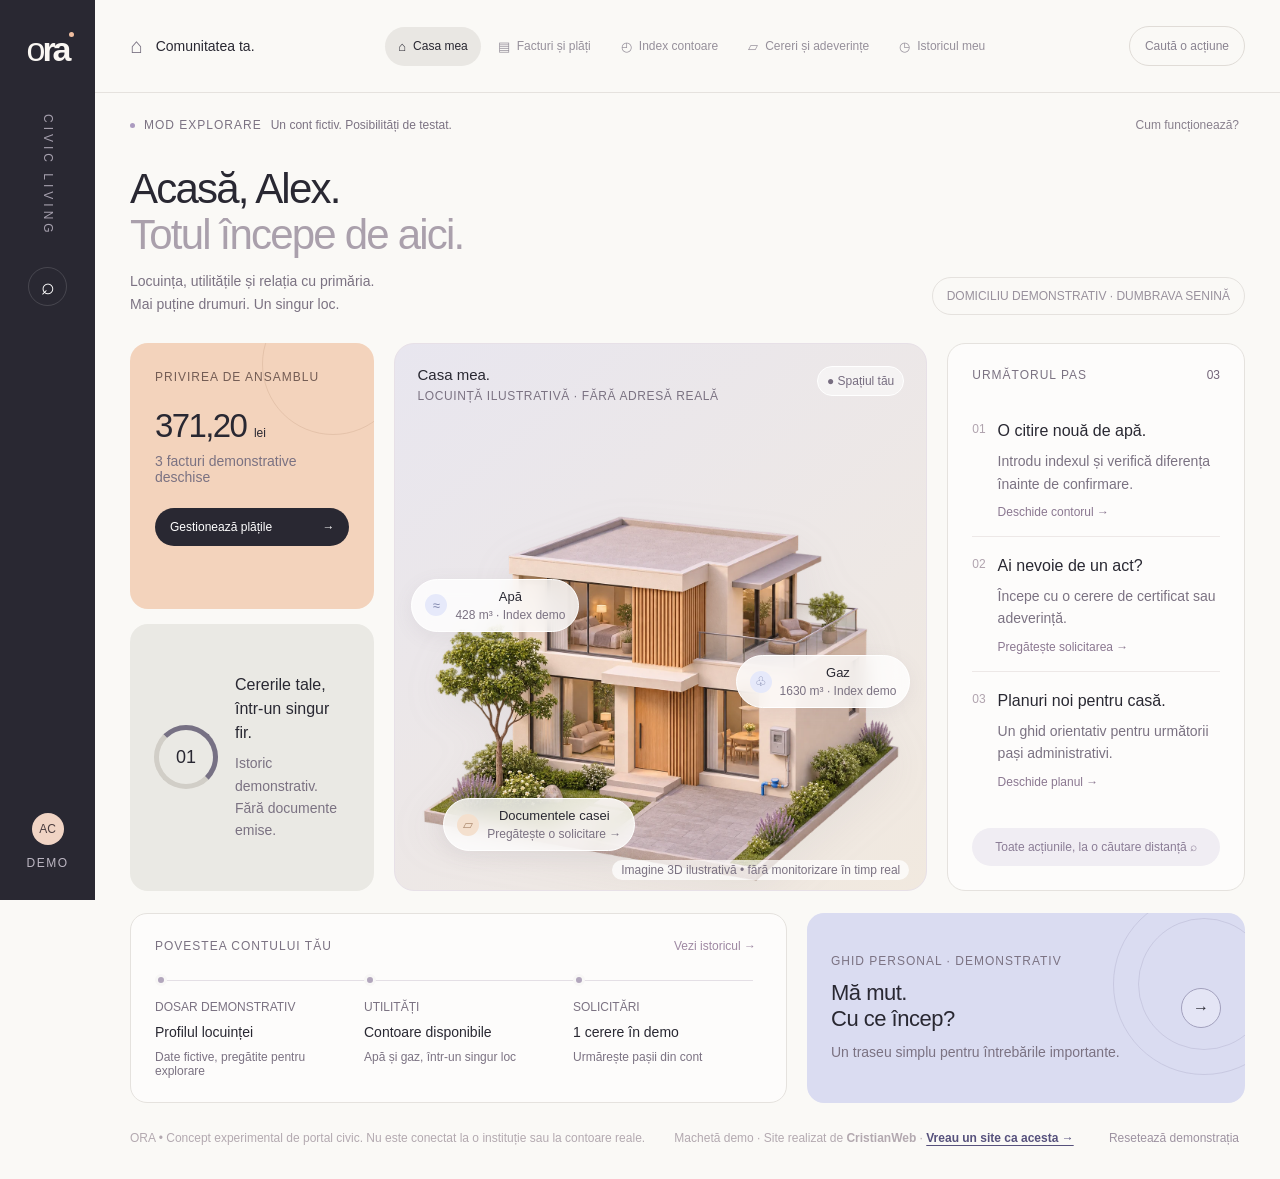
<file: ora/index.html>
<!doctype html><html lang="ro"><head><meta charset="utf-8"><meta name="viewport" content="width=device-width,initial-scale=1"><meta name="robots" content="noindex,nofollow"><title>ORA — Casa mea, conectată</title><link rel="stylesheet" href="style.css"></head><body><aside class="rail"><a class="brand" href="#acasa">o<span>ra</span><i></i></a><div class="railword">CIVIC LIVING</div><button class="railcommand" data-command="true" aria-label="Deschide căutarea rapidă">⌕</button><div class="railbottom"><span class="avatar">AC</span><span>DEMO</span></div></aside><div class="workspace"><header><div class="city"><span class="cityicon">⌂</span><div><b>Comunitatea ta.</b><small>Dumbrava Senină · concept de portal civic</small></div></div><nav id="navigation" aria-label="Navigare principală"></nav><button class="searchbutton" data-command="true">Caută o acțiune <kbd>Ctrl K</kbd></button></header><main><div class="demoline"><span class="dot"></span> MOD EXPLORARE <span>Un cont fictiv. Posibilități de testat.</span><button data-help="true">Cum funcționează?</button></div><div id="page"></div><footer><span>ORA • Concept experimental de portal civic. Nu este conectat la o instituție sau la contoare reale.</span><span class="credit">Machetă demo · Site realizat de <b>CristianWeb</b> · <a href="https://cristianweb.ro" target="_blank" rel="noopener">Vreau un site ca acesta →</a></span><button id="reset">Resetează demonstrația</button></footer></main></div><nav class="mobilebar" id="mobilebar"></nav><dialog id="modal" aria-labelledby="modaltitle"><button class="close" aria-label="Închide">×</button><div id="modalbody"></div></dialog><div id="toast" role="status"></div><script src="app.js"></script></body></html>
</file>
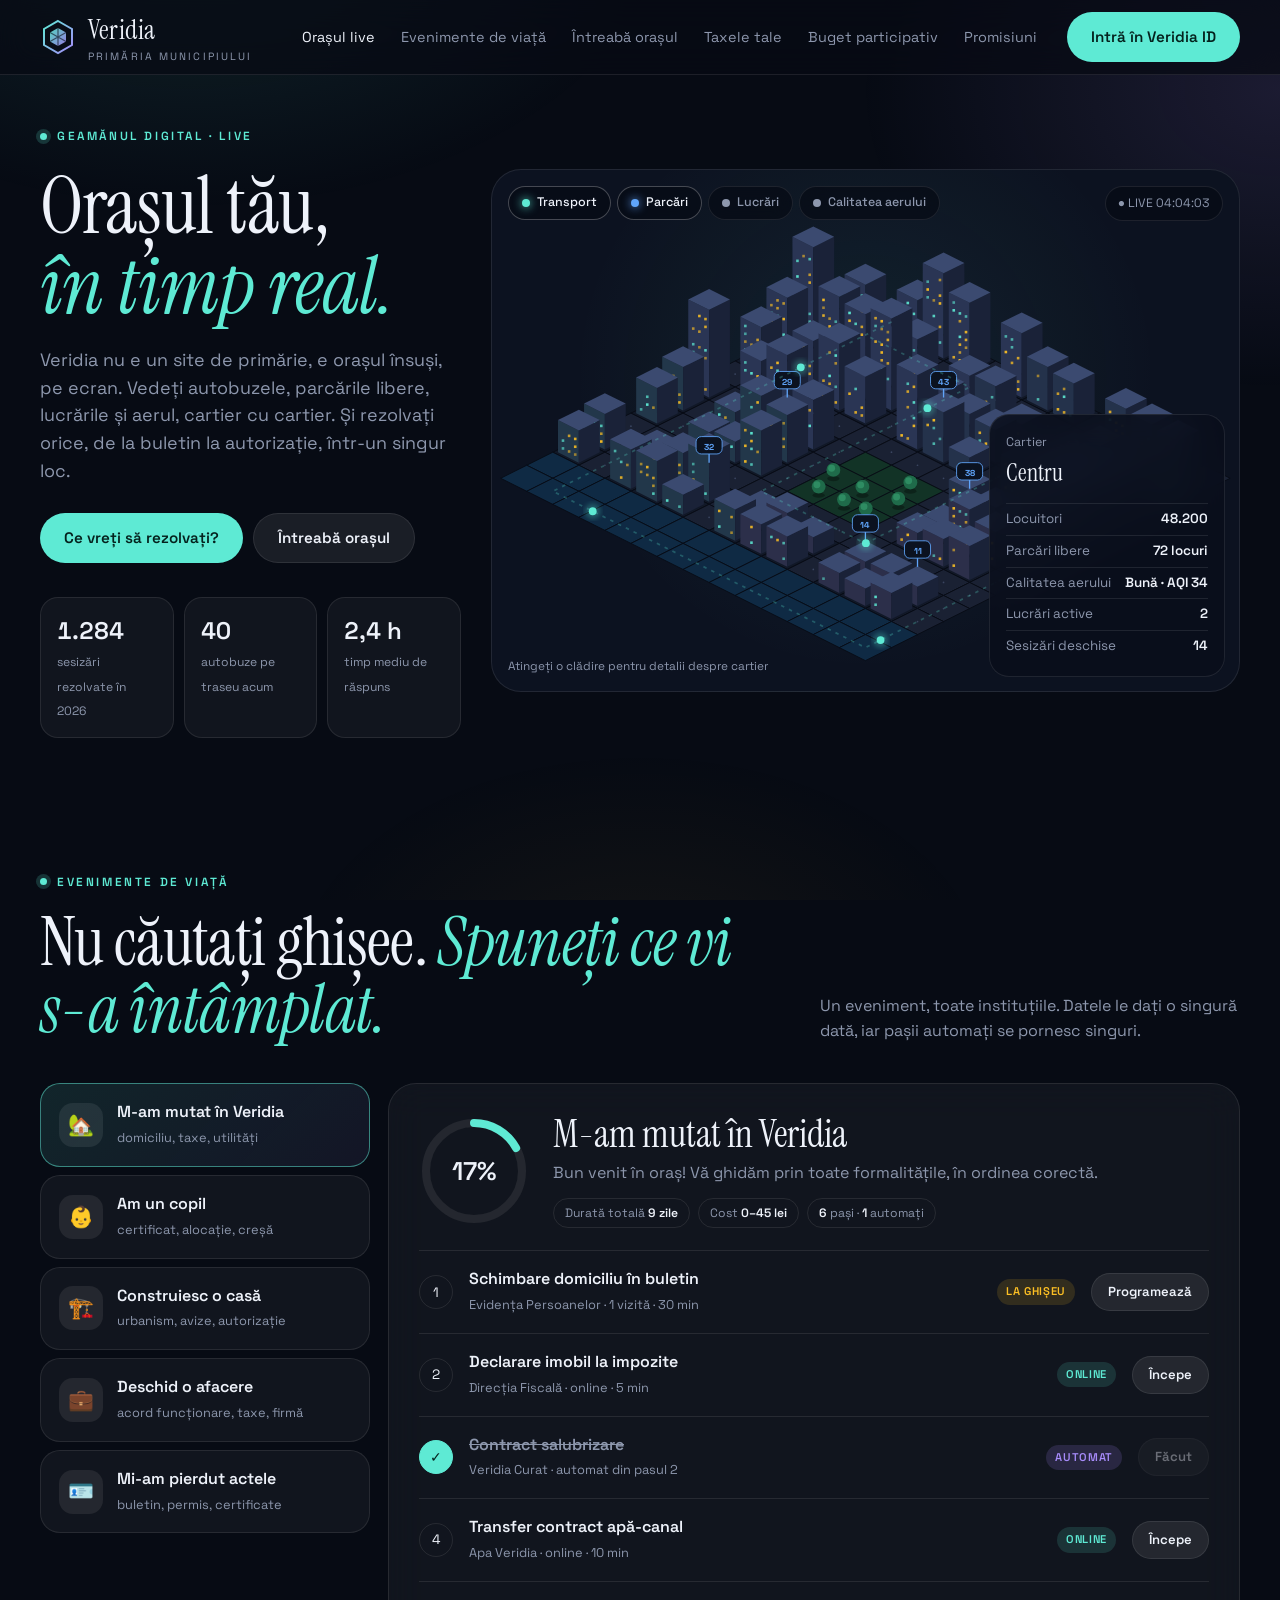
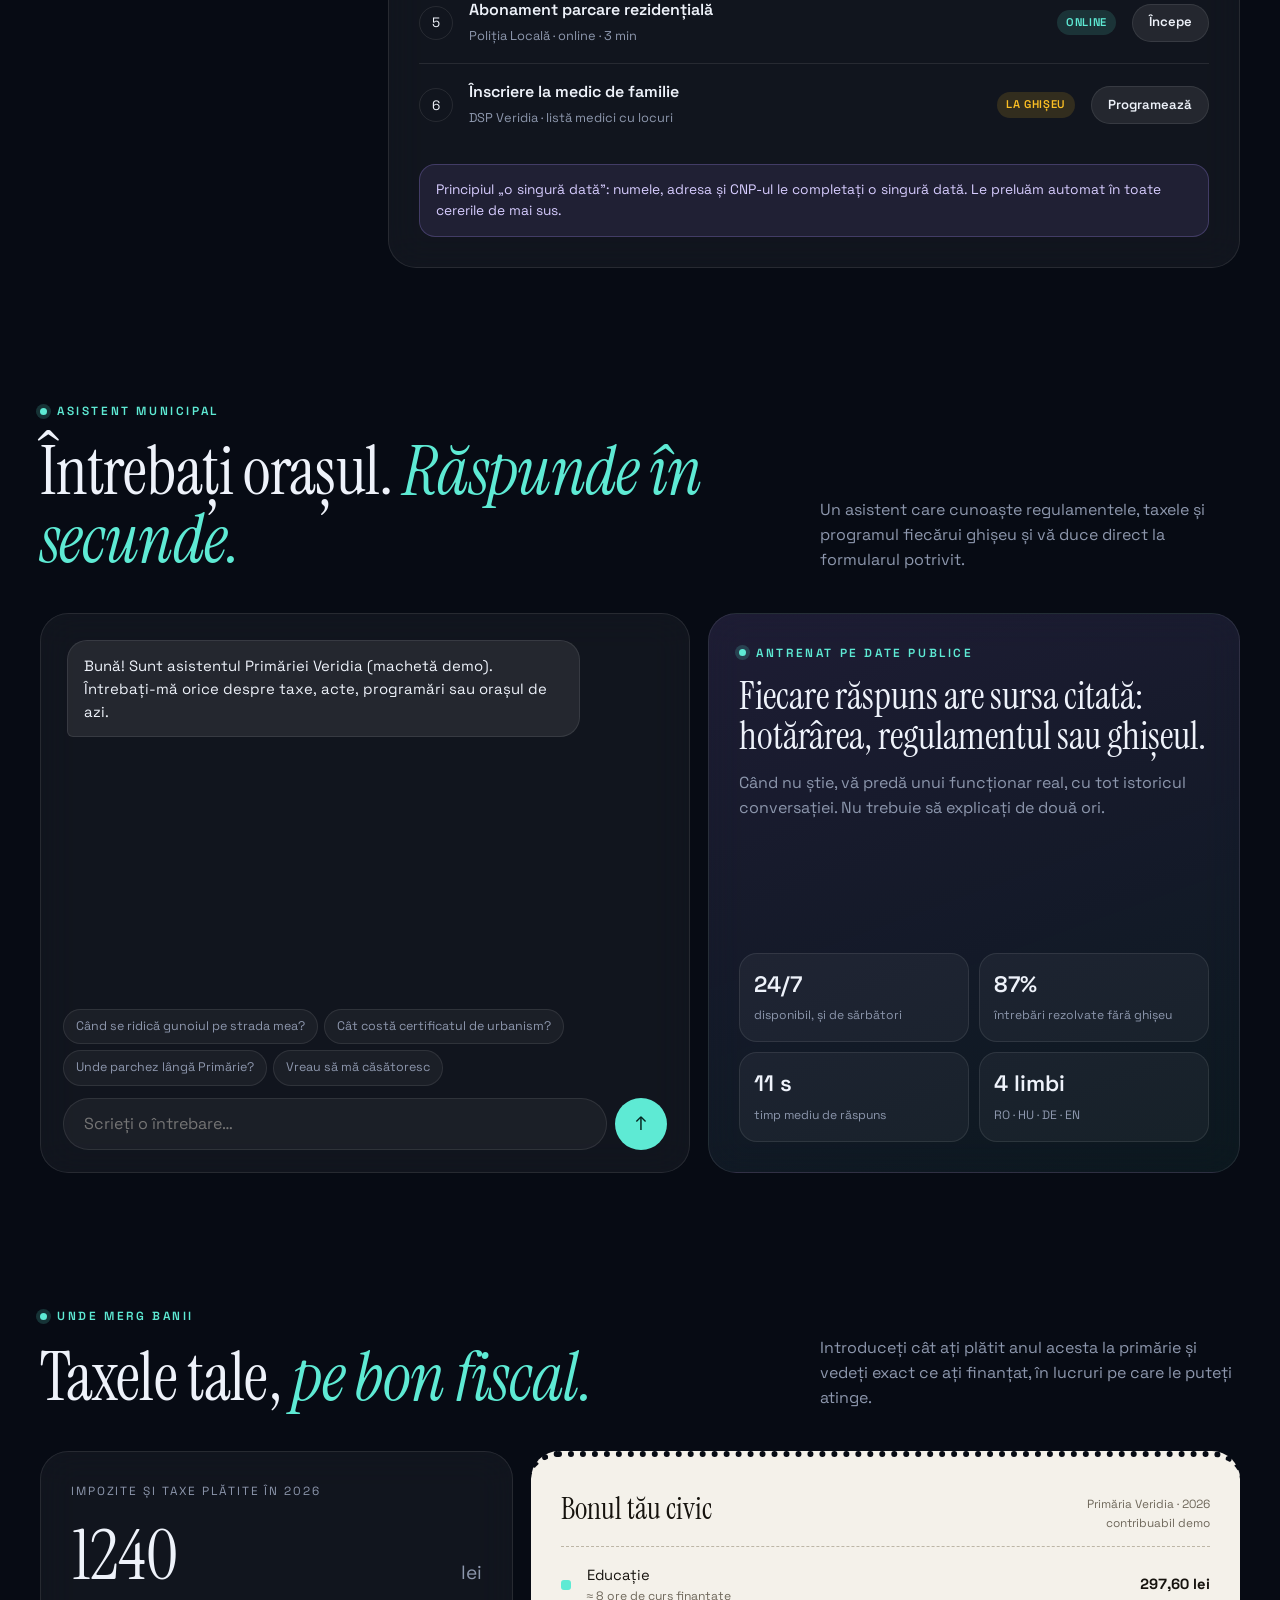
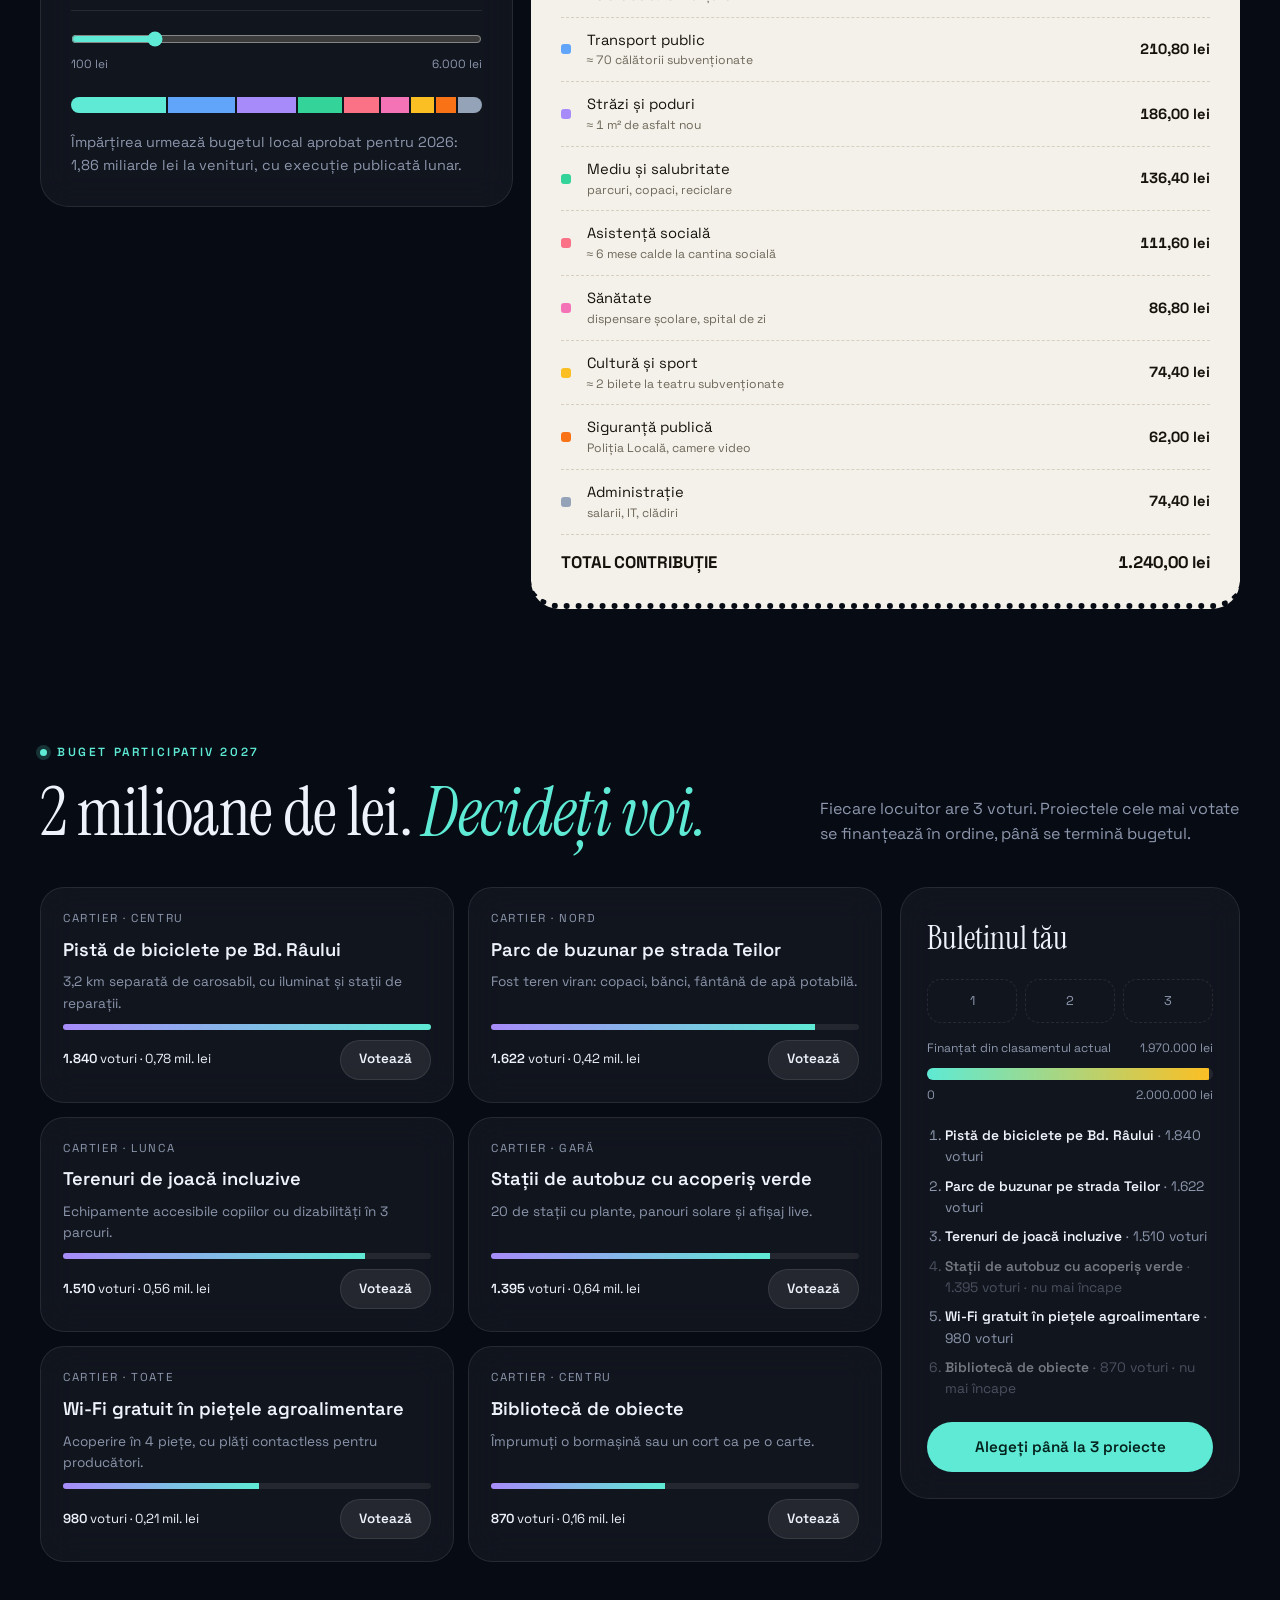
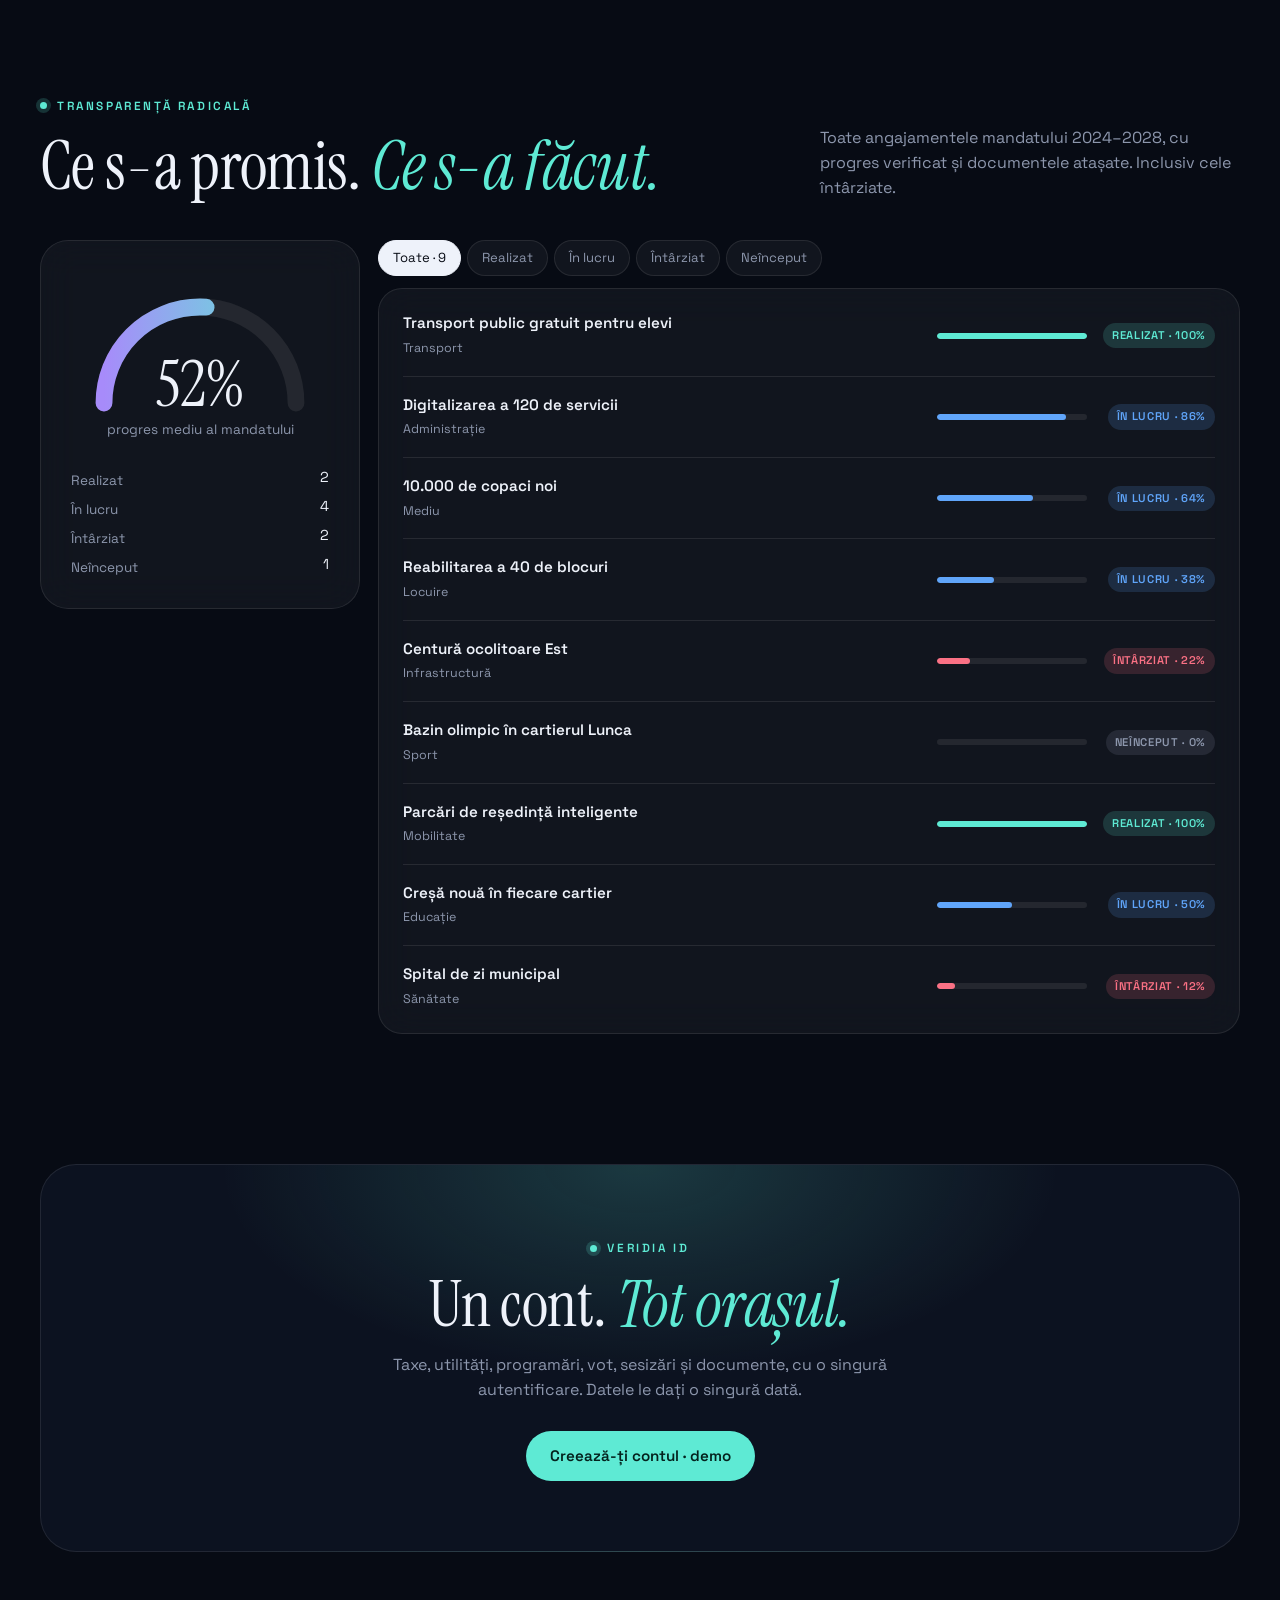
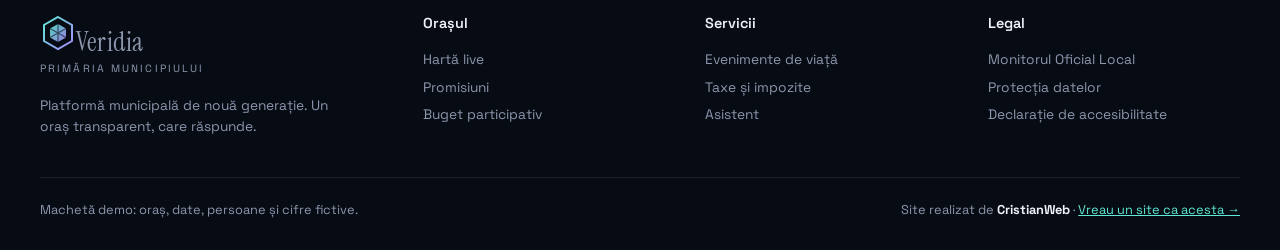
<file: veridia/index.html>
<!DOCTYPE html><html lang="ro"><head><meta charset="utf-8"><meta name="viewport" content="width=device-width,initial-scale=1"><meta name="robots" content="noindex,nofollow"><meta name="theme-color" content="#070B14"><title>Veridia — orașul tău, live · machetă demo</title><style>@font-face{font-family:'IS';font-style:normal;font-weight:400;font-display:swap;src:url([data-uri]) format('woff2');unicode-range:U+0100-02BA,U+02BD-02C5,U+02C7-02CC,U+02CE-02D7,U+02DD-02FF,U+0304,U+0308,U+0329,U+1D00-1DBF,U+1E00-1E9F,U+1EF2-1EFF,U+2020,U+20A0-20AB,U+20AD-20C0,U+2113,U+2C60-2C7F,U+A720-A7FF;}
@font-face{font-family:'IS';font-style:normal;font-weight:400;font-display:swap;src:url([data-uri]) format('woff2');unicode-range:U+0000-00FF,U+0131,U+0152-0153,U+02BB-02BC,U+02C6,U+02DA,U+02DC,U+0304,U+0308,U+0329,U+2000-206F,U+20AC,U+2122,U+2191,U+2193,U+2212,U+2215,U+FEFF,U+FFFD;}
@font-face{font-family:'IS';font-style:italic;font-weight:400;font-display:swap;src:url([data-uri]) format('woff2');unicode-range:U+0100-02BA,U+02BD-02C5,U+02C7-02CC,U+02CE-02D7,U+02DD-02FF,U+0304,U+0308,U+0329,U+1D00-1DBF,U+1E00-1E9F,U+1EF2-1EFF,U+2020,U+20A0-20AB,U+20AD-20C0,U+2113,U+2C60-2C7F,U+A720-A7FF;}
@font-face{font-family:'IS';font-style:italic;font-weight:400;font-display:swap;src:url([data-uri]) format('woff2');unicode-range:U+0000-00FF,U+0131,U+0152-0153,U+02BB-02BC,U+02C6,U+02DA,U+02DC,U+0304,U+0308,U+0329,U+2000-206F,U+20AC,U+2122,U+2191,U+2193,U+2212,U+2215,U+FEFF,U+FFFD;}
@font-face{font-family:'SG';font-style:normal;font-weight:400;font-display:swap;src:url([data-uri]) format('woff2');unicode-range:U+0100-02BA,U+02BD-02C5,U+02C7-02CC,U+02CE-02D7,U+02DD-02FF,U+0304,U+0308,U+0329,U+1D00-1DBF,U+1E00-1E9F,U+1EF2-1EFF,U+2020,U+20A0-20AB,U+20AD-20C0,U+2113,U+2C60-2C7F,U+A720-A7FF;}
@font-face{font-family:'SG';font-style:normal;font-weight:400;font-display:swap;src:url([data-uri]) format('woff2');unicode-range:U+0000-00FF,U+0131,U+0152-0153,U+02BB-02BC,U+02C6,U+02DA,U+02DC,U+0304,U+0308,U+0329,U+2000-206F,U+20AC,U+2122,U+2191,U+2193,U+2212,U+2215,U+FEFF,U+FFFD;}
@font-face{font-family:'SG';font-style:normal;font-weight:500;font-display:swap;src:url([data-uri]) format('woff2');unicode-range:U+0100-02BA,U+02BD-02C5,U+02C7-02CC,U+02CE-02D7,U+02DD-02FF,U+0304,U+0308,U+0329,U+1D00-1DBF,U+1E00-1E9F,U+1EF2-1EFF,U+2020,U+20A0-20AB,U+20AD-20C0,U+2113,U+2C60-2C7F,U+A720-A7FF;}
@font-face{font-family:'SG';font-style:normal;font-weight:500;font-display:swap;src:url([data-uri]) format('woff2');unicode-range:U+0000-00FF,U+0131,U+0152-0153,U+02BB-02BC,U+02C6,U+02DA,U+02DC,U+0304,U+0308,U+0329,U+2000-206F,U+20AC,U+2122,U+2191,U+2193,U+2212,U+2215,U+FEFF,U+FFFD;}
@font-face{font-family:'SG';font-style:normal;font-weight:600;font-display:swap;src:url([data-uri]) format('woff2');unicode-range:U+0100-02BA,U+02BD-02C5,U+02C7-02CC,U+02CE-02D7,U+02DD-02FF,U+0304,U+0308,U+0329,U+1D00-1DBF,U+1E00-1E9F,U+1EF2-1EFF,U+2020,U+20A0-20AB,U+20AD-20C0,U+2113,U+2C60-2C7F,U+A720-A7FF;}
@font-face{font-family:'SG';font-style:normal;font-weight:600;font-display:swap;src:url([data-uri]) format('woff2');unicode-range:U+0000-00FF,U+0131,U+0152-0153,U+02BB-02BC,U+02C6,U+02DA,U+02DC,U+0304,U+0308,U+0329,U+2000-206F,U+20AC,U+2122,U+2191,U+2193,U+2212,U+2215,U+FEFF,U+FFFD;}
@font-face{font-family:'SG';font-style:normal;font-weight:700;font-display:swap;src:url([data-uri]) format('woff2');unicode-range:U+0100-02BA,U+02BD-02C5,U+02C7-02CC,U+02CE-02D7,U+02DD-02FF,U+0304,U+0308,U+0329,U+1D00-1DBF,U+1E00-1E9F,U+1EF2-1EFF,U+2020,U+20A0-20AB,U+20AD-20C0,U+2113,U+2C60-2C7F,U+A720-A7FF;}
@font-face{font-family:'SG';font-style:normal;font-weight:700;font-display:swap;src:url([data-uri]) format('woff2');unicode-range:U+0000-00FF,U+0131,U+0152-0153,U+02BB-02BC,U+02C6,U+02DA,U+02DC,U+0304,U+0308,U+0329,U+2000-206F,U+20AC,U+2122,U+2191,U+2193,U+2212,U+2215,U+FEFF,U+FFFD;}

:root{--bg:#070B14;--bg2:#0C1220;--gl:rgba(255,255,255,.045);--gl2:rgba(255,255,255,.08);--ln:rgba(255,255,255,.09);--tx:#EEF2FA;--mu:#8D97AD;--mi:#5EEAD4;--am:#FBBF24;--vi:#A78BFA;--rd:#FB7185;--bl:#60A5FA}
*,*::before,*::after{box-sizing:border-box}html{scroll-behavior:smooth}
body{margin:0;background:var(--bg);color:var(--tx);font-family:SG,sans-serif;font-size:16px;line-height:1.55;-webkit-font-smoothing:antialiased;overflow-x:hidden}
h1,h2,h3,h4,p{margin:0}button,input,select{font:inherit;color:inherit}button{cursor:pointer}a{color:inherit}:focus-visible{outline:2px solid var(--mi);outline-offset:3px}
.sf{font-family:IS,serif;font-weight:400;letter-spacing:-.01em;line-height:1}.sf em{font-style:italic;color:var(--mi)}
.wrap{max-width:1320px;margin:0 auto;padding:0 40px}
.ey{display:inline-flex;align-items:center;gap:10px;font-size:.74rem;letter-spacing:.22em;text-transform:uppercase;font-weight:600;color:var(--mi)}.ey i{width:7px;height:7px;border-radius:50%;background:var(--mi);box-shadow:0 0 0 4px rgba(94,234,212,.18);animation:pu 2s infinite}@keyframes pu{50%{box-shadow:0 0 0 8px rgba(94,234,212,0)}}
.glass{background:var(--gl);border:1px solid var(--ln);backdrop-filter:blur(18px);border-radius:24px}
.btn{display:inline-flex;align-items:center;justify-content:center;gap:10px;height:50px;padding:0 24px;border-radius:99px;border:0;font-weight:600;font-size:.95rem;white-space:nowrap;text-decoration:none;transition:.2s}
.btn-m{background:var(--mi);color:#04221D}.btn-m:hover{box-shadow:0 0 30px rgba(94,234,212,.45)}.btn-g{background:var(--gl2);border:1px solid var(--ln);color:var(--tx)}.btn-g:hover{background:rgba(255,255,255,.14)}
.glow{position:fixed;inset:0;pointer-events:none;z-index:-1;background:radial-gradient(800px 500px at 15% -10%,rgba(94,234,212,.12),transparent 60%),radial-gradient(700px 500px at 100% 10%,rgba(167,139,250,.13),transparent 60%),radial-gradient(600px 400px at 50% 110%,rgba(251,191,36,.06),transparent 60%)}
.nv{position:sticky;top:0;z-index:50;background:rgba(7,11,20,.72);backdrop-filter:blur(16px);border-bottom:1px solid var(--ln)}.nv .wrap{height:74px;display:flex;align-items:center;gap:30px}
.lg{display:flex;align-items:center;gap:12px;text-decoration:none;margin-right:auto}.lg svg{width:36px;height:36px}.lg b{font-family:IS;font-size:1.7rem;font-weight:400;letter-spacing:.02em}.lg small{display:block;font-size:.66rem;letter-spacing:.2em;text-transform:uppercase;color:var(--mu);margin-top:-2px}
.lk{display:flex;gap:26px;font-size:.9rem}.lk a{text-decoration:none;color:var(--mu);transition:.2s}.lk a:hover,.lk a.on{color:var(--tx)}
.hb{display:none;width:46px;height:46px;border-radius:14px;border:1px solid var(--ln);background:var(--gl);flex-direction:column;gap:4px;align-items:center;justify-content:center}.hb i{width:18px;height:2px;background:var(--tx)}
.mm{position:fixed;inset:0;z-index:90;background:rgba(7,11,20,.97);backdrop-filter:blur(20px);display:none;flex-direction:column;padding:20px 22px 30px}.mm.on{display:flex}.mm .x{align-self:flex-end;width:46px;height:46px;border-radius:50%;border:1px solid var(--ln);background:none;font-size:1.2rem}
.mm nav{display:flex;flex-direction:column;margin-top:20px}.mm nav a{font-family:IS;font-size:2.4rem;text-decoration:none;padding:8px 0;border-bottom:1px solid var(--ln)}.mm .btn{margin-top:auto}
/* hero twin */
.hero{padding:48px 0 0}.hg{display:grid;grid-template-columns:minmax(0,.72fr) minmax(0,1.28fr);gap:30px;align-items:center}
.hero h1{font-size:5rem;margin:18px 0 20px}.hero p.l{font-size:1.12rem;color:var(--mu);max-width:500px}
.hb2{display:flex;gap:10px;flex-wrap:wrap;margin-top:28px}
.live{display:grid;grid-template-columns:repeat(3,minmax(0,1fr));gap:10px;margin-top:34px}.live div{padding:14px 16px;border-radius:18px;background:var(--gl);border:1px solid var(--ln)}.live b{display:block;font-size:1.5rem;font-weight:600;font-variant-numeric:tabular-nums}.live span{font-size:.76rem;color:var(--mu)}
.tw{position:relative;border-radius:30px;background:radial-gradient(circle at 50% 40%,rgba(94,234,212,.08),transparent 60%),var(--bg2);border:1px solid var(--ln);overflow:hidden}
.tw svg#city{display:block;width:100%;height:auto;cursor:pointer}
.tw .lay{position:absolute;left:16px;top:16px;display:flex;flex-wrap:wrap;gap:6px;max-width:calc(100% - 32px);z-index:2}
.lay button{display:flex;align-items:center;gap:7px;height:34px;padding:0 13px;border-radius:99px;border:1px solid var(--ln);background:rgba(7,11,20,.7);backdrop-filter:blur(10px);font-size:.78rem;font-weight:500;color:var(--mu)}.lay button i{width:8px;height:8px;border-radius:50%;background:currentColor}
.lay button.on{color:var(--tx);border-color:rgba(255,255,255,.25)}.lay button.on i{background:var(--c);box-shadow:0 0 10px var(--c)}
.tw .clk{position:absolute;right:16px;top:16px;font-size:.76rem;color:var(--mu);background:rgba(7,11,20,.7);border:1px solid var(--ln);border-radius:99px;padding:7px 12px;z-index:2;font-variant-numeric:tabular-nums}
.pan{position:absolute;right:14px;bottom:14px;width:236px;padding:14px 16px;border-radius:20px;background:rgba(10,15,27,.86);border:1px solid var(--ln);backdrop-filter:blur(16px);z-index:2;transition:.3s}
.pan h4{font-family:IS;font-weight:400;font-size:1.5rem}.pan .s{font-size:.78rem;color:var(--mu)}.pan ul{list-style:none;padding:0;margin:12px 0 0}.pan li{display:flex;justify-content:space-between;gap:10px;padding:5px 0;border-top:1px solid var(--ln);font-size:.84rem}.pan li span{color:var(--mu)}.pan li b{font-weight:600}
.hint{position:absolute;left:16px;bottom:16px;font-size:.74rem;color:var(--mu);z-index:2}
.bld{transition:opacity .3s}.bld:hover{filter:brightness(1.35)}.dim .bld:not(.sel){opacity:.35}
/* sections */
section{padding:130px 0 0}
.sh{display:flex;justify-content:space-between;align-items:flex-end;gap:40px;margin-bottom:40px}.sh h2{font-size:4.2rem;margin-top:16px;max-width:760px}.sh p{max-width:420px;color:var(--mu)}
/* life events */
.le{display:grid;grid-template-columns:330px minmax(0,1fr);gap:18px}
.lev{display:flex;flex-direction:column;gap:8px}.lev button{display:flex;align-items:center;gap:14px;text-align:left;padding:16px 18px;border-radius:20px;border:1px solid var(--ln);background:var(--gl);transition:.2s}
.lev button span.e{width:44px;height:44px;border-radius:14px;display:grid;place-items:center;font-size:1.3rem;background:var(--gl2);flex:none}.lev button b{display:block;font-weight:600}.lev button small{color:var(--mu);font-size:.8rem}
.lev button.on{border-color:rgba(94,234,212,.5);background:linear-gradient(135deg,rgba(94,234,212,.12),rgba(167,139,250,.08))}
.jr{padding:30px;border-radius:28px}.jh{display:flex;gap:24px;align-items:center;margin-bottom:22px}
.ring{width:110px;height:110px;flex:none;position:relative}.ring svg{transform:rotate(-90deg)}.ring b{position:absolute;inset:0;display:grid;place-items:center;font-size:1.6rem;font-weight:600}
.jh h3{font-family:IS;font-weight:400;font-size:2.4rem;line-height:1.05}.jh p{color:var(--mu);margin-top:6px}
.jm{display:flex;gap:8px;flex-wrap:wrap;margin-top:12px}.jm span{font-size:.76rem;border:1px solid var(--ln);border-radius:99px;padding:5px 11px;color:var(--mu)}.jm span b{color:var(--tx);font-weight:600}
.stp{display:flex;gap:16px;align-items:center;padding:16px 0;border-top:1px solid var(--ln)}
.stp .n{width:34px;height:34px;border-radius:50%;border:1.5px solid var(--ln);display:grid;place-items:center;font-size:.85rem;flex:none;transition:.3s}.stp.d .n{background:var(--mi);border-color:var(--mi);color:#04221D}
.stp div{flex:1;min-width:0}.stp b{display:block;font-weight:600}.stp.d b{color:var(--mu);text-decoration:line-through}.stp small{color:var(--mu);font-size:.8rem}
.tag{font-size:.7rem;font-weight:600;letter-spacing:.06em;text-transform:uppercase;padding:4px 9px;border-radius:99px;white-space:nowrap}.t-on{background:rgba(94,234,212,.14);color:var(--mi)}.t-of{background:rgba(251,191,36,.14);color:var(--am)}.t-au{background:rgba(167,139,250,.16);color:var(--vi)}
.stp button{height:38px;padding:0 16px;border-radius:99px;border:1px solid var(--ln);background:var(--gl2);font-size:.82rem;font-weight:600;white-space:nowrap}.stp.d button{opacity:.4}
.once{margin-top:18px;padding:14px 16px;border-radius:16px;background:rgba(167,139,250,.1);border:1px solid rgba(167,139,250,.25);font-size:.86rem;color:#D7CCFF}
/* assistant */
.as{display:grid;grid-template-columns:minmax(0,1.1fr) minmax(0,.9fr);gap:18px;align-items:stretch}
.chat{padding:22px;border-radius:28px;display:flex;flex-direction:column;height:560px}
.msgs{flex:1;overflow-y:auto;display:flex;flex-direction:column;gap:12px;padding:4px 4px 10px;scrollbar-width:thin}
.mg{max-width:86%;padding:13px 16px;border-radius:20px;font-size:.93rem}.mg.u{align-self:flex-end;background:var(--mi);color:#04221D;border-bottom-right-radius:6px}.mg.b{align-self:flex-start;background:var(--gl2);border:1px solid var(--ln);border-bottom-left-radius:6px}
.mg .ch{display:flex;flex-wrap:wrap;gap:6px;margin-top:10px}.mg .ch a{font-size:.78rem;border:1px solid rgba(94,234,212,.4);color:var(--mi);border-radius:99px;padding:5px 11px;text-decoration:none}
.mg.t i{display:inline-block;width:6px;height:6px;border-radius:50%;background:var(--mu);margin:0 2px;animation:dt 1s infinite}.mg.t i:nth-child(2){animation-delay:.15s}.mg.t i:nth-child(3){animation-delay:.3s}@keyframes dt{50%{opacity:.2}}
.sug{display:flex;gap:6px;flex-wrap:wrap;margin:8px 0 12px}.sug button{font-size:.78rem;border:1px solid var(--ln);background:var(--gl);border-radius:99px;padding:7px 12px;color:var(--mu)}.sug button:hover{color:var(--tx)}
.ci{display:flex;gap:8px}.ci input{flex:1;min-width:0;height:52px;border-radius:99px;border:1px solid var(--ln);background:var(--gl);padding:0 20px;outline:0}.ci input:focus{border-color:var(--mi)}.ci button{width:52px;height:52px;border-radius:50%;border:0;background:var(--mi);color:#04221D;font-size:1.2rem;flex:none}
.asi{padding:30px;border-radius:28px;display:flex;flex-direction:column;gap:14px;background:linear-gradient(160deg,rgba(167,139,250,.14),rgba(94,234,212,.06))}
.asi h3{font-family:IS;font-weight:400;font-size:2.4rem;line-height:1.05}.asi p{color:var(--mu)}
.asi .k{display:grid;grid-template-columns:1fr 1fr;gap:10px;margin-top:auto}.asi .k div{background:var(--gl);border:1px solid var(--ln);border-radius:18px;padding:14px}.asi .k b{display:block;font-size:1.4rem;font-weight:600}.asi .k span{font-size:.76rem;color:var(--mu)}
/* tax receipt */
.tx{display:grid;grid-template-columns:minmax(0,.8fr) minmax(0,1.2fr);gap:18px;align-items:start}
.txi{padding:30px;border-radius:28px}.txi label{display:block;font-size:.74rem;letter-spacing:.16em;text-transform:uppercase;color:var(--mu);margin-bottom:8px}
.txi .big{display:flex;align-items:baseline;gap:8px;border-bottom:1px solid var(--ln);padding-bottom:8px}.txi .big input{width:100%;min-width:0;border:0;background:transparent;font-family:IS;font-size:4.4rem;line-height:1;outline:0;color:var(--tx);font-variant-numeric:tabular-nums}.txi .big span{font-size:1.2rem;color:var(--mu)}
.txi input[type=range]{width:100%;margin:20px 0 6px;accent-color:var(--mi)}.txi .rg{display:flex;justify-content:space-between;font-size:.74rem;color:var(--mu)}
.txi p{color:var(--mu);font-size:.9rem;margin-top:18px}
.stack{display:flex;height:16px;border-radius:99px;overflow:hidden;margin-top:24px;gap:2px}.stack i{display:block;height:100%;transition:width .5s}
.rcp{padding:28px 30px;border-radius:28px;background:#F4F1EA;color:#16130E;position:relative;font-variant-numeric:tabular-nums}
.rcp{border-top:6px dotted #070B14;border-bottom:6px dotted #070B14}.rcp .hd{display:flex;justify-content:space-between;align-items:flex-end;border-bottom:1.5px dashed #BDB6A6;padding-bottom:14px;margin-bottom:6px}.rcp .hd b{font-family:IS;font-size:1.9rem;font-weight:400}.rcp .hd span{font-size:.74rem;color:#6E675A;text-align:right}
.rl{display:grid;grid-template-columns:14px minmax(0,1fr) auto;gap:12px;align-items:center;padding:11px 0;border-bottom:1px dashed #D7D0C1;font-size:.92rem}.rl i{width:10px;height:10px;border-radius:3px}.rl small{display:block;color:#6E675A;font-size:.76rem}.rl b{font-weight:700;white-space:nowrap}
.rcp .tot{display:flex;justify-content:space-between;padding-top:14px;font-weight:700;font-size:1.05rem}
/* participatory */
.pb{display:grid;grid-template-columns:minmax(0,1fr) 340px;gap:18px;align-items:start}
.pj{display:grid;grid-template-columns:repeat(2,minmax(0,1fr));gap:14px}
.pc{padding:22px;border-radius:24px;display:flex;flex-direction:column;gap:10px;transition:.25s}.pc.v{border-color:rgba(94,234,212,.6);background:rgba(94,234,212,.07)}
.pc .ar{font-size:.72rem;letter-spacing:.14em;text-transform:uppercase;color:var(--mu)}.pc h4{font-size:1.15rem;font-weight:600;line-height:1.3}.pc p{font-size:.85rem;color:var(--mu);flex:1}
.pc .vb{height:6px;border-radius:9px;background:var(--gl2);overflow:hidden}.pc .vb i{display:block;height:100%;background:linear-gradient(90deg,var(--vi),var(--mi));transition:width .5s}
.pc .ft{display:flex;justify-content:space-between;align-items:center;gap:10px;font-size:.82rem}.pc .ft b{font-weight:600}
.pc button{height:40px;padding:0 18px;border-radius:99px;border:1px solid var(--ln);background:var(--gl2);font-weight:600;font-size:.84rem}.pc.v button{background:var(--mi);color:#04221D;border-color:var(--mi)}
.ball{position:sticky;top:100px;padding:26px;border-radius:28px}.ball h3{font-family:IS;font-weight:400;font-size:2rem}.ball .vt{display:flex;gap:8px;margin:16px 0}.ball .vt i{flex:1;height:44px;border-radius:14px;border:1.5px dashed var(--ln);display:grid;place-items:center;font-style:normal;color:var(--mu);font-size:.8rem}.ball .vt i.f{border-style:solid;border-color:var(--mi);background:rgba(94,234,212,.1);color:var(--mi)}
.meter{height:12px;border-radius:99px;background:var(--gl2);position:relative;overflow:hidden;margin:10px 0 6px}.meter i{position:absolute;left:0;top:0;bottom:0;background:linear-gradient(90deg,var(--mi),var(--am));transition:width .5s}
.ball .ml{display:flex;justify-content:space-between;font-size:.76rem;color:var(--mu)}.ball ol{padding-left:18px;margin:16px 0 0;font-size:.86rem;color:var(--mu)}.ball ol li{padding:4px 0}.ball ol li b{color:var(--tx);font-weight:600}.ball ol li.out{opacity:.45}
/* promises */
.pr{display:grid;grid-template-columns:320px minmax(0,1fr);gap:18px;align-items:start}
.gauge{padding:30px;border-radius:28px;text-align:center}.gauge svg{width:100%;max-width:240px}.gauge b{display:block;font-family:IS;font-size:4rem;font-weight:400;line-height:1;margin-top:-70px}.gauge span{color:var(--mu);font-size:.85rem}
.gauge .lg2{display:grid;gap:8px;margin-top:28px;text-align:left;font-size:.86rem}.gauge .lg2 div{display:flex;justify-content:space-between;color:var(--mu)}.gauge .lg2 b{display:inline;font-family:SG;font-size:.9rem;margin:0;color:var(--tx)}
.flt{display:flex;gap:6px;flex-wrap:wrap;margin-bottom:12px}.flt button{height:36px;padding:0 14px;border-radius:99px;border:1px solid var(--ln);background:var(--gl);font-size:.82rem;color:var(--mu)}.flt button.on{background:var(--tx);color:var(--bg);border-color:var(--tx)}
.pl{border-radius:24px;padding:6px 24px}.pi{display:grid;grid-template-columns:minmax(0,1fr) 150px 110px;gap:18px;align-items:center;padding:16px 0;border-bottom:1px solid var(--ln)}.pi:last-child{border:0}
.pi b{display:block;font-weight:600;font-size:.95rem}.pi small{color:var(--mu);font-size:.78rem}.pi .bar{height:6px;border-radius:9px;background:var(--gl2);overflow:hidden}.pi .bar i{display:block;height:100%;border-radius:9px}
.cta{margin:130px 0 0;padding:70px 40px;border-radius:36px;text-align:center;background:radial-gradient(600px 300px at 50% 0%,rgba(94,234,212,.18),transparent 70%),var(--bg2);border:1px solid var(--ln)}.cta h2{font-size:4rem}.cta p{color:var(--mu);max-width:560px;margin:16px auto 28px}
footer{padding:60px 0 30px;color:var(--mu);font-size:.86rem}.fg{display:grid;grid-template-columns:1.4fr 1fr 1fr 1fr;gap:30px;padding-bottom:40px;border-bottom:1px solid var(--ln)}.fg h4{color:var(--tx);font-size:.9rem;margin-bottom:12px;font-weight:600}.fg a{display:block;text-decoration:none;padding:3px 0}.fg a:hover{color:var(--tx)}.fg p{margin-top:14px;max-width:320px}
.fb{display:flex;justify-content:space-between;gap:16px;flex-wrap:wrap;padding-top:22px;font-size:.8rem}.fb b{color:var(--tx)}.fb a{color:var(--mi)}
.rv{opacity:0;transform:translateY(24px);transition:opacity .8s,transform .8s}.rv.in{opacity:1;transform:none}
@media(max-width:1180px){.hero h1{font-size:4.4rem}.lk{gap:18px;font-size:.84rem}.hg{grid-template-columns:minmax(0,1fr)}.pj{grid-template-columns:minmax(0,1fr)}}
@media(max-width:980px){
.wrap{padding:0 16px}.lk,.nv .btn{display:none}.hb{display:flex}.nv .wrap{height:64px}
.hero{padding-top:28px}.hero h1{font-size:3.1rem}.live{grid-template-columns:repeat(3,minmax(0,1fr));gap:6px}.live div{padding:10px}.live b{font-size:1.1rem}.live span{font-size:.66rem}
.tw{border-radius:22px}.pan{position:static;width:auto;margin:0 10px 10px;padding:14px}.hint{display:none}.tw .lay{position:static;padding:12px 12px 0;max-width:none}.tw .clk{display:none}
section{padding-top:90px}.sh{flex-direction:column;align-items:flex-start;gap:12px}.sh h2{font-size:2.7rem}
.le,.as,.tx,.pb,.pr{grid-template-columns:minmax(0,1fr)}.lev{flex-direction:row;overflow-x:auto;padding-bottom:6px}.lev button{flex:none;width:240px}
.jr,.txi,.asi,.gauge{padding:20px}.jh{flex-direction:column;align-items:flex-start;gap:14px}.jh h3{font-size:1.9rem}.ring{width:84px;height:84px}
.stp{flex-wrap:wrap}.stp div{flex-basis:calc(100% - 50px)}.stp .tag{margin-left:50px}
.chat{height:520px;padding:14px}.txi .big input{font-size:3.4rem}.rcp{padding:22px 18px}
.ball{position:static}.pi{grid-template-columns:minmax(0,1fr) 90px;gap:10px}.pi .bar{grid-column:1/-1;order:3}.pl{padding:4px 16px}
.cta{padding:48px 20px;margin-top:90px}.cta h2{font-size:2.6rem}.fg{grid-template-columns:minmax(0,1fr)}}
</style></head><body><div class="glow"></div>
<header class="nv"><div class="wrap"><a class="lg" href="#"><svg viewBox="0 0 36 36" aria-hidden="true"><defs><linearGradient id="lgg" x1="0" y1="0" x2="1" y2="1"><stop offset="0" stop-color="#5EEAD4"/><stop offset="1" stop-color="#A78BFA"/></linearGradient></defs><path d="M18 2 32 10v16L18 34 4 26V10z" fill="none" stroke="url(#lgg)" stroke-width="2"/><path d="M18 9 26 13.5v9L18 27l-8-4.5v-9z" fill="url(#lgg)" opacity=".9"/><path d="M18 9v18M10 13.5l16 9M26 13.5l-16 9" stroke="#070B14" stroke-width="1.2" opacity=".6"/></svg><span><b>Veridia</b><small>Primăria Municipiului</small></span></a>
<nav class="lk" id="lk"><a href="#oras">Orașul live</a><a href="#viata">Evenimente de viață</a><a href="#asistent">Întreabă orașul</a><a href="#taxe">Taxele tale</a><a href="#buget">Buget participativ</a><a href="#promisiuni">Promisiuni</a></nav>
<a class="btn btn-m" href="#viata">Intră în Veridia ID</a><button class="hb" id="hb" aria-label="Meniu"><i></i><i></i><i></i></button></div></header>
<div class="mm" id="mm"><button class="x" id="mx" aria-label="Închide">✕</button><nav><a href="#oras">Orașul live</a><a href="#viata">Evenimente de viață</a><a href="#asistent">Întreabă orașul</a><a href="#taxe">Taxele tale</a><a href="#buget">Buget participativ</a><a href="#promisiuni">Promisiuni</a></nav><a class="btn btn-m" href="#viata">Intră în Veridia ID</a></div>
<main>
<div class="hero" id="oras"><div class="wrap"><div class="hg"><div><span class="ey"><i></i>Geamănul digital · live</span><h1 class="sf">Orașul tău,<br><em>în timp real.</em></h1>
<p class="l">Veridia nu e un site de primărie, e orașul însuși, pe ecran. Vedeți autobuzele, parcările libere, lucrările și aerul, cartier cu cartier. Și rezolvați orice, de la buletin la autorizație, într-un singur loc.</p>
<div class="hb2"><a class="btn btn-m" href="#viata">Ce vreți să rezolvați?</a><a class="btn btn-g" href="#asistent">Întreabă orașul</a></div>
<div class="live"><div><b id="c1">1.284</b><span>sesizări rezolvate în 2026</span></div><div><b id="c2">38</b><span>autobuze pe traseu acum</span></div><div><b id="c3">2,4 h</b><span>timp mediu de răspuns</span></div></div></div>
<div class="tw" id="tw"><div class="lay" id="lay"><button class="on" data-l="bus" style="--c:#5EEAD4"><i></i>Transport</button><button class="on" data-l="park" style="--c:#60A5FA"><i></i>Parcări</button><button data-l="work" style="--c:#FBBF24"><i></i>Lucrări</button><button data-l="air" style="--c:#A78BFA"><i></i>Calitatea aerului</button></div><span class="clk" id="clk">--:--</span>
<svg id="city" viewBox="50 -40 860 600" role="img" aria-label="Hartă izometrică interactivă a orașului Veridia"></svg>
<div class="pan" id="pan"><span class="s">Cartier</span><h4 id="pN">Centru</h4><ul id="pL"></ul></div><span class="hint">Atingeți o clădire pentru detalii despre cartier</span></div></div></div></div>

<section id="viata"><div class="wrap"><div class="sh rv"><div><span class="ey"><i></i>Evenimente de viață</span><h2 class="sf">Nu căutați ghișee. <em>Spuneți ce vi s-a întâmplat.</em></h2></div><p>Un eveniment, toate instituțiile. Datele le dați o singură dată, iar pașii automați se pornesc singuri.</p></div>
<div class="le rv"><div class="lev" id="lev"><button data-l="mut" class="on"><span class="e">🏡</span><span><b>M-am mutat în Veridia</b><small>domiciliu, taxe, utilități</small></span></button><button data-l="copil" class=""><span class="e">👶</span><span><b>Am un copil</b><small>certificat, alocație, creșă</small></span></button><button data-l="casa" class=""><span class="e">🏗️</span><span><b>Construiesc o casă</b><small>urbanism, avize, autorizație</small></span></button><button data-l="firma" class=""><span class="e">💼</span><span><b>Deschid o afacere</b><small>acord funcționare, taxe, firmă</small></span></button><button data-l="act" class=""><span class="e">🪪</span><span><b>Mi-am pierdut actele</b><small>buletin, permis, certificate</small></span></button></div><div class="jr glass" id="jr"></div></div></div></section>

<section id="asistent"><div class="wrap"><div class="sh rv"><div><span class="ey"><i></i>Asistent municipal</span><h2 class="sf">Întrebați orașul. <em>Răspunde în secunde.</em></h2></div><p>Un asistent care cunoaște regulamentele, taxele și programul fiecărui ghișeu și vă duce direct la formularul potrivit.</p></div>
<div class="as rv"><div class="chat glass"><div class="msgs" id="msgs"></div><div class="sug" id="sug"><button>Când se ridică gunoiul pe strada mea?</button><button>Cât costă certificatul de urbanism?</button><button>Unde parchez lângă Primărie?</button><button>Vreau să mă căsătoresc</button></div>
<form class="ci" id="cf"><input id="ci" placeholder="Scrieți o întrebare…" aria-label="Întrebare" autocomplete="off"><button aria-label="Trimite">↑</button></form></div>
<div class="asi glass"><span class="ey"><i></i>Antrenat pe date publice</span><h3>Fiecare răspuns are sursa citată: hotărârea, regulamentul sau ghișeul.</h3><p>Când nu știe, vă predă unui funcționar real, cu tot istoricul conversației. Nu trebuie să explicați de două ori.</p>
<div class="k"><div><b>24/7</b><span>disponibil, și de sărbători</span></div><div><b>87%</b><span>întrebări rezolvate fără ghișeu</span></div><div><b>11 s</b><span>timp mediu de răspuns</span></div><div><b>4 limbi</b><span>RO · HU · DE · EN</span></div></div></div></div></div></section>

<section id="taxe"><div class="wrap"><div class="sh rv"><div><span class="ey"><i></i>Unde merg banii</span><h2 class="sf">Taxele tale, <em>pe bon fiscal.</em></h2></div><p>Introduceți cât ați plătit anul acesta la primărie și vedeți exact ce ați finanțat, în lucruri pe care le puteți atinge.</p></div>
<div class="tx rv"><div class="txi glass"><label for="ta">Impozite și taxe plătite în 2026</label><div class="big"><input id="ta" type="number" value="1240" min="0"><span>lei</span></div><input type="range" id="tr" min="100" max="6000" step="10" value="1240" aria-label="Sumă"><div class="rg"><span>100 lei</span><span>6.000 lei</span></div>
<div class="stack" id="stk"></div><p>Împărțirea urmează bugetul local aprobat pentru 2026: 1,86 miliarde lei la venituri, cu execuție publicată lunar.</p></div>
<div class="rcp" id="rcp"></div></div></div></section>

<section id="buget"><div class="wrap"><div class="sh rv"><div><span class="ey"><i></i>Buget participativ 2027</span><h2 class="sf">2 milioane de lei. <em>Decideți voi.</em></h2></div><p>Fiecare locuitor are 3 voturi. Proiectele cele mai votate se finanțează în ordine, până se termină bugetul.</p></div>
<div class="pb rv"><div class="pj" id="pj"><article class="pc glass" data-i="0"><span class="ar">Cartier · Centru</span><h4>Pistă de biciclete pe Bd. Râului</h4><p>3,2 km separată de carosabil, cu iluminat și stații de reparații.</p><div class="vb"><i></i></div><div class="ft"><span><b class="vn">1.840</b> voturi · 0,78 mil. lei</span><button>Votează</button></div></article><article class="pc glass" data-i="1"><span class="ar">Cartier · Nord</span><h4>Parc de buzunar pe strada Teilor</h4><p>Fost teren viran: copaci, bănci, fântână de apă potabilă.</p><div class="vb"><i></i></div><div class="ft"><span><b class="vn">1.622</b> voturi · 0,42 mil. lei</span><button>Votează</button></div></article><article class="pc glass" data-i="2"><span class="ar">Cartier · Lunca</span><h4>Terenuri de joacă incluzive</h4><p>Echipamente accesibile copiilor cu dizabilități în 3 parcuri.</p><div class="vb"><i></i></div><div class="ft"><span><b class="vn">1.510</b> voturi · 0,56 mil. lei</span><button>Votează</button></div></article><article class="pc glass" data-i="3"><span class="ar">Cartier · Gară</span><h4>Stații de autobuz cu acoperiș verde</h4><p>20 de stații cu plante, panouri solare și afișaj live.</p><div class="vb"><i></i></div><div class="ft"><span><b class="vn">1.395</b> voturi · 0,64 mil. lei</span><button>Votează</button></div></article><article class="pc glass" data-i="4"><span class="ar">Cartier · Toate</span><h4>Wi-Fi gratuit în piețele agroalimentare</h4><p>Acoperire în 4 piețe, cu plăți contactless pentru producători.</p><div class="vb"><i></i></div><div class="ft"><span><b class="vn">980</b> voturi · 0,21 mil. lei</span><button>Votează</button></div></article><article class="pc glass" data-i="5"><span class="ar">Cartier · Centru</span><h4>Bibliotecă de obiecte</h4><p>Împrumuți o bormașină sau un cort ca pe o carte.</p><div class="vb"><i></i></div><div class="ft"><span><b class="vn">870</b> voturi · 0,16 mil. lei</span><button>Votează</button></div></article></div><aside class="ball glass"><h3>Buletinul tău</h3><div class="vt" id="vt"><i>1</i><i>2</i><i>3</i></div>
<div class="ml"><span>Finanțat din clasamentul actual</span><span id="mt"></span></div><div class="meter"><i id="mi"></i></div><div class="ml"><span>0</span><span>2.000.000 lei</span></div><ol id="rk"></ol>
<button class="btn btn-m" id="vS" style="width:100%;margin-top:18px" disabled>Trimite votul</button></aside></div></div></section>

<section id="promisiuni"><div class="wrap"><div class="sh rv"><div><span class="ey"><i></i>Transparență radicală</span><h2 class="sf">Ce s-a promis. <em>Ce s-a făcut.</em></h2></div><p>Toate angajamentele mandatului 2024–2028, cu progres verificat și documentele atașate. Inclusiv cele întârziate.</p></div>
<div class="pr rv"><div class="gauge glass"><svg viewBox="0 0 200 120"><path d="M20 110a80 80 0 0 1 160 0" fill="none" stroke="rgba(255,255,255,.08)" stroke-width="14" stroke-linecap="round"/><path d="M20 110a80 80 0 0 1 160 0" fill="none" stroke="url(#gg)" stroke-width="14" stroke-linecap="round" stroke-dasharray="251.3" stroke-dashoffset="251.3" id="gp"/><defs><linearGradient id="gg"><stop offset="0" stop-color="#A78BFA"/><stop offset="1" stop-color="#5EEAD4"/></linearGradient></defs></svg><b>52%</b><span>progres mediu al mandatului</span>
<div class="lg2"><div><span>Realizat</span><b>2</b></div><div><span>În lucru</span><b>4</b></div><div><span>Întârziat</span><b>2</b></div><div><span>Neînceput</span><b>1</b></div></div></div>
<div><div class="flt" id="flt"><button class="on" data-f="all">Toate · 9</button><button data-f="r">Realizat</button><button data-f="w">În lucru</button><button data-f="l">Întârziat</button><button data-f="n">Neînceput</button></div><div class="pl glass" id="pl"><div class="pi" data-s="r"><div><b>Transport public gratuit pentru elevi</b><small>Transport</small></div><div class="bar"><i style="width:100%;background:var(--mi)"></i></div><span class="tag" style="justify-self:end;background:color-mix(in srgb,var(--mi) 16%,transparent);color:var(--mi)">Realizat · 100%</span></div><div class="pi" data-s="w"><div><b>Digitalizarea a 120 de servicii</b><small>Administrație</small></div><div class="bar"><i style="width:86%;background:var(--bl)"></i></div><span class="tag" style="justify-self:end;background:color-mix(in srgb,var(--bl) 16%,transparent);color:var(--bl)">În lucru · 86%</span></div><div class="pi" data-s="w"><div><b>10.000 de copaci noi</b><small>Mediu</small></div><div class="bar"><i style="width:64%;background:var(--bl)"></i></div><span class="tag" style="justify-self:end;background:color-mix(in srgb,var(--bl) 16%,transparent);color:var(--bl)">În lucru · 64%</span></div><div class="pi" data-s="w"><div><b>Reabilitarea a 40 de blocuri</b><small>Locuire</small></div><div class="bar"><i style="width:38%;background:var(--bl)"></i></div><span class="tag" style="justify-self:end;background:color-mix(in srgb,var(--bl) 16%,transparent);color:var(--bl)">În lucru · 38%</span></div><div class="pi" data-s="l"><div><b>Centură ocolitoare Est</b><small>Infrastructură</small></div><div class="bar"><i style="width:22%;background:var(--rd)"></i></div><span class="tag" style="justify-self:end;background:color-mix(in srgb,var(--rd) 16%,transparent);color:var(--rd)">Întârziat · 22%</span></div><div class="pi" data-s="n"><div><b>Bazin olimpic în cartierul Lunca</b><small>Sport</small></div><div class="bar"><i style="width:0%;background:var(--mu)"></i></div><span class="tag" style="justify-self:end;background:color-mix(in srgb,var(--mu) 16%,transparent);color:var(--mu)">Neînceput · 0%</span></div><div class="pi" data-s="r"><div><b>Parcări de reședință inteligente</b><small>Mobilitate</small></div><div class="bar"><i style="width:100%;background:var(--mi)"></i></div><span class="tag" style="justify-self:end;background:color-mix(in srgb,var(--mi) 16%,transparent);color:var(--mi)">Realizat · 100%</span></div><div class="pi" data-s="w"><div><b>Creșă nouă în fiecare cartier</b><small>Educație</small></div><div class="bar"><i style="width:50%;background:var(--bl)"></i></div><span class="tag" style="justify-self:end;background:color-mix(in srgb,var(--bl) 16%,transparent);color:var(--bl)">În lucru · 50%</span></div><div class="pi" data-s="l"><div><b>Spital de zi municipal</b><small>Sănătate</small></div><div class="bar"><i style="width:12%;background:var(--rd)"></i></div><span class="tag" style="justify-self:end;background:color-mix(in srgb,var(--rd) 16%,transparent);color:var(--rd)">Întârziat · 12%</span></div></div></div></div>

<div class="cta rv"><span class="ey"><i></i>Veridia ID</span><h2 class="sf" style="margin-top:14px">Un cont. <em>Tot orașul.</em></h2><p>Taxe, utilități, programări, vot, sesizări și documente, cu o singură autentificare. Datele le dați o singură dată.</p><a class="btn btn-m" href="#viata">Creează-ți contul · demo</a></div></div></section>
</main>
<footer><div class="wrap"><div class="fg"><div><a class="lg" href="#"><svg viewBox="0 0 36 36" aria-hidden="true"><defs><linearGradient id="lgg" x1="0" y1="0" x2="1" y2="1"><stop offset="0" stop-color="#5EEAD4"/><stop offset="1" stop-color="#A78BFA"/></linearGradient></defs><path d="M18 2 32 10v16L18 34 4 26V10z" fill="none" stroke="url(#lgg)" stroke-width="2"/><path d="M18 9 26 13.5v9L18 27l-8-4.5v-9z" fill="url(#lgg)" opacity=".9"/><path d="M18 9v18M10 13.5l16 9M26 13.5l-16 9" stroke="#070B14" stroke-width="1.2" opacity=".6"/></svg><span><b>Veridia</b><small>Primăria Municipiului</small></span></a><p>Platformă municipală de nouă generație. Un oraș transparent, care răspunde.</p></div>
<div><h4>Orașul</h4><a href="#oras">Hartă live</a><a href="#promisiuni">Promisiuni</a><a href="#buget">Buget participativ</a></div><div><h4>Servicii</h4><a href="#viata">Evenimente de viață</a><a href="#taxe">Taxe și impozite</a><a href="#asistent">Asistent</a></div><div><h4>Legal</h4><a href="#">Monitorul Oficial Local</a><a href="#">Protecția datelor</a><a href="#">Declarație de accesibilitate</a></div></div>
<div class="fb"><span>Machetă demo: oraș, date, persoane și cifre fictive.</span><span>Site realizat de <b>CristianWeb</b> · <a href="https://cristianweb.ro" target="_blank" rel="noopener">Vreau un site ca acesta →</a></span></div></div></footer><script>
const $=s=>document.querySelector(s),$$=s=>[...document.querySelectorAll(s)],NS='http://www.w3.org/2000/svg',fmt=n=>Math.round(n).toLocaleString('ro-RO');
$('#hb').onclick=()=>$('#mm').classList.add('on');$('#mx').onclick=()=>$('#mm').classList.remove('on');$$('#mm a').forEach(a=>a.onclick=()=>$('#mm').classList.remove('on'));
/* ---------- digital twin ---------- */
const N=14,TW=60,TH=30,OX=480,OY=105,svg=$('#city');let seed=7;const rnd=()=>(seed=(seed*16807)%2147483647)/2147483647;
const iso=(i,j)=>[OX+(i-j)*TW/2,OY+(i+j)*TH/2];
const road=(i,j)=>i%4===1||j%4===1,water=(i,j)=>j===12||j===13,park=(i,j)=>i>=6&&i<=8&&j>=6&&j<=8&&!road(i,j);
const DIST=[['Centru',(i,j)=>i<7&&j<7],['Nord',(i,j)=>i>=7&&j<7],['Lunca',(i,j)=>i<7&&j>=7],['Gară',(i,j)=>i>=7&&j>=7]];
const dOf=(i,j)=>DIST.find(d=>d[1](i,j))[0];
const DINFO={Centru:[['Locuitori','48.200'],['Parcări libere','<b id="pk0">—</b>'],['Calitatea aerului','Bună · AQI 34'],['Lucrări active','2'],['Sesizări deschise','14']],
 Nord:[['Locuitori','61.900'],['Parcări libere','<b id="pk1">—</b>'],['Calitatea aerului','Moderată · AQI 58'],['Lucrări active','1'],['Sesizări deschise','22']],
 Lunca:[['Locuitori','39.400'],['Parcări libere','<b id="pk2">—</b>'],['Calitatea aerului','Foarte bună · AQI 21'],['Lucrări active','0'],['Sesizări deschise','9']],
 'Gară':[['Locuitori','27.300'],['Parcări libere','<b id="pk3">—</b>'],['Calitatea aerului','Moderată · AQI 61'],['Lucrări active','3'],['Sesizări deschise','17']]};
const el=(t,a,p)=>{const e=document.createElementNS(NS,t);for(const k in a)e.setAttribute(k,a[k]);(p||svg).appendChild(e);return e};
const defs=el('defs',{});defs.innerHTML='<radialGradient id="air1"><stop offset="0" stop-color="#A78BFA" stop-opacity=".55"/><stop offset="1" stop-color="#A78BFA" stop-opacity="0"/></radialGradient><radialGradient id="air2"><stop offset="0" stop-color="#5EEAD4" stop-opacity=".45"/><stop offset="1" stop-color="#5EEAD4" stop-opacity="0"/></radialGradient><filter id="gl"><feGaussianBlur stdDeviation="3"/></filter>';
const gT=el('g',{}),gB=el('g',{}),gAir=el('g',{style:'display:none'}),gPark=el('g',{}),gWork=el('g',{style:'display:none'}),gBus=el('g',{});
const tile=(i,j)=>{const[x,y]=iso(i,j);return `${x},${y} ${x+TW/2},${y+TH/2} ${x},${y+TH} ${x-TW/2},${y+TH/2}`};
const tiles=[];for(let s=0;s<2*N;s++)for(let i=0;i<N;i++){const j=s-i;if(j>=0&&j<N)tiles.push([i,j])}
tiles.forEach(([i,j])=>{const w=water(i,j),r=road(i,j),p=park(i,j);el('polygon',{points:tile(i,j),fill:w?'#0F2A44':r?'#1A2133':p?'#123326':'#111827',stroke:'#070B14','stroke-width':1},gT);
 if(r&&!w){const[x,y]=iso(i,j);el('circle',{cx:x,cy:y+TH/2,r:1,fill:'#3A4560'},gT)}
 if(p&&rnd()>.3){const[x,y]=iso(i,j);const tx=x+(rnd()-.5)*20,ty=y+TH/2+(rnd()-.5)*8;el('ellipse',{cx:tx,cy:ty+2,rx:7,ry:3,fill:'#000',opacity:.3},gB);el('circle',{cx:tx,cy:ty-8,r:8,fill:'#1F6B4A'},gB);el('circle',{cx:tx-2,cy:ty-10,r:4,fill:'#2E8C62'},gB)}
 if(!w&&!r&&!p){const d=dOf(i,j),cen=d==='Centru',h=Math.round((cen?40:18)+rnd()*(cen?95:55)*(1-Math.hypot(i-3.5,j-3.5)/22)),[x,y]=iso(i,j),pad=6,
  T=[[x,y+pad/2],[x+TW/2-pad,y+TH/2],[x,y+TH-pad/2],[x-TW/2+pad,y+TH/2]],g=el('g',{class:'bld','data-d':d},gB),hue={Centru:'#2A3554',Nord:'#24324B',Lunca:'#22374A','Gară':'#2C2F4A'}[d];
  const up=p=>p.map(([a,b])=>`${a},${b-h}`).join(' ');
  el('polygon',{points:`${T[3][0]},${T[3][1]} ${T[2][0]},${T[2][1]} ${T[2][0]},${T[2][1]-h} ${T[3][0]},${T[3][1]-h}`,fill:hue},g);
  el('polygon',{points:`${T[2][0]},${T[2][1]} ${T[1][0]},${T[1][1]} ${T[1][0]},${T[1][1]-h} ${T[2][0]},${T[2][1]-h}`,fill:'#1A2238'},g);
  el('polygon',{points:up(T),fill:'#3B4A70'},g);
  for(let k=8;k<h-6;k+=9)for(let m=0;m<3;m++)if(rnd()>.55){const fx=T[3][0]+(m+.6)*(T[2][0]-T[3][0])/3.4,fy=T[3][1]+(m+.6)*(T[2][1]-T[3][1])/3.4-k;el('rect',{x:fx,y:fy,width:3,height:3,fill:rnd()>.4?'#FBBF24':'#5EEAD4',opacity:.55+rnd()*.4,class:'win'},g)}
  g.onclick=()=>pick(d)}});
/* air */
[[3,3,'air2',140],[10,3,'air1',150],[3,10,'air2',120],[10,10,'air1',170]].forEach(([i,j,f,r])=>{const[x,y]=iso(i,j);el('ellipse',{cx:x,cy:y,rx:r,ry:r/2,fill:`url(#${f})`},gAir)});
/* parking */
const PK=[[2,5,'Centru'],[5,2,'Centru'],[9,5,'Nord'],[11,2,'Nord'],[3,9,'Lunca'],[9,9,'Gară'],[11,9,'Gară']];const pkS=PK.map(()=>Math.floor(rnd()*40)+5);
const pkEl=PK.map(([i,j],k)=>{const[x,y]=iso(i,j),g=el('g',{transform:`translate(${x} ${y+TH/2-22})`},gPark);el('rect',{x:-15,y:-11,width:30,height:20,rx:6,fill:'#0B1220',stroke:'#60A5FA'},g);const t=el('text',{y:4,'text-anchor':'middle','font-size':10,'font-weight':700,fill:'#60A5FA','font-family':'SG'},g);el('path',{d:'M0 9v10',stroke:'#60A5FA','stroke-width':1.5},g);return t});
/* works */
[[5,6],[9,4],[11,7],[10,10]].forEach(([i,j])=>{const[x,y]=iso(i,j),g=el('g',{transform:`translate(${x} ${y+TH/2})`},gWork);el('circle',{r:16,fill:'#FBBF24',opacity:.18,class:'pls'},g);el('path',{d:'M0-16 8 0H-8z',fill:'#FBBF24'},g);el('rect',{x:-6,y:-8,width:12,height:2.5,fill:'#070B14'},g)});
/* buses */
const RT=[[1,0],[1,13],[13,13],[13,1],[9,1],[9,9],[5,9],[5,1],[1,1]].map(([i,j])=>iso(i,j)).map(([x,y])=>[x,y+TH/2]);
const segL=RT.slice(1).map((p,k)=>Math.hypot(p[0]-RT[k][0],p[1]-RT[k][1])),TOT=segL.reduce((a,b)=>a+b,0);
el('polyline',{points:RT.map(p=>p.join(',')).join(' '),fill:'none',stroke:'#5EEAD4','stroke-width':2,opacity:.25,'stroke-dasharray':'4 6'},gBus);
const buses=[0,.17,.34,.52,.7,.86].map(o=>{const g=el('g',{},gBus);el('circle',{r:9,fill:'#5EEAD4',opacity:.25,filter:'url(#gl)'},g);el('circle',{r:4.5,fill:'#5EEAD4'},g);return[g,o]});
function posAt(t){let d=(t%1)*TOT;for(let k=0;k<segL.length;k++){if(d<=segL[k]){const f=d/segL[k];return[RT[k][0]+(RT[k+1][0]-RT[k][0])*f,RT[k][1]+(RT[k+1][1]-RT[k][1])*f]}d-=segL[k]}return RT[0]}
let t0=performance.now();(function an(now){const t=(now-t0)/60000;buses.forEach(([g,o])=>{const[x,y]=posAt(t+o);g.setAttribute('transform',`translate(${x} ${y})`)});requestAnimationFrame(an)})(t0);
/* layers */
const LY={bus:gBus,park:gPark,work:gWork,air:gAir};$$('#lay button').forEach(b=>b.onclick=()=>{b.classList.toggle('on');LY[b.dataset.l].style.display=b.classList.contains('on')?'':'none'});
/* panel + live */
let cur='Centru';function pick(d){cur=d;$('#pN').textContent=d;$('#pL').innerHTML=DINFO[d].map(r=>`<li><span>${r[0]}</span><b>${r[1]}</b></li>`).join('');svg.classList.add('dim');$$('.bld').forEach(g=>g.classList.toggle('sel',g.dataset.d===d));tick(true)}
function tick(only){PK.forEach((p,k)=>{if(!only)pkS[k]=Math.max(0,Math.min(60,pkS[k]+Math.round((Math.random()-.5)*4)));pkEl[k].textContent=pkS[k]});
 DIST.forEach(([d],k)=>{const e=$('#pk'+k);if(e)e.textContent=PK.reduce((a,p,m)=>a+(p[2]===d?pkS[m]:0),0)+' locuri'});
 const n=new Date();$('#clk').textContent='● LIVE '+String(n.getHours()).padStart(2,'0')+':'+String(n.getMinutes()).padStart(2,'0')+':'+String(n.getSeconds()).padStart(2,'0')}
pick('Centru');svg.classList.remove('dim');setInterval(tick,2000);
let sol=1284;setInterval(()=>{if(Math.random()>.6){sol++;$('#c1').textContent=fmt(sol)}$('#c2').textContent=36+Math.floor(Math.random()*5)},2500);
/* ---------- life events ---------- */
const LIFE={"mut": ["🏡", "M-am mutat în Veridia", "domiciliu, taxe, utilități", "Bun venit în oraș! Vă ghidăm prin toate formalitățile, în ordinea corectă.", "9 zile", "0–45 lei", [["Schimbare domiciliu în buletin", "Evidența Persoanelor", "of", "1 vizită · 30 min"], ["Declarare imobil la impozite", "Direcția Fiscală", "on", "online · 5 min"], ["Contract salubrizare", "Veridia Curat", "au", "automat din pasul 2"], ["Transfer contract apă-canal", "Apa Veridia", "on", "online · 10 min"], ["Abonament parcare rezidențială", "Poliția Locală", "on", "online · 3 min"], ["Înscriere la medic de familie", "DSP Veridia", "of", "listă medici cu locuri"]]], "copil": ["👶", "Am un copil", "certificat, alocație, creșă", "Felicitări! Totul pentru primele 3 luni, fără drumuri inutile.", "30 zile", "0 lei", [["Certificat de naștere", "Stare Civilă", "of", "în 30 de zile de la naștere"], ["Alocație de stat", "Asistență Socială", "au", "pornită automat din pasul 1"], ["Indemnizație creștere copil", "AJPIS", "on", "online · 15 min"], ["Înscriere pe lista de așteptare la creșă", "Creșe Veridia", "on", "12 creșe · alegeți 3"], ["Card de sănătate copil", "CAS", "au", "automat"]]], "casa": ["🏗️", "Construiesc o casă", "urbanism, avize, autorizație", "De la teren gol la recepție. Avizele se cer în paralel, nu pe rând.", "45–60 zile", "≈ 0,5% din valoarea lucrărilor", [["Certificat de urbanism", "Arhitect-șef", "on", "online · 15 zile"], ["Avize rețele: apă, gaz, curent", "ghișeu unic de avize", "au", "cerute simultan"], ["Autorizație de construire", "Urbanism", "on", "semnată electronic · 30 zile"], ["Anunț început de lucrări", "Urbanism + ISC", "on", "online · 2 min"], ["Recepție și declarare la impozite", "Direcția Fiscală", "au", "automat după recepție"]]], "firma": ["💼", "Deschid o afacere", "acord funcționare, taxe, firmă", "Pentru cafenele, magazine și ateliere. Ce cere primăria, într-un singur dosar.", "7–14 zile", "120–450 lei", [["Acord de funcționare", "Comerț", "on", "online · 10 zile"], ["Autorizare orar de funcționare", "Comerț", "au", "inclus în pasul 1"], ["Aviz firmă luminoasă", "Urbanism", "on", "online · 10 zile"], ["Terasă pe domeniul public", "Patrimoniu", "on", "sezonier · hartă locuri"], ["Contract salubrizare agent economic", "Veridia Curat", "on", "online · 5 min"]]], "act": ["🪪", "Mi-am pierdut actele", "buletin, permis, certificate", "Respirați. Iată ce refacem și în ce ordine, ca să nu plătiți de două ori.", "1–10 zile", "7–60 lei", [["Declarație de pierdere", "Poliția Locală", "on", "online · 3 min"], ["Carte de identitate nouă", "Evidența Persoanelor", "of", "programare · aceeași zi"], ["Duplicat certificat de naștere", "Stare Civilă", "on", "livrare acasă"], ["Actualizare date în toate conturile", "Veridia ID", "au", "automat, o singură dată"]]]},TG={on:['Online','t-on','Începe'],of:['La ghișeu','t-of','Programează'],au:['Automat','t-au','Gata']};const done={};
function life(k){const v=LIFE[k],st=v[6],d=done[k]=done[k]||new Set(st.map((s,i)=>s[2]==='au'?i:-1).filter(i=>i>=0)),p=Math.round(d.size/st.length*100),C=2*Math.PI*48;
 $('#jr').innerHTML=`<div class="jh"><div class="ring"><svg viewBox="0 0 110 110" width="100%" height="100%"><circle cx="55" cy="55" r="48" fill="none" stroke="rgba(255,255,255,.08)" stroke-width="8"/><circle cx="55" cy="55" r="48" fill="none" stroke="#5EEAD4" stroke-width="8" stroke-linecap="round" stroke-dasharray="${C}" stroke-dashoffset="${C*(1-p/100)}" style="transition:stroke-dashoffset .6s"/></svg><b>${p}%</b></div>
 <div><h3>${v[1]}</h3><p>${v[3]}</p><div class="jm"><span>Durată totală <b>${v[4]}</b></span><span>Cost <b>${v[5]}</b></span><span><b>${st.length}</b> pași · <b>${st.filter(s=>s[2]==='au').length}</b> automați</span></div></div></div>`+
 st.map((s,i)=>`<div class="stp ${d.has(i)?'d':''}"><span class="n">${d.has(i)?'✓':i+1}</span><div><b>${s[0]}</b><small>${s[1]} · ${s[3]}</small></div><span class="tag ${TG[s[2]][1]}">${TG[s[2]][0]}</span><button data-s="${i}" ${d.has(i)?'disabled':''}>${d.has(i)?'Făcut':TG[s[2]][2]}</button></div>`).join('')+
 `<div class="once">Principiul „o singură dată”: numele, adresa și CNP-ul le completați o singură dată. Le preluăm automat în toate cererile de mai sus.</div>`;
 $$('#jr [data-s]').forEach(b=>b.onclick=()=>{d.add(+b.dataset.s);life(k)})}
$$('#lev button').forEach(b=>b.onclick=()=>{$$('#lev button').forEach(x=>x.classList.toggle('on',x===b));life(b.dataset.l)});life('mut');
/* ---------- assistant (scripted demo) ---------- */
const KB=[[/gunoi|salubr|deșeu|deseu|colect/i,'Pe strada Teilor (Nord) se colectează <b>marți și vineri, 06:00–09:00</b>; reciclabilele miercurea. Vă pot trimite un SMS cu o seară înainte.',['Activează reamintire SMS','Calendar complet']],
 [/urbanism|certificat|construi|autoriza/i,'Certificatul de urbanism costă între <b>6 și 14 lei</b>, în funcție de suprafața terenului, plus 0,01 lei/m² peste 1.000 m². Se eliberează în <b>15 zile</b>, semnat electronic.<br><small style="opacity:.7">Sursa: HCL 41/2025, anexa 2</small>',['Depune cererea online','Evenimentul „Construiesc o casă”']],
 [/parc|parchez|mașin|masin/i,'Lângă Primărie sunt acum <b id="aiP">'+'—'+' locuri libere</b> în parcarea subterană P2, intrare din str. Libertății. Prima oră costă 4 lei, cu plată prin SMS sau din aplicație.',['Navighează până acolo','Abonament rezidențial']],
 [/căsător|casator|nunt|cununi/i,'Felicitări! Depuneți actele cu <b>10 zile înainte</b>. Oficierea este gratuită în zilele lucrătoare la sediu; sâmbăta, în Sala Oglinzilor, costă 350 lei. Primul termen liber: <b>sâmbătă, 12 decembrie, ora 13:00</b>.',['Rezervă data','Lista actelor necesare']],
 [/impozit|tax|plăt|plat/i,'Aveți de plată <b>1.240 lei</b> pentru 2026, scadență 31 martie, cu bonificație de 10% la plata integrală. Vreți să vedeți pe ce s-au cheltuit taxele de anul trecut?',['Plătește acum','Taxele tale pe bon']],
 [/buletin|act|pierd|identitate/i,'Pentru buletin vă programez la Evidența Persoanelor. Primul loc liber este <b>mâine la 09:40</b>. Cartea de identitate electronică costă 70 lei și e gata în 7 zile.',['Programează-mă','Evenimentul „Mi-am pierdut actele”']]];
const add=(c,h)=>{const m=document.createElement('div');m.className='mg '+c;m.innerHTML=h;$('#msgs').appendChild(m);$('#msgs').scrollTop=1e6;return m};
function ask(q){if(!q.trim())return;add('u',q.replace(/</g,'&lt;'));const t=add('b t','<i></i><i></i><i></i>');setTimeout(()=>{t.remove();const r=KB.find(k=>k[0].test(q));
 if(r){add('b',r[1]+'<div class="ch">'+r[2].map(c=>`<a href="${/Evenimentul/.test(c)?'#viata':/bon/.test(c)?'#taxe':'#oras'}">${c}</a>`).join('')+'</div>');const p=$('#aiP');if(p)p.textContent=pkS[0]+pkS[1]+' locuri libere'}
 else add('b','Încă nu am un răspuns sigur la asta. Vă pun în legătură cu un funcționar de la Relații cu Publicul, cu toată conversația atașată. Timp mediu de răspuns: 2,4 ore.<div class="ch"><a href="#viata">Trimite funcționarului</a></div>')},900)}
add('b','Bună! Sunt asistentul Primăriei Veridia (machetă demo). Întrebați-mă orice despre taxe, acte, programări sau orașul de azi.');
$$('#sug button').forEach(b=>b.onclick=()=>ask(b.textContent));$('#cf').onsubmit=e=>{e.preventDefault();ask($('#ci').value);$('#ci').value=''};
/* ---------- tax receipt ---------- */
const TX=[['Educație','școli, grădinițe, creșe',24,'#5EEAD4',35,'ore de curs finanțate'],['Transport public','autobuze, tramvaie, abonamente elevi',17,'#60A5FA',3,'călătorii subvenționate'],['Străzi și poduri','asfaltare, trotuare, semafoare',15,'#A78BFA',120,'m² de asfalt nou'],['Mediu și salubritate','parcuri, copaci, reciclare',11,'#34D399',250,'copaci plantați'],['Asistență socială','cantine, centre de zi, ajutoare',9,'#FB7185',18,'mese calde la cantina socială'],['Sănătate','dispensare școlare, spital de zi',7,'#F472B6',90,'consultații în dispensarele școlare'],['Cultură și sport','teatre, festivaluri, baze sportive',6,'#FBBF24',25,'bilete la teatru subvenționate'],['Siguranță publică','Poliția Locală, camere video',5,'#F97316',0,''],['Administrație','salarii, IT, clădiri',6,'#94A3B8',0,'']];
function rcp(v){v=Math.max(0,+v||0);$('#stk').innerHTML=TX.map(t=>`<i style="width:${t[2]}%;background:${t[3]}"></i>`).join('');
 $('#rcp').innerHTML=`<div class="hd"><b>Bonul tău civic</b><span>Primăria Veridia · 2026<br>contribuabil demo</span></div>`+TX.map(t=>{const s=v*t[2]/100,eq=t[4]?Math.floor(s/t[4]):0;return `<div class="rl"><i style="background:${t[3]}"></i><span>${t[0]} <small>${eq?'≈ '+fmt(eq)+' '+t[5]:t[1]}</small></span><b>${s.toFixed(2).replace('.',',')} lei</b></div>`}).join('')+`<div class="tot"><span>TOTAL CONTRIBUȚIE</span><span>${fmt(v)},00 lei</span></div>`}
$('#ta').oninput=e=>{$('#tr').value=e.target.value;rcp(e.target.value)};$('#tr').oninput=e=>{$('#ta').value=e.target.value;rcp(e.target.value)};rcp(1240);
/* ---------- participatory budget ---------- */
const PJ=[["Pistă de biciclete pe Bd. Râului", 780000, 1840], ["Parc de buzunar pe strada Teilor", 420000, 1622], ["Terenuri de joacă incluzive", 560000, 1510], ["Stații de autobuz cu acoperiș verde", 640000, 1395], ["Wi-Fi gratuit în piețele agroalimentare", 210000, 980], ["Bibliotecă de obiecte", 160000, 870]],BUD=2e6,my=new Set();let sentV=false;
function pb(){const v=PJ.map((p,i)=>p[2]+(my.has(i)?1:0)),mx=Math.max(...v),ord=v.map((x,i)=>[x,i]).sort((a,b)=>b[0]-a[0]);let left=BUD,used=0;const fund=new Set();
 ord.forEach(([x,i])=>{if(PJ[i][1]<=left){left-=PJ[i][1];used+=PJ[i][1];fund.add(i)}});
 $$('.pc').forEach((c,i)=>{c.classList.toggle('v',my.has(i));c.querySelector('.vb i').style.width=v[i]/mx*100+'%';c.querySelector('.vn').textContent=fmt(v[i]);c.querySelector('button').textContent=my.has(i)?'✓ Votat':'Votează';c.querySelector('button').disabled=sentV});
 $$('#vt i').forEach((x,k)=>{x.classList.toggle('f',k<my.size);x.textContent=k<my.size?'✓':k+1});
 $('#mi').style.width=used/BUD*100+'%';$('#mt').textContent=fmt(used)+' lei';
 $('#rk').innerHTML=ord.map(([x,i])=>`<li class="${fund.has(i)?'':'out'}"><b>${PJ[i][0]}</b> · ${fmt(x)} voturi${fund.has(i)?'':' · nu mai încape'}</li>`).join('');
 $('#vS').disabled=sentV||!my.size;$('#vS').textContent=sentV?'✓ Vot înregistrat':my.size?`Trimite votul (${my.size}/3)`:'Alegeți până la 3 proiecte'}
$$('.pc button').forEach((b,i)=>b.onclick=()=>{if(my.has(i))my.delete(i);else if(my.size<3)my.add(i);pb()});$('#vS').onclick=()=>{sentV=true;pb()};pb();
/* ---------- promises ---------- */
$$('#flt button').forEach(b=>b.onclick=()=>{$$('#flt button').forEach(x=>x.classList.toggle('on',x===b));$$('#pl .pi').forEach(r=>r.style.display=b.dataset.f==='all'||r.dataset.s===b.dataset.f?'':'none')});
/* reveal */
const io=new IntersectionObserver(es=>es.forEach(e=>{if(e.isIntersecting){e.target.classList.add('in');if(e.target.querySelector('#gp'))$('#gp').style.cssText='transition:stroke-dashoffset 1.4s;stroke-dashoffset:'+251.3*(1-52/100)}}),{threshold:.12});$$('.rv').forEach(x=>io.observe(x));
const secs=$$('main [id]').filter(s=>['oras','viata','asistent','taxe','buget','promisiuni'].includes(s.id));addEventListener('scroll',()=>{let c='oras';secs.forEach(s=>{if(s.getBoundingClientRect().top<200)c=s.id});$$('#lk a').forEach(a=>a.classList.toggle('on',a.getAttribute('href')==='#'+c))},{passive:true});
</script></body></html>
</file>
<file: civic-one/style.css>
:root{--accent:#3658dd;--navy:#152d50;--soft:#eef2ff;--bg:#f4f6fa;--ink:#243852;--line:#e3e8ef;--muted:#8391a3}*{box-sizing:border-box}body{margin:0;color:var(--ink);font:14px Arial,sans-serif;background:var(--bg)}a{color:inherit}button,input,select,textarea{font:inherit}button{cursor:pointer;color:inherit}button:focus-visible,a:focus-visible,input:focus-visible,select:focus-visible,textarea:focus-visible{outline:3px solid #f1b750;outline-offset:3px}aside{position:fixed;inset:0 auto 0 0;width:235px;background:var(--navy);color:white;padding:33px 23px;display:flex;flex-direction:column}.brand{display:flex;align-items:center;gap:11px;text-decoration:none;font-size:24px;font-weight:600;letter-spacing:-.7px}.brandlight{font-weight:400;opacity:.8}.mark{width:37px;height:40px;background:#fff;color:var(--navy);display:grid;place-items:center;border-radius:10px;font-weight:bold}.brand small{display:block;font-size:6px;letter-spacing:1px;margin-top:7px;color:#a8bdd6}.menulabel{font-size:7px;letter-spacing:1.5px;color:#8da4bf;margin:45px 0 15px}aside nav{display:grid;gap:8px}aside nav a{display:flex;gap:13px;align-items:center;text-decoration:none;padding:14px 13px;border-radius:7px;font-size:12px;color:#afc1d6}aside nav a.active{background:#ffffff18;color:white}aside nav i{font-size:18px;font-style:normal}.help{padding:18px;border:1px solid #ffffff24;border-radius:8px;margin-top:auto}.help b{font-size:11px;font-weight:500}.help p{font-size:10px;line-height:1.8;color:#acbdd1}.help button{background:white;border:0;border-radius:4px;padding:10px 13px;font-size:10px;color:var(--navy)}.sidebottom{font-size:8px;color:#8fa7c2;margin-top:22px}.workspace{margin-left:235px}header{height:82px;padding:0 35px;border-bottom:1px solid var(--line);display:flex;align-items:center;justify-content:space-between;gap:20px;background:#fff}.headername{font-size:11px;font-weight:500}.headername>span{color:#95a0af;font-size:10px;margin-left:12px}.user{display:flex;align-items:center;gap:10px}.user b{font-size:10px;font-weight:500}.user small{display:block;font-size:8px;color:var(--muted);margin-top:4px}.demobadge{font-size:7px;letter-spacing:1px;border:1px solid #d9dfeb;border-radius:3px;padding:5px 7px;color:#7b889e;margin-right:8px}.avatar{width:31px;height:31px;display:grid;place-items:center;background:#e6edf6;border-radius:50%;font-size:10px}main{max-width:1480px;padding:30px 35px;margin:auto}.eyebrow{font-size:8px;letter-spacing:1.5px;text-transform:uppercase;color:var(--muted)}h1{font-size:31px;font-weight:500;letter-spacing:-1px;margin:12px 0}h2{font-size:17px;font-weight:500;letter-spacing:-.3px;margin:0}h3{font-size:14px;font-weight:500;margin:0 0 8px}.pagehead{display:flex;align-items:center;justify-content:space-between;gap:20px;margin-bottom:28px}.pagehead p{color:var(--muted);font-size:11px;line-height:1.8;margin-bottom:0}.btn{border:0;background:var(--accent);color:white;border-radius:6px;padding:13px 18px;font-size:10px;font-weight:500}.btn.secondary{background:white;border:1px solid var(--line);color:var(--ink)}.btn:disabled{opacity:.45;cursor:not-allowed}.stats{display:grid;grid-template-columns:repeat(3,1fr);gap:18px;margin-bottom:24px}.stat{background:white;border:1px solid var(--line);border-radius:10px;padding:21px}.stat:first-child{background:var(--accent);color:white;border-color:var(--accent)}.stat label{font-size:10px;color:var(--muted)}.stat:first-child label,.stat:first-child small{color:#dbe4ff}.stat b{font-size:29px;font-weight:500;display:block;margin:17px 0 9px}.stat small{font-size:9px;color:var(--muted)}.dashboardgrid{display:grid;grid-template-columns:1.4fr 1fr;gap:20px}.panel{padding:23px;background:white;border:1px solid var(--line);border-radius:10px;margin-bottom:21px}.panelhead{display:flex;align-items:center;justify-content:space-between;gap:15px;margin-bottom:20px}.linkbtn{border:0;background:none;color:var(--accent);font-size:9px;padding:0}.billrow{display:flex;gap:12px;align-items:center;border-top:1px solid var(--line);padding:17px 0}.billrow:last-child{padding-bottom:0}.bicon{width:36px;height:37px;background:var(--soft);color:var(--accent);border-radius:8px;display:grid;place-items:center;font-size:17px;flex-shrink:0}.grow{flex:1}.billrow h3{font-size:12px;margin:0 0 6px}.billrow p{font-size:8px;color:var(--muted);margin:0}.amount{font-size:14px;font-weight:500}.status{display:inline-block;background:#e9f5ed;color:#3f7653;font-size:8px;border-radius:20px;padding:5px 8px;white-space:nowrap}.status.pending{background:#fff4df;color:#92753c}.status.demo{background:#eff0f8;color:#75819a}.billrow .btn{font-size:9px;padding:10px 12px}.metertiles{display:grid;grid-template-columns:1fr 1fr;gap:12px}.meter{border:1px solid var(--line);border-radius:8px;background:#fff;padding:17px;text-align:left}.meter i{font-style:normal;font-size:21px;color:var(--accent)}.meter h3{font-size:12px;margin:12px 0 8px}.meter b{font-size:19px;font-weight:500}.meter small{display:block;color:var(--muted);font-size:8px;margin:7px 0 15px}.meter .read{font-size:9px;color:var(--accent)}.notice{padding:17px;background:var(--soft);color:#6e7d96;font-size:10px;line-height:1.9;border-radius:7px}.requestrow{padding:16px 0;border-top:1px solid var(--line);display:flex;align-items:center;gap:16px}.requestrow h3{font-size:12px}.requestrow p{font-size:8px;color:var(--muted);margin:0}.shortcuts{display:grid;grid-template-columns:1fr 1fr;gap:10px}.shortcut{border:1px solid var(--line);border-radius:7px;padding:17px;background:white;text-align:left}.shortcut i{font-size:18px;font-style:normal;color:var(--accent);display:block;margin-bottom:10px}.shortcut b{font-size:10px;font-weight:500}.shortcut span{display:block;color:var(--muted);font-size:8px;margin-top:6px}.tabs{display:flex;gap:8px;margin-bottom:20px}.chip{padding:9px 13px;background:white;border:1px solid var(--line);border-radius:5px;font-size:10px}.chip.active{background:var(--navy);color:white}.cards3{display:grid;grid-template-columns:repeat(3,1fr);gap:17px}.servicecard{background:white;border:1px solid var(--line);border-radius:10px;padding:24px;display:flex;flex-direction:column;align-items:start}.servicecard i{font-style:normal;font-size:25px;color:var(--accent);margin-bottom:24px}.servicecard h2{font-size:16px;line-height:1.5}.servicecard p{font-size:10px;color:var(--muted);line-height:1.9;flex:1}.servicecard .btn{margin-top:15px}.historyrow{display:grid;grid-template-columns:1fr 1fr 1fr;gap:20px;padding:15px 0;border-top:1px solid var(--line);font-size:11px}.historyrow small{color:var(--muted)}.empty{padding:20px;color:var(--muted);font-size:12px}footer{display:flex;justify-content:space-between;gap:20px;color:#98a2b1;font-size:8px;padding:15px 0}footer button{border:0;background:none;font-size:8px;color:#8797ad}.mobilebar{display:none}dialog{padding:0;border:0;border-radius:12px;width:min(600px,94vw);max-height:90vh;box-shadow:0 25px 100px #0004;color:var(--ink)}dialog::backdrop{background:#102f4c88}.close{position:absolute;right:14px;top:14px;border:1px solid var(--line);background:white;border-radius:50%;width:32px;height:32px;font-size:20px}.modalcontent{padding:35px}.modalcontent h2{font-size:25px;font-weight:500;line-height:1.3;margin:15px 0}.modalcontent p{font-size:11px;line-height:1.9;color:#8491a4}.modalcontent .bigamount{font-size:39px;font-weight:500;margin:25px 0}.form{display:grid;gap:17px;margin-top:20px}.form label{font-size:11px}.form input,.form select,.form textarea{display:block;padding:13px;border:1px solid #cbd6e5;border-radius:5px;background:white;color:var(--ink);width:100%;margin-top:7px}.form .consent{display:flex;gap:8px;align-items:start;font-size:10px;line-height:1.7}.form .consent input{width:auto;margin-top:3px}.summary{background:var(--soft);padding:15px;border-radius:5px;font-size:11px;line-height:1.9}.form .error{color:#a24434;font-size:10px;line-height:1.8;margin:0}.form .btn{font-size:11px;padding:16px}.downloadbtn{background:white;border:1px solid var(--line);border-radius:5px;padding:10px;font-size:9px}#toast{display:none;position:fixed;bottom:25px;left:50%;transform:translateX(-50%);background:var(--navy);color:white;padding:16px 22px;border-radius:7px;font-size:12px;z-index:10}[hidden]{display:none!important}
@media(max-width:850px){aside{width:195px;padding:30px 18px}.workspace{margin-left:195px}main{padding:25px}.dashboardgrid{grid-template-columns:1fr}.cards3{grid-template-columns:1fr 1fr}.stats{gap:10px}.stat{padding:18px}.stat b{font-size:24px}}
@media(max-width:650px){aside{display:none}.workspace{margin:0}header{height:72px;padding:0 5%}.headername{font-size:11px}.headername>span{display:none}.user>div{display:none}.demobadge{font-size:6px;margin-right:0}.user{gap:7px}main{padding:25px 5%}.pagehead{align-items:start;gap:10px;flex-wrap:wrap;margin-bottom:23px}h1{font-size:27px}.pagehead p{font-size:10px}.pagehead .btn{padding:12px 15px;font-size:10px}.stats{grid-template-columns:1fr 1fr;gap:10px;margin-bottom:20px}.stat{padding:18px}.stat:first-child{grid-column:1/-1}.stat:first-child b{font-size:35px;margin:13px 0 9px}.stat b{font-size:25px}.stat label{font-size:9px}.stat small{font-size:8px}.panel{padding:20px;border-radius:9px}.panelhead h2{font-size:16px}.billrow{gap:9px;flex-wrap:wrap}.billrow .amount{font-size:12px}.billrow .btn{margin-left:auto}.billrow .status{margin-left:45px}.billrow .grow{min-width:110px}.bicon{width:33px}.billrow h3{font-size:11px}.meter{padding:15px}.requestrow{align-items:start;flex-wrap:wrap;gap:10px}.requestrow .status{margin-left:auto}.shortcuts{gap:9px}.shortcut{padding:16px}.cards3{grid-template-columns:1fr}.historyrow{font-size:10px;gap:10px}.historyrow small{font-size:8px}footer{display:block;padding-bottom:75px;line-height:1.8}footer button{padding:12px 0}.mobilebar{position:fixed;left:0;bottom:0;right:0;display:flex;justify-content:space-around;background:#fffffff5;border-top:1px solid var(--line);padding:10px 0;z-index:4}.mobilebar a{text-align:center;text-decoration:none;color:#8b99ac;font-size:18px}.mobilebar a.active{color:var(--accent)}.mobilebar span{display:block;font-size:8px;margin-top:6px}.modalcontent{padding:33px 24px}.modalcontent h2{font-size:24px}#toast{bottom:80px;max-width:90%;width:max-content;text-align:center;font-size:11px}}
footer{flex-wrap:wrap;align-items:center}.democredit{flex-basis:100%;display:flex;justify-content:space-between;flex-wrap:wrap;gap:6px 20px;border-top:1px solid var(--line);padding-top:14px;font-size:10px}.democredit a{color:inherit;text-underline-offset:3px}
@media(min-width:851px){body:not(.connect) .brand small{letter-spacing:.35px;white-space:nowrap}}
</file>
<file: comuna-connect/style.css>
:root{--accent:#3658dd;--navy:#152d50;--soft:#eef2ff;--bg:#f4f6fa;--ink:#243852;--line:#e3e8ef;--muted:#8391a3}*{box-sizing:border-box}body{margin:0;color:var(--ink);font:14px Arial,sans-serif;background:var(--bg)}a{color:inherit}button,input,select,textarea{font:inherit}button{cursor:pointer;color:inherit}button:focus-visible,a:focus-visible,input:focus-visible,select:focus-visible,textarea:focus-visible{outline:3px solid #f1b750;outline-offset:3px}aside{position:fixed;inset:0 auto 0 0;width:235px;background:var(--navy);color:white;padding:33px 23px;display:flex;flex-direction:column}.brand{display:flex;align-items:center;gap:11px;text-decoration:none;font-size:24px;font-weight:600;letter-spacing:-.7px}.brandlight{font-weight:400;opacity:.8}.mark{width:37px;height:40px;background:#fff;color:var(--navy);display:grid;place-items:center;border-radius:10px;font-weight:bold}.brand small{display:block;font-size:6px;letter-spacing:1px;margin-top:7px;color:#a8bdd6}.menulabel{font-size:7px;letter-spacing:1.5px;color:#8da4bf;margin:45px 0 15px}aside nav{display:grid;gap:8px}aside nav a{display:flex;gap:13px;align-items:center;text-decoration:none;padding:14px 13px;border-radius:7px;font-size:12px;color:#afc1d6}aside nav a.active{background:#ffffff18;color:white}aside nav i{font-size:18px;font-style:normal}.help{padding:18px;border:1px solid #ffffff24;border-radius:8px;margin-top:auto}.help b{font-size:11px;font-weight:500}.help p{font-size:10px;line-height:1.8;color:#acbdd1}.help button{background:white;border:0;border-radius:4px;padding:10px 13px;font-size:10px;color:var(--navy)}.sidebottom{font-size:8px;color:#8fa7c2;margin-top:22px}.workspace{margin-left:235px}header{height:82px;padding:0 35px;border-bottom:1px solid var(--line);display:flex;align-items:center;justify-content:space-between;gap:20px;background:#fff}.headername{font-size:11px;font-weight:500}.headername>span{color:#95a0af;font-size:10px;margin-left:12px}.user{display:flex;align-items:center;gap:10px}.user b{font-size:10px;font-weight:500}.user small{display:block;font-size:8px;color:var(--muted);margin-top:4px}.demobadge{font-size:7px;letter-spacing:1px;border:1px solid #d9dfeb;border-radius:3px;padding:5px 7px;color:#7b889e;margin-right:8px}.avatar{width:31px;height:31px;display:grid;place-items:center;background:#e6edf6;border-radius:50%;font-size:10px}main{max-width:1480px;padding:30px 35px;margin:auto}.eyebrow{font-size:8px;letter-spacing:1.5px;text-transform:uppercase;color:var(--muted)}h1{font-size:31px;font-weight:500;letter-spacing:-1px;margin:12px 0}h2{font-size:17px;font-weight:500;letter-spacing:-.3px;margin:0}h3{font-size:14px;font-weight:500;margin:0 0 8px}.pagehead{display:flex;align-items:center;justify-content:space-between;gap:20px;margin-bottom:28px}.pagehead p{color:var(--muted);font-size:11px;line-height:1.8;margin-bottom:0}.btn{border:0;background:var(--accent);color:white;border-radius:6px;padding:13px 18px;font-size:10px;font-weight:500}.btn.secondary{background:white;border:1px solid var(--line);color:var(--ink)}.btn:disabled{opacity:.45;cursor:not-allowed}.stats{display:grid;grid-template-columns:repeat(3,1fr);gap:18px;margin-bottom:24px}.stat{background:white;border:1px solid var(--line);border-radius:10px;padding:21px}.stat:first-child{background:var(--accent);color:white;border-color:var(--accent)}.stat label{font-size:10px;color:var(--muted)}.stat:first-child label,.stat:first-child small{color:#dbe4ff}.stat b{font-size:29px;font-weight:500;display:block;margin:17px 0 9px}.stat small{font-size:9px;color:var(--muted)}.dashboardgrid{display:grid;grid-template-columns:1.4fr 1fr;gap:20px}.panel{padding:23px;background:white;border:1px solid var(--line);border-radius:10px;margin-bottom:21px}.panelhead{display:flex;align-items:center;justify-content:space-between;gap:15px;margin-bottom:20px}.linkbtn{border:0;background:none;color:var(--accent);font-size:9px;padding:0}.billrow{display:flex;gap:12px;align-items:center;border-top:1px solid var(--line);padding:17px 0}.billrow:last-child{padding-bottom:0}.bicon{width:36px;height:37px;background:var(--soft);color:var(--accent);border-radius:8px;display:grid;place-items:center;font-size:17px;flex-shrink:0}.grow{flex:1}.billrow h3{font-size:12px;margin:0 0 6px}.billrow p{font-size:8px;color:var(--muted);margin:0}.amount{font-size:14px;font-weight:500}.status{display:inline-block;background:#e9f5ed;color:#3f7653;font-size:8px;border-radius:20px;padding:5px 8px;white-space:nowrap}.status.pending{background:#fff4df;color:#92753c}.status.demo{background:#eff0f8;color:#75819a}.billrow .btn{font-size:9px;padding:10px 12px}.metertiles{display:grid;grid-template-columns:1fr 1fr;gap:12px}.meter{border:1px solid var(--line);border-radius:8px;background:#fff;padding:17px;text-align:left}.meter i{font-style:normal;font-size:21px;color:var(--accent)}.meter h3{font-size:12px;margin:12px 0 8px}.meter b{font-size:19px;font-weight:500}.meter small{display:block;color:var(--muted);font-size:8px;margin:7px 0 15px}.meter .read{font-size:9px;color:var(--accent)}.notice{padding:17px;background:var(--soft);color:#6e7d96;font-size:10px;line-height:1.9;border-radius:7px}.requestrow{padding:16px 0;border-top:1px solid var(--line);display:flex;align-items:center;gap:16px}.requestrow h3{font-size:12px}.requestrow p{font-size:8px;color:var(--muted);margin:0}.shortcuts{display:grid;grid-template-columns:1fr 1fr;gap:10px}.shortcut{border:1px solid var(--line);border-radius:7px;padding:17px;background:white;text-align:left}.shortcut i{font-size:18px;font-style:normal;color:var(--accent);display:block;margin-bottom:10px}.shortcut b{font-size:10px;font-weight:500}.shortcut span{display:block;color:var(--muted);font-size:8px;margin-top:6px}.tabs{display:flex;gap:8px;margin-bottom:20px}.chip{padding:9px 13px;background:white;border:1px solid var(--line);border-radius:5px;font-size:10px}.chip.active{background:var(--navy);color:white}.cards3{display:grid;grid-template-columns:repeat(3,1fr);gap:17px}.servicecard{background:white;border:1px solid var(--line);border-radius:10px;padding:24px;display:flex;flex-direction:column;align-items:start}.servicecard i{font-style:normal;font-size:25px;color:var(--accent);margin-bottom:24px}.servicecard h2{font-size:16px;line-height:1.5}.servicecard p{font-size:10px;color:var(--muted);line-height:1.9;flex:1}.servicecard .btn{margin-top:15px}.historyrow{display:grid;grid-template-columns:1fr 1fr 1fr;gap:20px;padding:15px 0;border-top:1px solid var(--line);font-size:11px}.historyrow small{color:var(--muted)}.empty{padding:20px;color:var(--muted);font-size:12px}footer{display:flex;justify-content:space-between;gap:20px;color:#98a2b1;font-size:8px;padding:15px 0}footer button{border:0;background:none;font-size:8px;color:#8797ad}.mobilebar{display:none}dialog{padding:0;border:0;border-radius:12px;width:min(600px,94vw);max-height:90vh;box-shadow:0 25px 100px #0004;color:var(--ink)}dialog::backdrop{background:#102f4c88}.close{position:absolute;right:14px;top:14px;border:1px solid var(--line);background:white;border-radius:50%;width:32px;height:32px;font-size:20px}.modalcontent{padding:35px}.modalcontent h2{font-size:25px;font-weight:500;line-height:1.3;margin:15px 0}.modalcontent p{font-size:11px;line-height:1.9;color:#8491a4}.modalcontent .bigamount{font-size:39px;font-weight:500;margin:25px 0}.form{display:grid;gap:17px;margin-top:20px}.form label{font-size:11px}.form input,.form select,.form textarea{display:block;padding:13px;border:1px solid #cbd6e5;border-radius:5px;background:white;color:var(--ink);width:100%;margin-top:7px}.form .consent{display:flex;gap:8px;align-items:start;font-size:10px;line-height:1.7}.form .consent input{width:auto;margin-top:3px}.summary{background:var(--soft);padding:15px;border-radius:5px;font-size:11px;line-height:1.9}.form .error{color:#a24434;font-size:10px;line-height:1.8;margin:0}.form .btn{font-size:11px;padding:16px}.downloadbtn{background:white;border:1px solid var(--line);border-radius:5px;padding:10px;font-size:9px}#toast{display:none;position:fixed;bottom:25px;left:50%;transform:translateX(-50%);background:var(--navy);color:white;padding:16px 22px;border-radius:7px;font-size:12px;z-index:10}[hidden]{display:none!important}
@media(max-width:850px){aside{width:195px;padding:30px 18px}.workspace{margin-left:195px}main{padding:25px}.dashboardgrid{grid-template-columns:1fr}.cards3{grid-template-columns:1fr 1fr}.stats{gap:10px}.stat{padding:18px}.stat b{font-size:24px}}
@media(max-width:650px){aside{display:none}.workspace{margin:0}header{height:72px;padding:0 5%}.headername{font-size:11px}.headername>span{display:none}.user>div{display:none}.demobadge{font-size:6px;margin-right:0}.user{gap:7px}main{padding:25px 5%}.pagehead{align-items:start;gap:10px;flex-wrap:wrap;margin-bottom:23px}h1{font-size:27px}.pagehead p{font-size:10px}.pagehead .btn{padding:12px 15px;font-size:10px}.stats{grid-template-columns:1fr 1fr;gap:10px;margin-bottom:20px}.stat{padding:18px}.stat:first-child{grid-column:1/-1}.stat:first-child b{font-size:35px;margin:13px 0 9px}.stat b{font-size:25px}.stat label{font-size:9px}.stat small{font-size:8px}.panel{padding:20px;border-radius:9px}.panelhead h2{font-size:16px}.billrow{gap:9px;flex-wrap:wrap}.billrow .amount{font-size:12px}.billrow .btn{margin-left:auto}.billrow .status{margin-left:45px}.billrow .grow{min-width:110px}.bicon{width:33px}.billrow h3{font-size:11px}.meter{padding:15px}.requestrow{align-items:start;flex-wrap:wrap;gap:10px}.requestrow .status{margin-left:auto}.shortcuts{gap:9px}.shortcut{padding:16px}.cards3{grid-template-columns:1fr}.historyrow{font-size:10px;gap:10px}.historyrow small{font-size:8px}footer{display:block;padding-bottom:75px;line-height:1.8}footer button{padding:12px 0}.mobilebar{position:fixed;left:0;bottom:0;right:0;display:flex;justify-content:space-around;background:#fffffff5;border-top:1px solid var(--line);padding:10px 0;z-index:4}.mobilebar a{text-align:center;text-decoration:none;color:#8b99ac;font-size:18px}.mobilebar a.active{color:var(--accent)}.mobilebar span{display:block;font-size:8px;margin-top:6px}.modalcontent{padding:33px 24px}.modalcontent h2{font-size:24px}#toast{bottom:80px;max-width:90%;width:max-content;text-align:center;font-size:11px}}
/* COMUNA Connect: portal cu navigare orizontală, verde și teracotă */
:root{--accent:#b85f40;--navy:#1e4b42;--soft:#f7eee8;--bg:#f8f7f3;--ink:#25463d;--line:#e4e7df;--muted:#8c978c}aside{position:static;width:100%;height:auto;display:grid;grid-template-columns:1fr auto;align-items:center;padding:27px 5%;background:#fcfcf9;color:var(--ink);border-bottom:1px solid var(--line)}.brand{font-size:23px;letter-spacing:-1px}.brandlight{font-size:23px;margin-left:4px;font-weight:400}.mark{background:var(--navy);color:white;border-radius:4px;width:37px;height:39px}.brand small{color:#83998a;font-size:6px}.menulabel,.help,.sidebottom{display:none}aside nav{display:flex;gap:5px}aside nav a{font-size:10px;padding:12px 13px;border-radius:4px;gap:9px;color:#819486}aside nav a.active{background:var(--navy);color:white}aside nav i{font-size:15px}.workspace{margin:0}header{height:57px;padding:0 5%;background:#fcfcf9}.headername{font-size:10px}.avatar{background:#e5eee6}.demobadge{border-color:#dae0d7}main{padding:35px 5%;max-width:1500px}.pagehead{margin:5px 0 29px}h1{font-size:36px;font-weight:400;letter-spacing:-1.5px}.pagehead p{font-size:12px}.btn{border-radius:4px;background:var(--navy);font-size:10px;padding:14px 20px}.stats{gap:22px;margin-bottom:28px}.stat{border-radius:5px;padding:25px;background:#fff}.stat:first-child{background:var(--navy);border-color:var(--navy)}.stat:first-child label,.stat:first-child small{color:#bcd0c2}.stat b{font-size:32px;font-weight:400}.dashboardgrid{grid-template-columns:1.55fr 1fr;gap:25px}.panel{border-radius:5px;padding:26px}.panelhead h2{font-size:18px;font-weight:400}.billrow{padding:20px 0}.billrow h3{font-size:13px}.bicon{border-radius:4px;background:#edf2ec;color:#587b63}.billrow .btn{background:#f5e9e0;color:#985434}.amount{font-size:15px;font-weight:400}.meter{border-radius:5px;background:#fafbf7;padding:20px}.meter i{color:#b66b4d}.meter b{font-size:25px;font-weight:400}.meter h3{font-size:13px}.meter .read{color:#b16443}.notice{border-radius:5px;background:#eaf0e8;color:#78917b}.shortcut{border-radius:5px;background:#fafbf7}.shortcut i{color:#ad7752}.status{border-radius:4px}.tabs .chip{border-radius:3px}.servicecard{border-radius:5px;padding:28px}.servicecard i{color:#af7151}.servicecard h2{font-weight:400}.servicecard .btn{background:var(--navy)}.modalcontent{padding:40px}dialog{border-radius:6px}.summary{background:#edf2ea}.chip.active{background:var(--navy)}.linkbtn{color:#9d6c47}footer{padding-top:24px}.mobilebar a.active{color:var(--navy)}
@media(max-width:1000px){aside{grid-template-columns:1fr;gap:25px;padding-bottom:17px}aside nav{justify-content:space-between}.brand{font-size:23px}.dashboardgrid{grid-template-columns:1fr 1fr}}
@media(max-width:650px){aside{display:block;padding:22px 5%;border:0}.brand{font-size:22px}.brandlight{font-size:22px}aside nav{display:none}.workspace{margin:0}header{height:56px;background:transparent;padding:0 5%;border-bottom:1px solid var(--line)}.headername{font-size:10px}.user .avatar{width:28px;height:28px}main{padding:27px 5%}.pagehead{margin-top:0}.pagehead h1{font-size:30px}.pagehead p{font-size:10px}.stats{gap:12px}.stat{padding:20px}.stat:first-child b{font-size:37px}.stat b{font-size:27px}.dashboardgrid{grid-template-columns:1fr;gap:0}.panel{padding:22px}.billrow{padding:19px 0}.meter{padding:17px}.servicecard{padding:25px}.modalcontent{padding:35px 24px}.mobilebar{background:#fcfcf9}.mobilebar a.active{color:#b56545}.brand small{font-size:6px;letter-spacing:1px}}
footer{flex-wrap:wrap;align-items:center}.democredit{flex-basis:100%;display:flex;justify-content:space-between;flex-wrap:wrap;gap:6px 20px;border-top:1px solid var(--line);padding-top:14px;font-size:10px}.democredit a{color:inherit;text-underline-offset:3px}
</file>
<file: dumbrava-senina/style.css>
:root{--navy:#122d46;--gold:#b18e50;--ink:#24384a;--line:#dee5eb;--pale:#f2f5f8;--white:#fff}*{box-sizing:border-box}html{scroll-behavior:smooth}body{margin:0;background:#fcfdfd;color:var(--ink);font:15px Arial,sans-serif}button,input,select,textarea{font:inherit}button{cursor:pointer}a{color:inherit}button:focus-visible,a:focus-visible,input:focus-visible,select:focus-visible,textarea:focus-visible,summary:focus-visible{outline:3px solid #bc923d;outline-offset:4px}button{color:inherit}.skip{position:absolute;left:20px;top:-80px;z-index:20;background:white;padding:15px}.skip:focus{top:10px}.sr{position:absolute;width:1px;height:1px;overflow:hidden;clip:rect(0,0,0,0)}[hidden]{display:none!important}.utility{background:var(--navy);color:#d6e0e8;padding:11px 5%;display:flex;align-items:center;justify-content:space-between;font-size:10px}.utility>span{display:flex;gap:10px;align-items:center}.flag{width:16px;height:10px;background:linear-gradient(90deg,#244d9a 33%,#f4d447 33%,#f4d447 66%,#c63b3b 66%);display:inline-block}.utility>div{display:flex;gap:22px;align-items:center}.utility button,.utility a{background:none;border:0;color:inherit;padding:0;text-decoration:none;font-size:10px}header{max-width:1560px;margin:auto;display:flex;justify-content:space-between;align-items:center;gap:25px;padding:25px 5%}.brand{display:flex;gap:12px;align-items:center;text-decoration:none;font-size:8px;letter-spacing:2px;font-weight:600}.brand b{display:block;font-size:23px;letter-spacing:-.6px;font-weight:500;margin-top:5px}.seal{width:48px;height:53px;background:#f5f1e8;border:1px solid #dfd1b7;border-radius:4px 4px 18px 18px;display:grid;place-items:center;color:#997439;font-size:28px}.seal svg{width:34px}nav{display:flex;gap:28px}nav a{font-size:12px;text-decoration:none}.btn{padding:17px 22px;background:var(--navy);color:white;border:0;border-radius:4px;font-size:12px;font-weight:500}.btn:hover{background:#2b5270}.btn.gold{background:#e0c792;color:#163049}.small{padding:15px 20px;font-size:11px}.menubtn{display:none}.mobilmenu{padding:15px 5%;border-bottom:1px solid var(--line)}main{max-width:1560px;margin:auto;padding:0 5%}.hero{display:grid;grid-template-columns:1fr 1.15fr;background:var(--navy);color:white;border-radius:6px;overflow:hidden;min-height:540px}.herocopy{padding:48px 40px}.eyebrow{text-transform:uppercase;font-size:8px;letter-spacing:1.8px;font-weight:bold;color:#8b764e}.hero .eyebrow{color:#d5c5a3}h1{font-size:63px;font-weight:400;line-height:1.06;letter-spacing:-2px;margin:27px 0}h1 em{font-style:normal;color:#e1ca9e}.herocopy>p{color:#ced9e2;font-size:12px;line-height:1.9;max-width:340px}.herosearch{display:flex;background:white;border-radius:4px;overflow:hidden;margin-top:27px;border:1px solid #fff}.herosearch input{border:0;background:white;color:var(--ink);width:100%;min-width:0;padding:16px;font-size:12px}.herosearch button{border:0;background:#f3e8d1;color:#18374c;font-size:27px;padding:0 18px}.popular{display:flex;gap:12px;flex-wrap:wrap;align-items:center;font-size:9px;color:#afc1d0;margin-top:15px}.popular button{background:none;border:0;padding:0;color:#e2e9ef;text-decoration:underline;text-underline-offset:3px;font-size:9px}.herophoto{position:relative}.herophoto img{width:100%;height:100%;object-fit:cover;object-position:65% center}.photolabel{position:absolute;left:24px;bottom:24px;right:24px;background:#fffffff0;border:1px solid white;color:var(--ink);padding:17px 19px;border-radius:3px;display:grid;gap:8px}.photolabel span{font-size:8px;letter-spacing:2px;color:#8b764e}.photolabel b{font-weight:400;font-size:17px}.quicklinks{display:grid;grid-template-columns:repeat(3,1fr);border:1px solid var(--line);border-radius:6px;margin-top:21px;background:white}.quicklinks button{background:white;border:0;border-right:1px solid var(--line);padding:26px 23px;display:flex;align-items:center;gap:17px;text-align:left}.quicklinks button:last-child{border-right:0}.quicklinks button>span{width:39px;height:42px;border-radius:4px;background:#f3f5f8;display:grid;place-items:center;color:#6a8194;font-size:23px}.quicklinks b,.quicklinks small{display:block}.quicklinks b{font-size:13px;font-weight:500}.quicklinks small{font-size:9px;color:#7e8b98;margin-top:7px}.quicklinks i{font-style:normal;margin-left:auto;color:#a38654}.sectionhead{display:flex;align-items:end;justify-content:space-between;gap:24px;margin:62px 0 25px}h2{font-size:34px;font-weight:400;letter-spacing:-1px;line-height:1.2;margin:14px 0}h3{font-weight:500;letter-spacing:-.3px;font-size:19px}.sectionnote{font-size:11px;line-height:1.8;color:#7a8a97}.servicegrid{display:grid;grid-template-columns:repeat(3,1fr);gap:15px}.servicecard{background:white;border:1px solid var(--line);border-radius:5px;padding:23px;display:flex;align-items:start;gap:17px;text-align:left}.servicecard .icon{width:40px;height:40px;flex-shrink:0;background:#eff3f7;border-radius:4px;display:grid;place-items:center;font-size:20px;color:#56748e}.servicecard h3{font-size:16px;margin:3px 0 9px}.servicecard p{font-size:10px;line-height:1.7;color:#7a8995;margin:0}.servicecard .arrow{margin-left:auto;font-size:14px;color:#9c824f}.servicecard:hover{border-color:#acbbc9;background:#f8fafb}.newsgrid{display:grid;grid-template-columns:repeat(3,1fr);gap:22px}.newscard{border:1px solid var(--line);background:white;border-radius:5px;padding:26px;display:flex;flex-direction:column;align-items:start;text-align:left;min-height:250px}.newscard time{font-size:9px;letter-spacing:.6px;color:#8a96a0}.newscard .tag{font-size:8px;letter-spacing:1px;text-transform:uppercase;padding:6px 8px;color:#755e2d;background:#f5eedf;margin-top:20px}.newscard h3{line-height:1.5;font-size:18px;margin:15px 0 20px}.newscard .read{margin-top:auto;font-size:10px;color:#56728a}.tabs{display:flex;gap:7px}.chip{padding:10px 14px;background:white;border:1px solid var(--line);border-radius:4px;font-size:10px}.chip.active{background:var(--navy);color:white}.caption{font-size:10px;color:#81909c;line-height:1.8}.digital{display:grid;grid-template-columns:1.1fr 1fr;gap:65px;background:var(--navy);color:white;padding:44px;border-radius:6px;margin-top:60px}.digital .eyebrow{color:#d2b77e}.digital h2{font-size:36px}.digital p{font-size:12px;color:#bdcbd6;line-height:1.9;max-width:430px}.digital .btn{margin-top:15px}.steps article{display:flex;gap:22px;border-bottom:1px solid #ffffff21;padding:18px 0}.steps article>span{font-size:10px;color:#ceb174;margin-top:4px}.steps h3{margin:0;font-size:16px}.steps p{margin:8px 0 0;font-size:11px}.docfilter{font-size:10px;color:#758796;display:grid;gap:8px}.docfilter select{padding:12px 16px;border:1px solid var(--line);background:white;border-radius:4px;color:var(--ink);font-size:11px}.doctable{border:1px solid var(--line);border-radius:5px;overflow:hidden;background:white}.docrow{display:grid;grid-template-columns:35px 1fr 100px 90px;align-items:center;gap:15px;padding:21px 24px;border-bottom:1px solid var(--line)}.docrow:last-child{border:0}.docrow>span{font-size:20px;color:#90a4b5}.docrow h3{font-size:13px;margin:0 0 6px}.docrow p{font-size:9px;color:#82939f;margin:0}.docrow .doccat{font-size:9px;color:#7c8b97}.docrow button{background:none;border:0;font-size:10px;color:#3c5f7b;text-align:right}.contact{display:grid;grid-template-columns:1fr 1fr;gap:80px;margin:65px 0 0;padding:40px;background:#f0f4f7;border-radius:5px}.contact h2{font-size:35px}.contact p{font-size:12px;line-height:1.9;color:#738592}.contact .btn{margin-top:15px}.hours h3{font-size:16px;font-weight:500}.hours dl{margin:20px 0}.hours dl div{display:flex;justify-content:space-between;border-bottom:1px solid #d8e1e8;padding:13px 0;font-size:11px}.hours dd{margin:0}.contactdata{display:grid;gap:6px;margin-top:22px}.contactdata span{font-size:8px;color:#82929e;text-transform:uppercase;letter-spacing:1px}.contactdata b{font-size:11px;font-weight:500;margin-bottom:10px}footer{display:flex;justify-content:space-between;align-items:center;gap:30px;padding:35px 0;border-top:1px solid var(--line);margin-top:35px}footer p{font-size:9px;color:#82909c;line-height:1.8}.textbtn{border:0;background:none;color:#3d5c76;font-size:10px;text-align:left}.bottomnav{display:none}dialog{width:min(760px,94vw);max-height:90vh;border:0;border-radius:7px;padding:0;box-shadow:0 25px 100px #0004;color:var(--ink)}dialog::backdrop{background:#122d4688}.close{position:absolute;right:14px;top:14px;width:35px;height:35px;border:1px solid var(--line);border-radius:50%;background:white;font-size:20px;z-index:2}.dialoginner{padding:40px}.dialoginner h2{font-size:31px;padding-right:15px}.dialoginner>p,.dialoginner li{font-size:13px;line-height:1.9;color:#637888}.dialoginner ul{padding-left:20px}.infobox{padding:16px;background:#f0f4f7;border-radius:4px;font-size:12px;line-height:1.8;margin:20px 0}.formgrid{display:grid;grid-template-columns:1fr 1fr;gap:18px;margin-top:25px}.formgrid label{font-size:11px}.formgrid input,.formgrid select,.formgrid textarea{width:100%;display:block;margin-top:7px;padding:13px;border:1px solid #cbd7e1;border-radius:4px;background:white;color:var(--ink)}.full{grid-column:1/-1}.noticeinline{font-size:10px;padding:13px;background:#f5f0e4;color:#7c6942;line-height:1.7;margin:20px 0}.consent{font-size:10px;line-height:1.7;display:flex;gap:8px;align-items:start}.consent input{margin-top:3px}.wide{width:100%;margin-top:20px}#formstatus{font-size:12px;line-height:1.8;color:#345c42}.resultslist{border:1px solid var(--line);background:white;border-radius:5px}.result{display:block;width:100%;padding:18px 23px;border:0;border-bottom:1px solid var(--line);background:white;text-align:left}.result:last-child{border-bottom:0}.result small{font-size:8px;letter-spacing:1px;color:#8c764c}.result b{display:block;font-size:14px;font-weight:500;margin-top:7px}#searchcount{font-size:12px;color:#748996}body.bigtext{font-size:18px}body.bigtext p,body.bigtext button,body.bigtext a,body.bigtext label,body.bigtext input,body.bigtext select{font-size:1rem!important}body.contrast{--navy:#000;--ink:#000;--gold:#655013;--line:#6d6d6d;--pale:#fff}body.contrast p,body.contrast small,body.contrast .caption,body.contrast .eyebrow,body.contrast .sectionnote{color:#222}body.contrast .hero p,body.contrast .hero .eyebrow,body.contrast .digital p,body.contrast .digital .eyebrow{color:#fff}body.contrast button{border:1px solid currentColor}
@media(max-width:760px){.utility{padding:10px 5%;font-size:8px}.utility>span{font-size:7px;gap:6px}.utility>div{gap:12px}.utility button{font-size:9px}.utility a{display:none}header{padding:20px 5%;gap:12px}.brand{gap:9px;font-size:7px}.brand b{font-size:21px}.seal{width:39px;height:45px}.seal svg{width:29px}header>nav{display:none}header .btn{display:none}.menubtn{display:block;background:white;border:1px solid var(--line);border-radius:4px;padding:10px 13px;font-size:18px}.mobilmenu{display:grid;gap:18px}.mobilmenu a{font-size:13px}main{padding:0 4%}.hero{grid-template-columns:1fr}.herocopy{padding:30px 24px}.hero .eyebrow{font-size:7px;letter-spacing:1.1px}h1{font-size:48px;letter-spacing:-1.7px;margin:22px 0}.herocopy>p{font-size:12px}.herosearch{margin-top:23px}.herosearch input{font-size:11px;padding:16px 13px}.popular{gap:10px;font-size:8px}.popular button{font-size:8px}.herophoto{height:270px}.photolabel{bottom:16px;left:16px;right:16px;padding:14px 16px}.photolabel b{font-size:15px}.quicklinks{grid-template-columns:1fr;margin-top:15px}.quicklinks button{border-right:0;border-bottom:1px solid var(--line);padding:18px}.quicklinks button:last-child{border-bottom:0}.sectionhead{display:block;margin-top:39px}.sectionnote{display:block;margin-top:14px;font-size:10px}h2{font-size:29px}.eyebrow{font-size:7px;letter-spacing:1.3px}.servicegrid{grid-template-columns:1fr;gap:10px}.servicecard{padding:19px}.servicecard h3{font-size:16px}.servicecard p{font-size:11px}.tabs{margin-top:20px}.newsgrid{grid-template-columns:1fr;gap:13px}.newscard{min-height:200px;padding:24px}.newscard h3{font-size:18px}.digital{grid-template-columns:1fr;padding:28px;gap:18px;margin-top:40px}.digital h2{font-size:30px}.docfilter{margin-top:20px}.docfilter select{width:100%}.docrow{grid-template-columns:24px 1fr 65px;gap:10px;padding:18px 15px}.docrow .doccat{display:none}.docrow h3{font-size:12px;line-height:1.5}.docrow button{font-size:9px}.contact{grid-template-columns:1fr;gap:22px;padding:27px;margin-top:40px}.contact h2{font-size:30px}footer{display:block;padding-bottom:90px}footer .brand{margin-bottom:25px}footer .textbtn{margin-top:10px}.bottomnav{position:fixed;bottom:0;left:0;right:0;display:flex;justify-content:space-around;padding:11px 0;background:#fffffff5;border-top:1px solid var(--line);z-index:4}.bottomnav a,.bottomnav button{border:0;background:none;text-decoration:none;font-size:20px;color:var(--navy);text-align:center}.bottomnav span{display:block;font-size:9px;margin-top:5px}.dialoginner{padding:34px 24px}.dialoginner h2{font-size:28px}.formgrid{grid-template-columns:1fr}.caption{font-size:9px}.quicklinks small{font-size:10px}}
.searchhint{margin:12px 0 0;font-size:11px;color:#f3e8d1}footer{flex-wrap:wrap}.democredit{flex-basis:100%;display:flex;justify-content:space-between;flex-wrap:wrap;gap:8px 24px;border-top:1px solid var(--line);padding-top:20px;font-size:10px;color:#82909c}.democredit a{color:#3d5c76;text-underline-offset:3px}
@media(max-width:979px){header>nav{display:none}.menubtn{display:block;background:white;border:1px solid var(--line);border-radius:4px;padding:10px 13px;font-size:18px}.mobilmenu{display:grid;gap:18px}.mobilmenu a{font-size:13px}header .btn{margin-left:auto}}
@media(min-width:980px){.mobilmenu{display:none!important}}
@media(min-width:761px) and (max-width:1099px){h1{font-size:44px;letter-spacing:-1.5px}.herocopy{padding:40px 30px}}
@media(max-width:760px){.democredit{margin-top:22px}}
@media(max-width:359px){h1{font-size:40px}}
</file>
<file: ora/style.css>
:root{--ink:#292832;--accent:#56517c;--navy:#292832;--soft:#eeecf7;--line:#e5e2de;--muted:#96939a;--paper:#faf9f6;--peach:#f3d3bc;--lilac:#d8daf0}*{box-sizing:border-box}html{scroll-behavior:smooth}body{margin:0;background:var(--paper);color:var(--ink);font:14px Arial,sans-serif}button,input,select,textarea{font:inherit}button{cursor:pointer;color:inherit}a{color:inherit}button:focus-visible,a:focus-visible,input:focus-visible,select:focus-visible{outline:3px solid #9a88b8;outline-offset:4px}aside.rail{position:fixed;left:0;top:0;bottom:0;width:95px;background:#292832;color:#faf7f3;display:flex;align-items:center;flex-direction:column;padding:30px 0;z-index:3}.brand{font-size:34px;letter-spacing:-3px;text-decoration:none;font-weight:400;position:relative}.brand span{font-weight:600}.brand i{position:absolute;top:2px;right:-5px;width:5px;height:5px;border-radius:50%;background:#f0bea0}.railword{writing-mode:vertical-rl;letter-spacing:4px;font-size:12px;margin-top:45px;color:#a6a0ae}.railcommand{margin-top:30px;border:1px solid #ffffff24;background:none;color:#fff;width:39px;height:39px;border-radius:50%;font-size:23px}.railbottom{margin-top:auto;display:grid;justify-items:center;gap:11px;font-size:12px;letter-spacing:1.5px;color:#bcb6c2}.avatar{width:32px;height:32px;background:#f0d4c4;color:#4b3d3f;display:grid;place-items:center;border-radius:50%;font-size:12px;letter-spacing:0}.workspace{margin-left:95px}header{display:flex;align-items:center;gap:30px;border-bottom:1px solid var(--line);height:93px;padding:0 35px}.city{display:flex;gap:13px;align-items:center}.cityicon{font-size:21px;color:#777080}.city b{display:block;font-size:12px;font-weight:500}.city small{display:block;font-size:12px;color:var(--muted);margin-top:6px}#navigation{display:flex;gap:4px;margin:auto}#navigation a{display:flex;align-items:center;gap:7px;text-decoration:none;font-size:12px;padding:12px 13px;border-radius:30px;color:#96909b}#navigation a.active{background:#e9e7e3;color:var(--ink)}#navigation i{font-style:normal;font-size:13px}.searchbutton{border:1px solid #e0dcd7;border-radius:30px;background:transparent;padding:12px 15px;font-size:12px;color:#8a8491;white-space:nowrap}kbd{font:12px Arial,sans-serif;background:#e9e5df;padding:4px 5px;border-radius:3px;margin-left:12px}main{padding:24px 35px;max-width:1700px;margin:auto}.demoline{display:flex;align-items:center;gap:9px;letter-spacing:1px;font-size:12px;color:#797080;margin:0 0 33px}.demoline>span:last-of-type{letter-spacing:0;color:#b1a8b0;font-size:12px}.demoline button{margin-left:auto;border:0;background:none;font-size:12px;color:#88808d}.dot{width:5px;height:5px;border-radius:50%;background:#ab9bc0}.greeting{display:flex;justify-content:space-between;align-items:end;gap:20px;margin-bottom:28px}.greeting h1{font-size:42px;font-weight:400;letter-spacing:-1.8px;line-height:1.1;margin:0}.greeting h1 span{color:#aaa0ac}.greeting p{font-size:12px;color:#a69ba5;line-height:1.9;margin:12px 0 0}.greeting .datepill{font-size:12px;border:1px solid var(--line);border-radius:25px;padding:11px 14px;color:#99919d}.livinggrid{display:grid;grid-template-columns:.78fr 1.7fr .95fr;gap:20px;align-items:stretch}.overviewcol{display:grid;gap:15px;grid-template-rows:1fr 1fr}.balancecard{padding:25px;background:var(--peach);border-radius:18px;position:relative;overflow:hidden}.overlabel{font-size:12px;letter-spacing:1px;text-transform:uppercase;color:#7e675e}.balancecard .sum{font-size:33px;letter-spacing:-1.6px;margin:23px 0 8px;font-weight:400}.balancecard .sum span{font-size:12px;letter-spacing:0}.balancecard p{font-size:12px;color:#ad8571;margin:0}.balancecard button{margin-top:23px;border:0;background:#292832;color:#fff;border-radius:25px;padding:12px 15px;font-size:12px;display:flex;justify-content:space-between;width:100%}.balancecard:after{content:'';position:absolute;right:-30px;top:-50px;width:140px;height:140px;border:1px solid #b98e7440;border-radius:50%;pointer-events:none}.progresscard{background:#eae9e4;border-radius:18px;padding:24px;display:flex;gap:17px;align-items:center}.progressring{width:64px;height:64px;border:5px solid #d1cec7;border-top-color:#777184;border-right-color:#777184;border-radius:50%;display:grid;place-items:center;font-size:18px;flex-shrink:0}.progresscard h3{font-size:13px;line-height:1.5;font-weight:400;margin:0 0 7px}.progresscard p{font-size:12px;line-height:1.8;color:#99909b;margin:0}.housecanvas{background:linear-gradient(140deg,#e8e6ef,#f1e9df);border:1px solid #e7e0e7;border-radius:20px;position:relative;min-height:405px;overflow:hidden;padding:22px}.housemeta{display:flex;justify-content:space-between;gap:15px;position:relative;z-index:1}.housemeta b{font-size:12px;font-weight:500;display:block}.housemeta small{display:block;font-size:12px;letter-spacing:.6px;color:#9a8f9f;margin-top:6px}.homepill{border:1px solid #fff;background:#fff7;border-radius:25px;align-self:start;font-size:12px;padding:7px 9px;color:#8d8497}.housecanvas img{position:absolute;width:90%;height:87%;object-fit:contain;bottom:-6%;left:5%;filter:drop-shadow(0 15px 20px #86798215);pointer-events:none}.hotspot{position:absolute;border:1px solid #fff;background:#fffc;box-shadow:0 5px 20px #72637b15;backdrop-filter:blur(10px);border-radius:30px;padding:9px 13px;display:flex;align-items:center;gap:8px;font-size:12px;z-index:2}.hotspot i{width:22px;height:22px;border-radius:50%;display:grid;place-items:center;background:#e6e9fa;color:#7e85ab;font-style:normal;font-size:13px}.hotspot small{display:block;color:#aaa1ae;font-size:12px;margin-top:4px}.hotspot.water{top:43%;left:3%}.hotspot.gas{top:57%;right:3%}.hotspot.docs{bottom:7%;left:9%}.hotspot.docs i{background:#f4e0ce;color:#ad8b70}.canvasnote{position:absolute;bottom:10px;right:17px;font-size:12px;color:#afa2ad;z-index:2}.nextcol{border:1px solid var(--line);border-radius:18px;background:#fff9;padding:24px}.sectioncap{display:flex;justify-content:space-between;align-items:center;font-size:12px;letter-spacing:1px;text-transform:uppercase;color:#9a8d9b;margin-bottom:20px}.sectioncap b{font-size:12px;color:#736479;letter-spacing:0;font-weight:400}.nextitem{padding:17px 0;border-bottom:1px solid #ede8e7;display:flex;gap:12px;align-items:start}.nextitem:last-of-type{border:0}.nextitem .num{font-size:12px;color:#b0a3ae;padding-top:3px}.nextitem h3{font-size:12px;font-weight:400;margin:0 0 7px;line-height:1.5}.nextitem p{font-size:12px;line-height:1.9;color:#a497a7;margin:0}.nextitem button{border:0;background:none;padding:0;color:#8b7891;font-size:12px;margin-top:10px}.explorelink{width:100%;background:#f0edf3;border:0;border-radius:25px;padding:12px;font-size:12px;margin-top:22px;color:#8b7d96}.lowergrid{display:grid;grid-template-columns:1.5fr 1fr;gap:20px;margin-top:22px}.activitypanel{padding:24px;background:#fff9;border:1px solid var(--line);border-radius:17px}.timeline{display:flex;gap:20px;justify-content:space-between;position:relative}.timeline:before{content:'';position:absolute;left:9px;right:9px;top:6px;height:1px;background:#e4dfe5}.timelineitem{position:relative;flex:1}.timelineitem .bullet{position:relative;width:12px;height:12px;border:3px solid #f8f7f6;background:#b2a6bc;border-radius:50%;display:block;margin-bottom:14px}.timelineitem small{font-size:12px;color:#b3a6b0;display:block;margin-bottom:7px}.timelineitem b{font-size:12px;font-weight:400;line-height:1.6;display:block}.timelineitem em{font-size:12px;color:#ab9cae;font-style:normal;display:block;margin-top:7px}.journeycard{border-radius:17px;background:#dadcf1;padding:24px;position:relative;overflow:hidden;display:flex;gap:20px;align-items:center}.journeycard>div{position:relative;z-index:1}.journeycard span{font-size:12px;letter-spacing:1px;color:#8d8ba9}.journeycard h2{font-size:22px;font-weight:400;letter-spacing:-.5px;line-height:1.2;margin:12px 0 9px}.journeycard p{font-size:12px;color:#9590ac;line-height:1.8;margin:0}.journeycard button{border:1px solid #a2a0bd;background:#ffffff40;border-radius:30px;width:40px;height:40px;flex-shrink:0;font-size:16px;margin-left:auto}.journeycard:after{content:'';position:absolute;width:180px;height:180px;border:1px solid #a09bbb50;right:-50px;top:-20px;border-radius:50%}.journeycard:before{content:'';position:absolute;width:130px;height:130px;border:1px solid #a09bbb50;right:-25px;top:5px;border-radius:50%}footer{font-size:12px;color:#b3a9b0;display:flex;justify-content:space-between;gap:20px;padding:24px 0 5px;line-height:1.8}footer button{border:0;background:none;font-size:12px;color:#9d92a1}.pagehead{display:flex;align-items:center;justify-content:space-between;gap:20px;margin-bottom:25px}.eyebrow{font-size:12px;letter-spacing:1.5px;color:#b2a4b3;text-transform:uppercase}.pagehead h1{font-size:35px;font-weight:400;letter-spacing:-1px;margin:13px 0}.pagehead p{font-size:12px;color:#a899a9;line-height:1.8}.btn{border:0;border-radius:25px;background:var(--ink);color:white;padding:13px 20px;font-size:12px}.panel{padding:25px;border:1px solid var(--line);border-radius:16px;background:#fff9;margin-bottom:20px}.panelhead{display:flex;justify-content:space-between;align-items:center;margin-bottom:20px}.panelhead h2{font-size:17px;font-weight:400;margin:0}.linkbtn{border:0;background:none;color:#9e88a2;font-size:12px}.billrow{display:flex;gap:15px;align-items:center;padding:20px 0;border-top:1px solid var(--line)}.bicon{width:36px;height:36px;display:grid;place-items:center;background:#eeecf3;border-radius:50%;color:#9785a3;font-size:17px;flex-shrink:0}.grow{flex:1}.billrow h3,.requestrow h3{font-size:13px;font-weight:400;margin:0 0 7px}.billrow p,.requestrow p{font-size:12px;color:#b0a0b2;margin:0}.amount{font-size:16px}.status{font-size:12px;background:#e7ede3;color:#8a9b7f;padding:6px 9px;border-radius:30px}.status.pending{background:#f6eddf;color:#aa9573}.tabs{display:flex;gap:8px;margin-bottom:20px}.chip{border:1px solid var(--line);background:none;padding:10px 15px;border-radius:30px;font-size:12px}.chip.active{background:var(--ink);color:white}.metertiles{display:grid;grid-template-columns:1fr 1fr;gap:20px}.meter{padding:25px;border:1px solid var(--line);background:#f7f6f4;border-radius:12px;text-align:left}.meter i{font-style:normal;font-size:23px;color:#a194ae}.meter h3{font-size:15px;font-weight:400}.meter b{font-size:27px;font-weight:400}.meter small{display:block;font-size:12px;color:#a597a9;margin:12px 0 20px}.meter .read{font-size:12px;color:#9f87a0}.notice{background:#f0edf4;padding:18px;border-radius:10px;font-size:12px;line-height:1.9;color:#a093a6}.requestrow{display:flex;gap:15px;align-items:center;padding:20px 0;border-top:1px solid var(--line)}.cards3{display:grid;grid-template-columns:repeat(3,1fr);gap:20px}.servicecard{padding:27px;border:1px solid var(--line);border-radius:15px;background:white;display:flex;flex-direction:column;align-items:start}.servicecard i{font-size:27px;color:#b0a1b8;font-style:normal}.servicecard h2{font-size:19px;font-weight:400;line-height:1.5}.servicecard p{font-size:12px;color:#ac9eb0;line-height:1.9;flex:1}.historyrow{display:grid;grid-template-columns:1fr 1fr 1fr;border-top:1px solid var(--line);padding:17px 0;gap:15px;font-size:12px}.historyrow small{font-size:12px;color:#b09db2}.downloadbtn{background:none;border:1px solid var(--line);border-radius:20px;padding:10px;font-size:12px}.empty{padding:20px;font-size:12px;color:#a793ac}.mobilebar{display:none}dialog{border:0;padding:0;border-radius:18px;width:min(630px,94vw);max-height:90vh;background:#fcfaf7;color:var(--ink);box-shadow:0 30px 120px #0003}dialog::backdrop{background:#2c273e77;backdrop-filter:blur(4px)}.close{position:absolute;right:15px;top:15px;z-index:2;width:32px;height:32px;border:1px solid var(--line);border-radius:50%;background:white;font-size:20px}.modalcontent{padding:39px}.modalcontent h2{font-size:28px;letter-spacing:-.8px;font-weight:400;line-height:1.2;margin:18px 0}.modalcontent p{color:#a495a8;font-size:12px;line-height:1.9}.modalcontent .bigamount{font-size:45px;font-weight:400;letter-spacing:-2px;margin:30px 0}.summary{padding:18px;background:#eeebf2;border-radius:10px;font-size:12px;line-height:1.9;color:#918299}.form{display:grid;gap:18px;margin-top:20px}.form label{font-size:12px}.form input,.form select,.form textarea{width:100%;display:block;margin-top:8px;padding:14px;border:1px solid #ded7df;background:white;border-radius:8px;color:var(--ink)}.form .consent{display:flex;gap:9px;align-items:start;font-size:12px;line-height:1.7}.form .consent input{width:auto;margin-top:3px}.form .btn{padding:16px;font-size:12px}.form .error{font-size:12px;color:#a05a4c}.commandinput{width:100%;padding:16px;border:1px solid #ddd6df;border-radius:8px;margin:20px 0;background:white;font-size:12px}.commandlist{display:grid;gap:6px}.commandlist button{background:#f0edf2;border:0;border-radius:8px;padding:15px;text-align:left;display:flex;justify-content:space-between;font-size:12px}.planrow{display:flex;gap:12px;align-items:start;border-top:1px solid var(--line);padding:18px 0;font-size:12px;line-height:1.7}.planrow input{margin-top:4px}.planrow small{display:block;font-size:12px;color:#a89aae}.planrow span.done{text-decoration:line-through;color:#a89aae}#toast{display:none;position:fixed;bottom:25px;left:50%;transform:translateX(-50%);background:var(--ink);color:#fff;padding:17px 25px;border-radius:40px;font-size:12px;z-index:10}[hidden]{display:none!important}
@media(min-width:1500px){.housecanvas{min-height:450px}.greeting h1{font-size:48px}.balancecard{padding:30px}.balancecard .sum{font-size:40px}.nextcol{padding:28px}.housecanvas img{height:90%}}
@media(max-width:1100px){.city small{display:none}header{gap:15px;padding:0 25px}#navigation a{padding:10px;font-size:12px}#navigation i{display:none}.searchbutton{font-size:12px}kbd{display:none}main{padding:24px}.livinggrid{grid-template-columns:.8fr 1.5fr}.nextcol{grid-column:1/-1;display:grid;grid-template-columns:1fr 1fr 1fr;gap:20px}.nextcol .sectioncap{grid-column:1/-1;margin:0}.nextitem{border-bottom:0;padding:0}.explorelink{grid-column:1/-1;margin:0}.balancecard{padding:22px}.progresscard{gap:10px;padding:20px}.progressring{width:50px;height:50px;font-size:16px}.housecanvas{min-height:400px}.cards3{grid-template-columns:1fr 1fr}}
@media(max-width:650px){aside.rail{width:100%;position:static;flex-direction:row;justify-content:space-between;padding:17px 5%;background:var(--paper);color:var(--ink);height:75px;border-bottom:1px solid var(--line)}.brand{font-size:35px}.railword{writing-mode:initial;margin:0;font-size:12px;letter-spacing:2px}.railcommand{margin:0;width:32px;height:32px;color:#9d92a3;border:1px solid #e1dce1;font-size:20px}.railbottom{margin:0;display:none}.workspace{margin:0}header{display:none}main{padding:22px 5%}.demoline{font-size:12px;margin-bottom:28px;gap:7px}.demoline>span:last-of-type{display:none}.demoline button{font-size:12px}.greeting{align-items:start;margin-bottom:24px}.greeting h1{font-size:34px;letter-spacing:-1.3px}.greeting p{font-size:12px;max-width:230px}.datepill{display:none}.livinggrid{display:flex;flex-direction:column;gap:15px}.housecanvas{min-height:360px;order:0;padding:21px}.housecanvas img{height:91%;bottom:-7%;width:100%;left:0}.housemeta b{font-size:12px}.housemeta small{font-size:12px}.homepill{font-size:12px;padding:7px}.hotspot{font-size:12px;padding:8px 11px;gap:6px}.hotspot small{font-size:12px}.hotspot i{width:19px;height:19px;font-size:12px}.hotspot.water{top:42%;left:3%}.hotspot.gas{top:61%;right:2%}.hotspot.docs{bottom:7%;left:3%}.canvasnote{font-size:12px;right:10px;bottom:8px}.overviewcol{order:1;grid-template-columns:1fr 1fr;grid-template-rows:auto;gap:12px}.balancecard{padding:20px}.overlabel{font-size:12px;letter-spacing:.7px}.balancecard .sum{font-size:29px;margin:18px 0 8px;letter-spacing:-1px}.balancecard .sum span{font-size:12px}.balancecard p{font-size:12px}.balancecard button{font-size:12px;padding:11px 12px;margin-top:20px}.progresscard{padding:18px 15px;display:block}.progressring{width:43px;height:43px;font-size:13px;margin-bottom:16px;border-width:4px}.progresscard h3{font-size:12px}.progresscard p{font-size:12px}.nextcol{order:2;display:block;padding:23px;border-radius:15px}.nextcol .sectioncap{margin-bottom:13px}.nextitem{border-bottom:1px solid #e9e3e8;padding:16px 0;gap:15px}.nextitem h3{font-size:13px}.nextitem p{font-size:12px}.nextitem button{font-size:12px}.explorelink{margin-top:20px;padding:14px;font-size:12px}.lowergrid{grid-template-columns:1fr;margin-top:16px;gap:16px}.activitypanel{padding:23px}.timeline{gap:14px}.timelineitem b{font-size:12px}.timelineitem small{font-size:12px}.timelineitem em{font-size:12px}.journeycard{padding:25px}.journeycard h2{font-size:24px}.journeycard p{font-size:12px}.journeycard span{font-size:12px}.sectioncap{font-size:12px}.sectioncap b{font-size:12px}footer{display:block;padding:25px 0 85px;font-size:12px}footer button{font-size:12px;padding:15px 0}.mobilebar{position:fixed;bottom:0;left:0;right:0;display:flex;justify-content:space-around;padding:13px 0;background:#faf9f6f5;border-top:1px solid var(--line);z-index:4;backdrop-filter:blur(8px)}.mobilebar a{font-size:19px;color:#b4a8ba;text-decoration:none;text-align:center}.mobilebar a.active{color:#4c465c}.mobilebar span{display:block;font-size:12px;margin-top:6px}.pagehead{display:block}.pagehead h1{font-size:29px}.pagehead p{font-size:12px}.pagehead .btn{margin-top:14px}.panel{padding:21px}.panelhead h2{font-size:16px}.billrow{gap:10px;flex-wrap:wrap}.billrow .grow{min-width:120px}.billrow h3{font-size:12px}.billrow .amount{font-size:14px}.billrow .btn{margin-left:auto;font-size:12px;padding:11px 14px}.billrow .status{margin-left:46px}.requestrow{flex-wrap:wrap;gap:10px}.requestrow h3{font-size:12px}.requestrow .status{margin-left:auto}.cards3{grid-template-columns:1fr;gap:14px}.servicecard{padding:25px}.metertiles{gap:12px}.meter{padding:20px 15px}.meter h3{font-size:13px}.meter b{font-size:23px}.meter small{font-size:12px}.historyrow{gap:10px;font-size:12px}.historyrow small{font-size:12px}.modalcontent{padding:35px 24px}.modalcontent h2{font-size:26px}.modalcontent .bigamount{font-size:39px}.summary{font-size:12px}#toast{bottom:80px;width:85%;text-align:center;border-radius:12px;font-size:12px}.planrow{font-size:12px}.planrow small{font-size:12px}}
/* Contrast mai bun pentru informațiile secundare. */
.city small,.demoline,.demoline>span:last-of-type,.greeting p,.datepill,.nextitem p,.timelineitem small,.timelineitem em,.progresscard p,.housemeta small,.hotspot small,.canvasnote,.balancecard p,.journeycard p,.journeycard span,.sectioncap,.billrow p,.requestrow p,.servicecard p,.notice,.modalcontent p,.meter small,.historyrow small,.eyebrow{color:#7b7282}.nextitem h3{font-size:13px}.nextitem p{font-size:12px}.nextitem button{font-size:12px}.progresscard p{font-size:12px}.timelineitem small{font-size:12px}.timelineitem em{font-size:12px}.timelineitem b{font-size:12px}.overlabel{color:#735c54}.balancecard p{font-size:12px}.housemeta small{font-size:12px}.hotspot small{font-size:12px}.hotspot{font-size:12px}.homepill{color:#776d80}.greeting p{font-size:12px}.sectioncap{font-size:12px}.journeycard p{font-size:12px}.commandlist button{font-size:12px}.servicecard p,.notice,.modalcontent p{font-size:12px}.bicon{color:#74657d}
@media(max-width:650px){.greeting p{font-size:12px}.nextitem h3{font-size:14px}.nextitem p{font-size:12px}.nextitem button{font-size:12px}.progresscard p{font-size:12px}.balancecard p{font-size:12px}.hotspot{font-size:12px}.hotspot small{font-size:12px}.housemeta small{font-size:12px}.timelineitem em{font-size:12px}.timelineitem b{font-size:12px}.timelineitem small{font-size:12px}.sectioncap{font-size:12px}.journeycard p{font-size:12px}}
/* PASUL 2 */
/* Lizibilitate: etichete minim 12px, text normal minim 14px. */
.greeting p,.nextitem p,.progresscard p,.balancecard p,.journeycard p,.pagehead p,.billrow p,.requestrow p,.servicecard p,.modalcontent p,.notice,.summary,.empty,.form label,.form .consent,.form .btn,.form .error,.commandinput,.commandlist button,.planrow,.historyrow,.timelineitem b,.city b,#toast{font-size:14px}
.nextitem h3,.billrow h3,.requestrow h3,.progresscard h3,.meter h3{font-size:16px}
.hotspot{font-size:13px}
.greeting p,.nextitem p,.progresscard p,.journeycard p{line-height:1.6}
.demoline>span:last-of-type{letter-spacing:0}
/* Cercurile decorative nu mai acoperă butonul „→”. */
.journeycard:before,.journeycard:after{pointer-events:none}
/* Credit în subsol. */
footer{align-items:center;flex-wrap:wrap}
footer .credit a{color:#56517c;font-weight:600;text-underline-offset:3px}
@media(max-width:650px){
/* Zone de atins de minim 40px. */
.demoline button,.nextitem button,.sectioncap .linkbtn,footer button{min-height:40px;display:inline-flex;align-items:center}
.nextitem button{margin-top:2px}
.balancecard button{min-height:40px;align-items:center}
.sectioncap{margin-bottom:10px}
footer{padding-bottom:120px}
footer .credit{display:block;margin-top:10px}
footer .credit a{display:inline-block;padding:10px 0}
#toast{bottom:96px}
}
/* Meniul de sus rămâne pe un singur rând între 651px și 1280px. */
#navigation a{white-space:nowrap}
@media(max-width:1280px){kbd,.city small{display:none}}
@media(max-width:1000px){header .searchbutton{display:none}#navigation{margin-right:0}}
@media(max-width:800px){header{padding:0 14px;gap:8px}.city>div{display:none}#navigation{gap:0}#navigation a{padding:10px 7px}}
@media(max-width:700px){.city{display:none}#navigation{margin:auto}}
/* Finisaje după mărirea fonturilor. */
.housemeta b{font-size:15px}
.homepill,.datepill{white-space:nowrap}
.greeting{flex-wrap:wrap}
.canvasnote{background:#ffffffb8;border-radius:20px;padding:3px 9px}
@media(max-width:650px){
.greeting p{max-width:none}
.housecanvas{min-height:400px}
.hotspot.docs{bottom:13%}
.canvasnote{left:10px;right:10px;text-align:center}
.balancecard{padding:18px 16px}
.overlabel{letter-spacing:.3px}
.balancecard button{padding:10px 12px;gap:6px;text-align:left}
.sectioncap{letter-spacing:.5px}
.journeycard span{letter-spacing:.5px}
}
</file>
